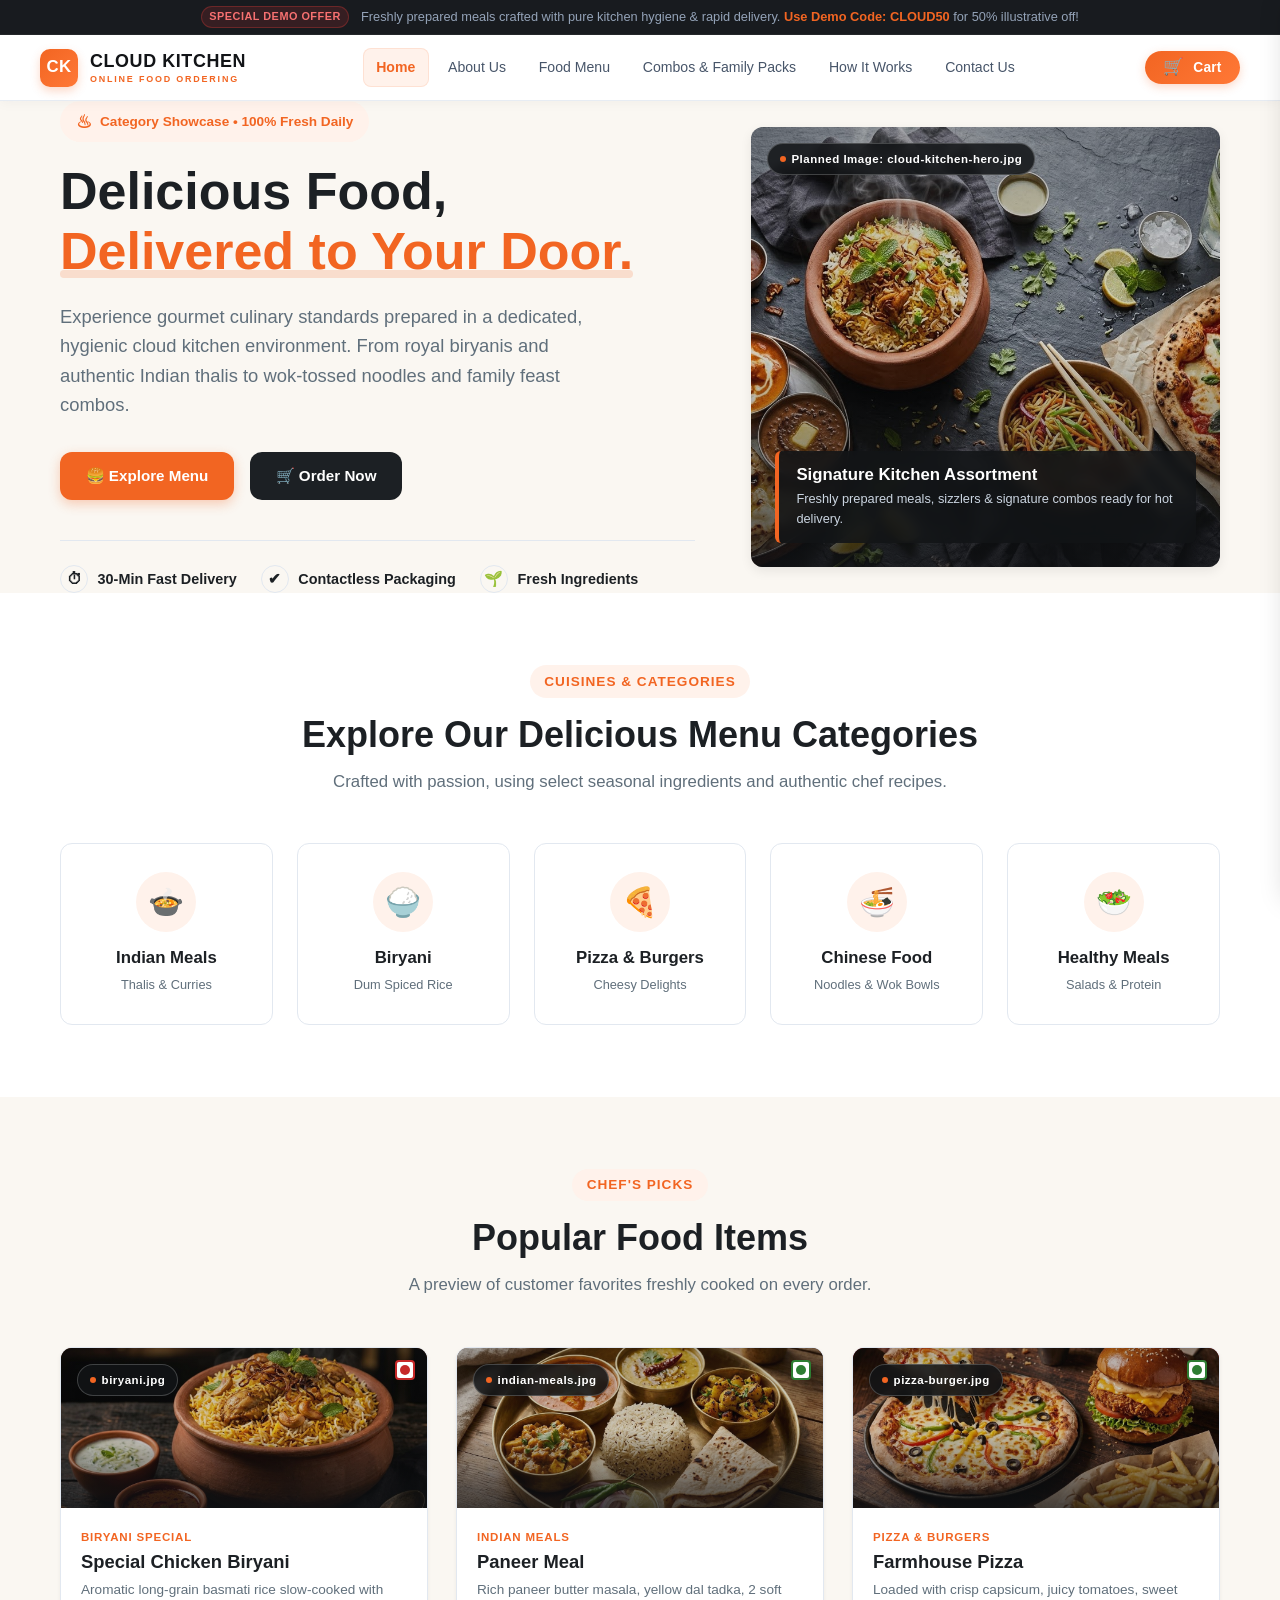
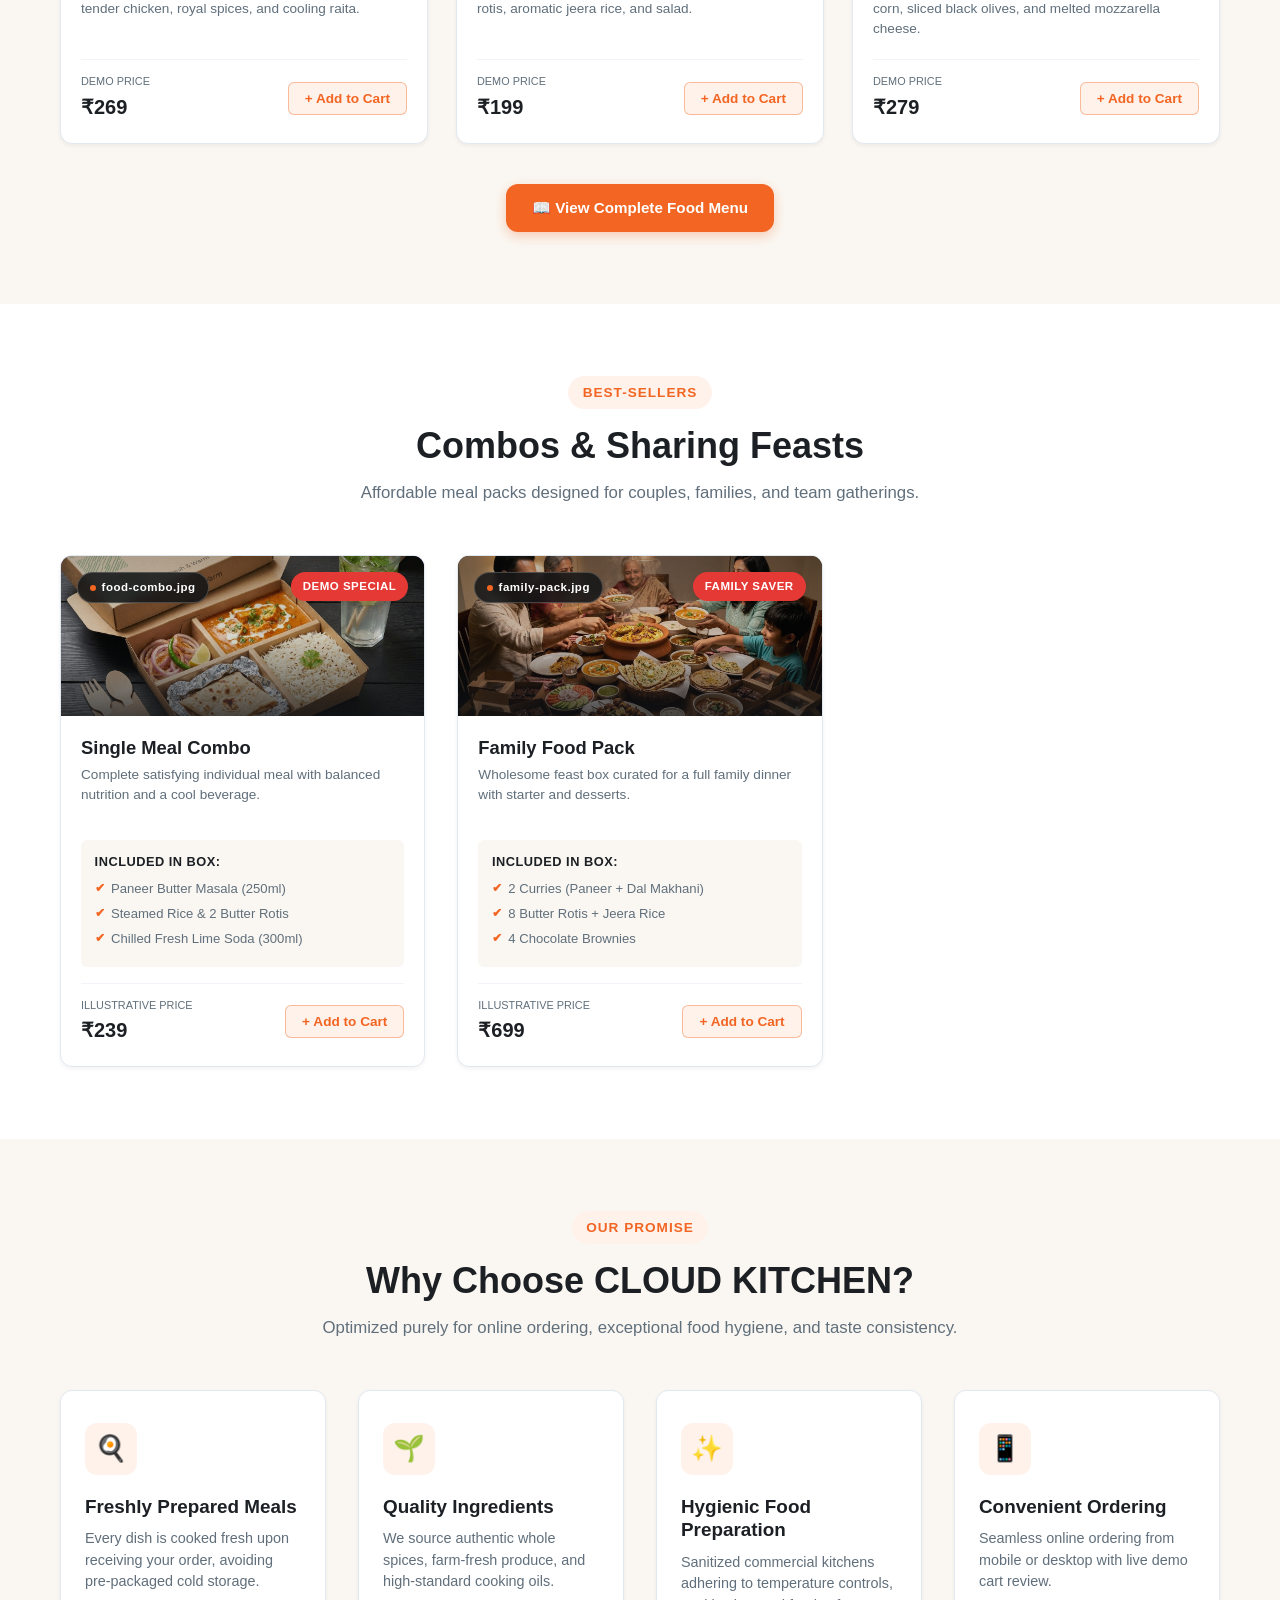
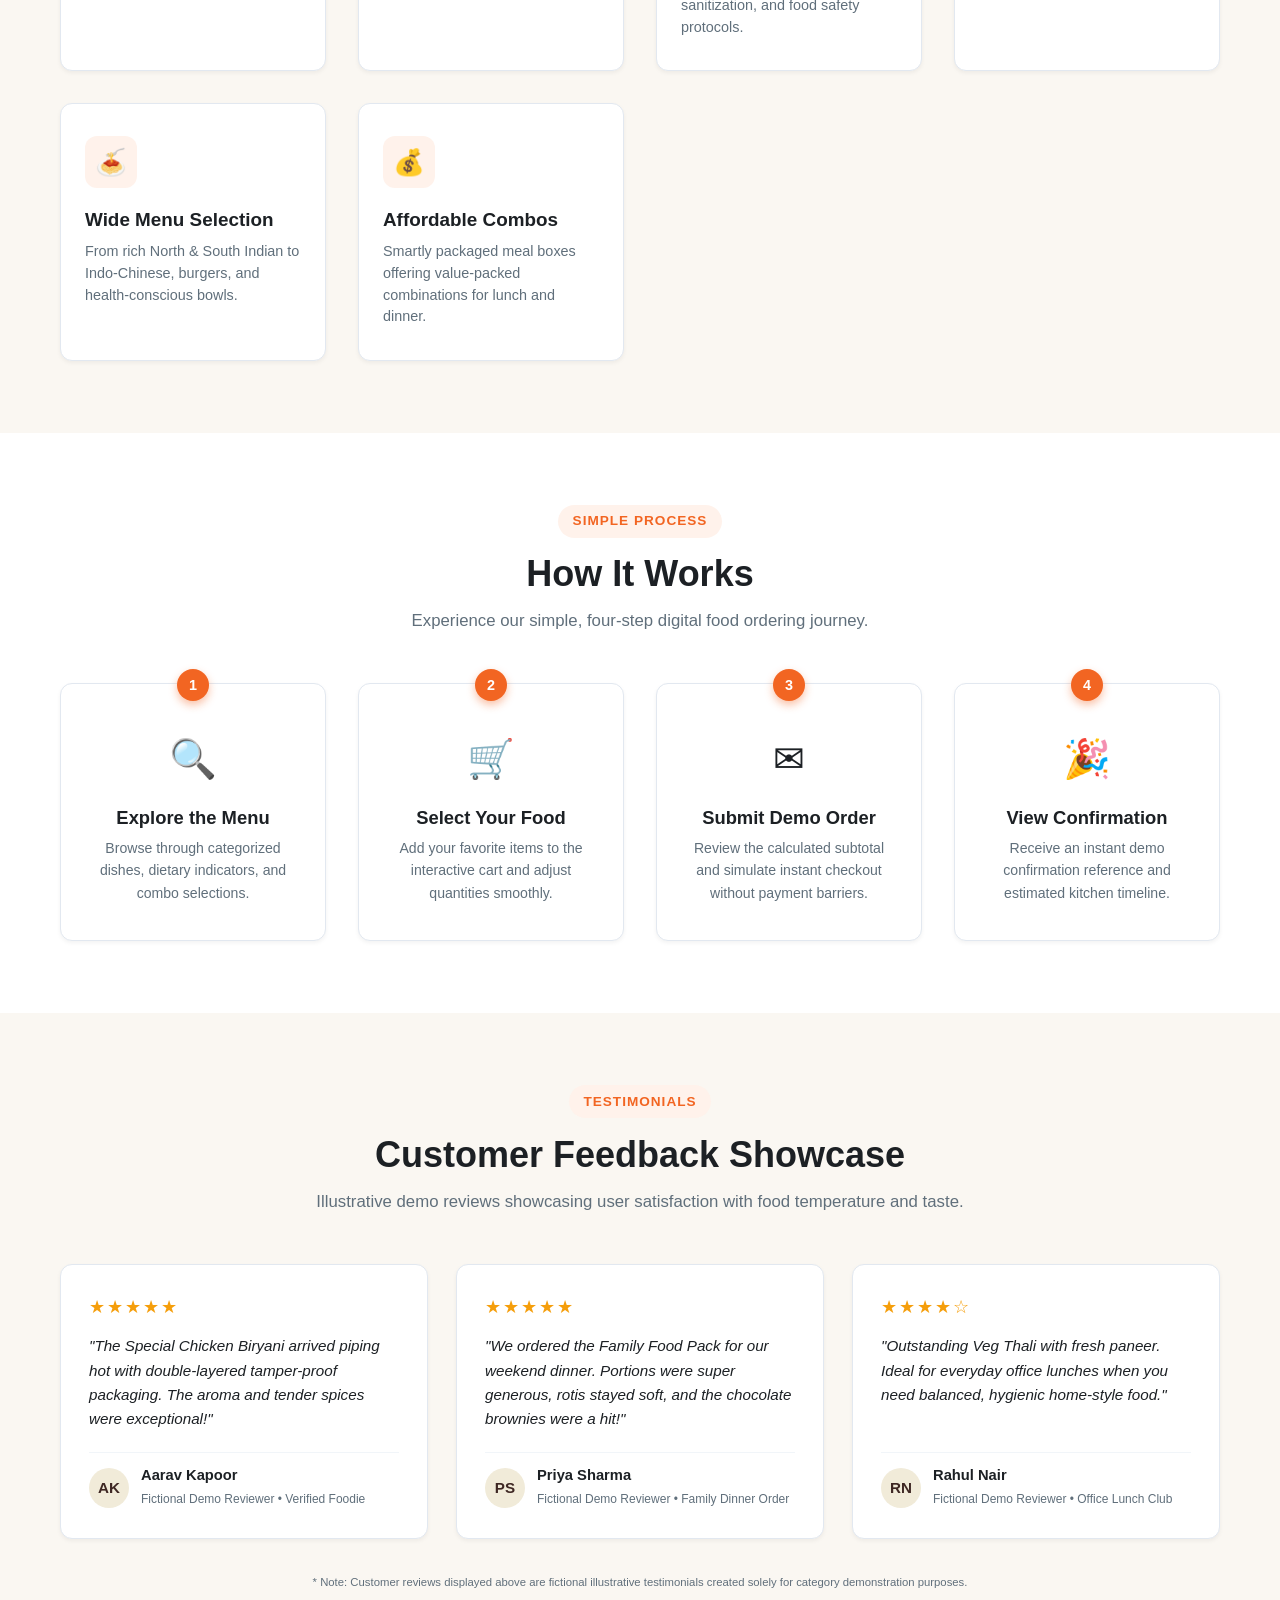
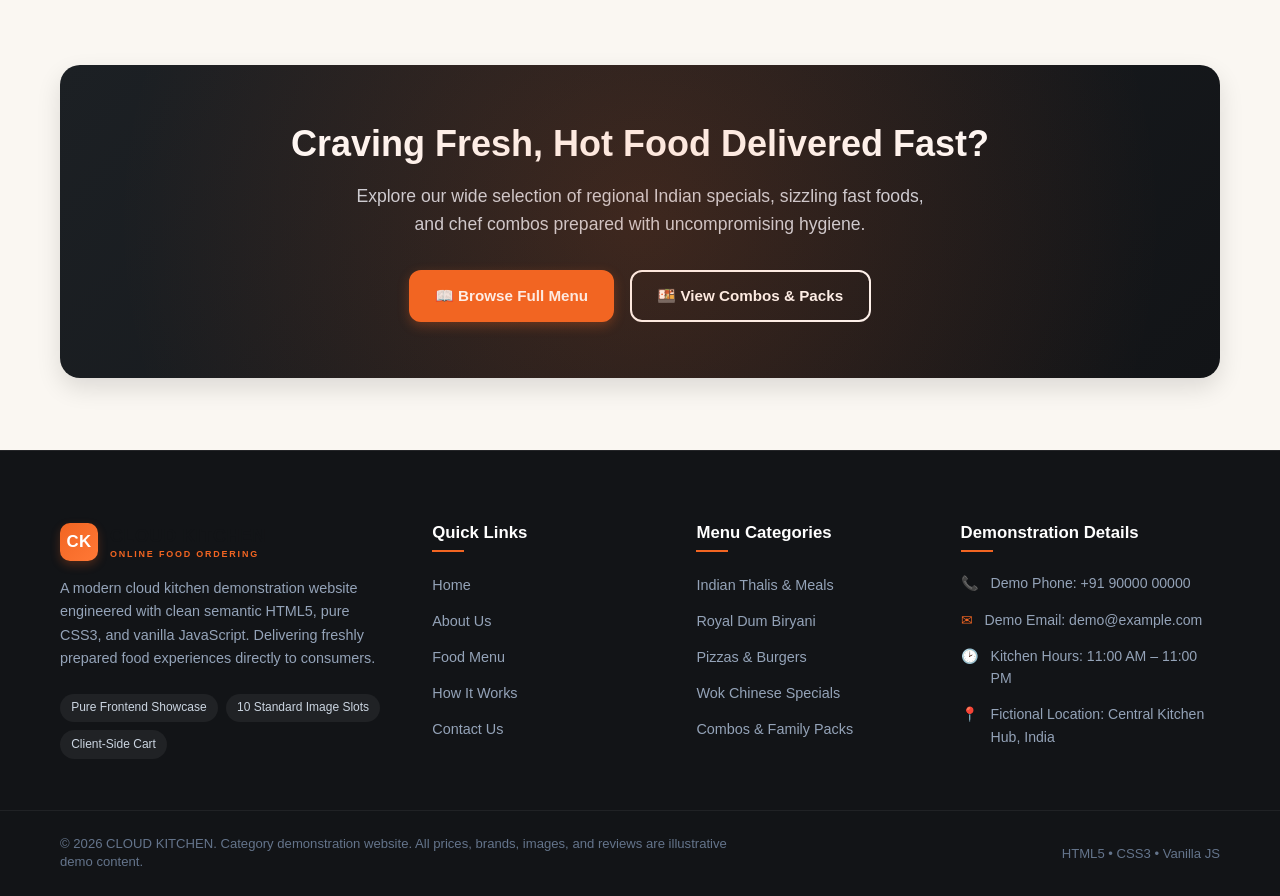
<file: index.html>
<!DOCTYPE html>
<html lang="en">

<head>
  <meta charset="UTF-8">
  <meta name="viewport" content="width=device-width, initial-scale=1.0">
  <title>CLOUD KITCHEN - Freshly Prepared Online Food Ordering</title>
  <meta name="description"
    content="CLOUD KITCHEN offers freshly prepared meals, aromatic biryanis, burgers, pizzas, Chinese bowls, and family packs delivered right to your doorstep.">
  <link rel="stylesheet" href="css/style.css">
</head>

<body>

  <!-- Top Announcement Bar -->
  <div class="announcement-bar">
    <span class="announcement-badge">Special Demo Offer</span>
    <span>Freshly prepared meals crafted with pure kitchen hygiene &amp; rapid delivery. <strong>Use Demo Code:
        CLOUD50</strong> for 50% illustrative off!</span>
  </div>

  <!-- Global Header -->
  <header class="site-header">
    <div class="container navbar">
      <a href="index.html" class="brand-logo" aria-label="CLOUD KITCHEN Homepage">
        <div class="brand-icon">CK</div>
        <div class="brand-text">
          <span class="brand-title">CLOUD KITCHEN</span>
          <span class="brand-subtitle">ONLINE FOOD ORDERING</span>
        </div>
      </a>

      <button class="mobile-toggle" id="mobileMenuToggle" aria-label="Toggle navigation menu" aria-expanded="false">
        <span></span>
        <span></span>
        <span></span>
      </button>

      <nav class="nav-menu" id="navMenu">
        <a href="index.html" class="nav-link active">Home</a>
        <a href="about.html" class="nav-link">About Us</a>
        <a href="menu.html" class="nav-link">Food Menu</a>


        <a href="combos.html" class="nav-link">Combos &amp; Family Packs</a>
        <a href="how-it-works.html" class="nav-link">How It Works</a>
        <a href="contact.html" class="nav-link">Contact Us</a>
      </nav>

      <div class="nav-actions">
        <button class="cart-btn js-cart-toggle" aria-label="View demo cart">
          <span class="cart-icon-wrapper">
            &#128722;
            <span class="cart-count">0</span>
          </span>
          <span>Cart</span>
        </button>
      </div>
    </div>
  </header>

  <!-- Hero Section -->
  <section class="hero-section">
    <div class="container hero-grid">
      <div class="hero-content">
        <div class="hero-tag">
          <span>&#9832;</span> Category Showcase &bull; 100% Fresh Daily
        </div>
        <h1 class="hero-title">
          Delicious Food, <br>
          <span class="highlight">Delivered to Your Door.</span>
        </h1>
        <p class="hero-description">
          Experience gourmet culinary standards prepared in a dedicated, hygienic cloud kitchen environment. From royal
          biryanis and authentic Indian thalis to wok-tossed noodles and family feast combos.
        </p>
        <div class="hero-actions">
          <a href="menu.html" class="btn btn-primary">&#127828; Explore Menu</a>
          <button class="btn btn-secondary js-cart-toggle">&#128722; Order Now</button>
        </div>

        <div class="hero-highlights">
          <div class="hero-feature-pill">
            <span class="pill-icon">&#9201;</span> 30-Min Fast Delivery
          </div>
          <div class="hero-feature-pill">
            <span class="pill-icon">&#10004;</span> Contactless Packaging
          </div>
          <div class="hero-feature-pill">
            <span class="pill-icon">&#127793;</span> Fresh Ingredients
          </div>
        </div>
      </div>

      <!-- Planned Image Slot 1: cloud-kitchen-hero -->
      <!-- PLANNED_IMAGE: cloud-kitchen-hero.jpg -->
      <div class="img-placeholder placeholder-cloud-kitchen-hero ratio-hero" role="img"
        aria-label="Freshly prepared cloud kitchen food assortment presentation">
        <div class="placeholder-badge">
          <span class="dot"></span> Planned Image: cloud-kitchen-hero.jpg
        </div>
        <div class="placeholder-graphic">
          <div class="graphic-icon">&#127858;</div>
          <div class="graphic-shapes">
            <span></span><span></span><span></span>
          </div>
        </div>
        <div class="placeholder-caption">
          <h4>Signature Kitchen Assortment</h4>
          <p>Freshly prepared meals, sizzlers &amp; signature combos ready for hot delivery.</p>
        </div>
      </div>
    </div>
  </section>

  <!-- Food Category Section -->
  <section class="section section-bg-alt">
    <div class="container">
      <div class="section-header">
        <span class="section-tag">Cuisines &amp; Categories</span>
        <h2 class="section-title">Explore Our Delicious Menu Categories</h2>
        <p class="section-subtitle">Crafted with passion, using select seasonal ingredients and authentic chef recipes.
        </p>
      </div>

      <div class="categories-grid">
        <a href="indian-food.html" class="category-card">
          <div class="category-icon">&#127858;</div>
          <h4>Indian Meals</h4>
          <span>Thalis &amp; Curries</span>
        </a>

        <a href="indian-food.html" class="category-card">
          <div class="category-icon">&#127834;</div>
          <h4>Biryani</h4>
          <span>Dum Spiced Rice</span>
        </a>

        <a href="fast-food.html" class="category-card">
          <div class="category-icon">&#127829;</div>
          <h4>Pizza &amp; Burgers</h4>
          <span>Cheesy Delights</span>
        </a>

        <a href="fast-food.html" class="category-card">
          <div class="category-icon">&#127836;</div>
          <h4>Chinese Food</h4>
          <span>Noodles &amp; Wok Bowls</span>
        </a>

        <a href="menu.html" class="category-card">
          <div class="category-icon">&#129367;</div>
          <h4>Healthy Meals</h4>
          <span>Salads &amp; Protein</span>
        </a>

       
      </div>
    </div>
  </section>

  <!-- Popular Food Items Section -->
  <section class="section">
    <div class="container">
      <div class="section-header">
        <span class="section-tag">Chef's Picks</span>
        <h2 class="section-title">Popular Food Items</h2>
        <p class="section-subtitle">A preview of customer favorites freshly cooked on every order.</p>
      </div>

      <div class="food-grid">
        <!-- Item 1: Special Chicken Biryani -->
        <div class="food-card">
          <div class="food-card-header">
            <!-- Planned Image Slot 3: biryani -->
            <!-- PLANNED_IMAGE: biryani.jpg -->
            <div class="img-placeholder placeholder-biryani ratio-4x3" role="img"
              aria-label="Special Chicken Biryani placeholder">
              <div class="placeholder-badge"><span class="dot"></span> biryani.jpg</div>
              <div class="placeholder-graphic">
                <div class="graphic-icon">&#127834;</div>
              </div>
            </div>
            <div class="diet-indicator non-veg" title="Non-Vegetarian"></div>
          </div>
          <div class="food-card-body">
            <span class="food-category-label">Biryani Special</span>
            <h4 class="food-title">Special Chicken Biryani</h4>
            <p class="food-desc">Aromatic long-grain basmati rice slow-cooked with tender chicken, royal spices, and
              cooling raita.</p>
            <div class="food-card-footer">
              <div class="price-box">
                <span class="price-label">Demo Price</span>
                <span class="food-price">&#8377;269</span>
              </div>
              <button class="add-cart-btn js-add-to-cart" data-id="biryani-special" data-name="Special Chicken Biryani"
                data-price="269" data-category="biryani">
                &#43; Add to Cart
              </button>
            </div>
          </div>
        </div>

        <!-- Item 2: Paneer Meal Thali -->
        <div class="food-card">
          <div class="food-card-header">
            <!-- Planned Image Slot 2: indian-meals -->
            <!-- PLANNED_IMAGE: indian-meals.jpg -->
            <div class="img-placeholder placeholder-indian-meals ratio-4x3" role="img"
              aria-label="Paneer Meal placeholder">
              <div class="placeholder-badge"><span class="dot"></span> indian-meals.jpg</div>
              <div class="placeholder-graphic">
                <div class="graphic-icon">&#127858;</div>
              </div>
            </div>
            <div class="diet-indicator veg" title="Pure Vegetarian"></div>
          </div>
          <div class="food-card-body">
            <span class="food-category-label">Indian Meals</span>
            <h4 class="food-title">Paneer Meal</h4>
            <p class="food-desc">Rich paneer butter masala, yellow dal tadka, 2 soft rotis, aromatic jeera rice, and
              salad.</p>
            <div class="food-card-footer">
              <div class="price-box">
                <span class="price-label">Demo Price</span>
                <span class="food-price">&#8377;199</span>
              </div>
              <button class="add-cart-btn js-add-to-cart" data-id="paneer-meal" data-name="Paneer Meal" data-price="199"
                data-category="indian">
                &#43; Add to Cart
              </button>
            </div>
          </div>
        </div>

        <!-- Item 3: Farmhouse Pizza -->
        <div class="food-card">
          <div class="food-card-header">
            <!-- Planned Image Slot 4: pizza-burger -->
            <!-- PLANNED_IMAGE: pizza-burger.jpg -->
            <div class="img-placeholder placeholder-pizza-burger ratio-4x3" role="img"
              aria-label="Farmhouse Pizza placeholder">
              <div class="placeholder-badge"><span class="dot"></span> pizza-burger.jpg</div>
              <div class="placeholder-graphic">
                <div class="graphic-icon">&#127829;</div>
              </div>
            </div>
            <div class="diet-indicator veg" title="Pure Vegetarian"></div>
          </div>
          <div class="food-card-body">
            <span class="food-category-label">Pizza &amp; Burgers</span>
            <h4 class="food-title">Farmhouse Pizza</h4>
            <p class="food-desc">Loaded with crisp capsicum, juicy tomatoes, sweet corn, sliced black olives, and melted
              mozzarella cheese.</p>
            <div class="food-card-footer">
              <div class="price-box">
                <span class="price-label">Demo Price</span>
                <span class="food-price">&#8377;279</span>
              </div>
              <button class="add-cart-btn js-add-to-cart" data-id="farmhouse-pizza" data-name="Farmhouse Pizza"
                data-price="279" data-category="pizza-burger">
                &#43; Add to Cart
              </button>
            </div>
          </div>
        </div>

       
      </div>

      <div style="text-align: center; margin-top: 2.5rem;">
        <a href="menu.html" class="btn btn-primary">&#128214; View Complete Food Menu</a>
      </div>
    </div>
  </section>

  <!-- Best-selling Meals & Combos Highlight -->
  <section class="section section-bg-alt">
    <div class="container">
      <div class="section-header">
        <span class="section-tag">Best-Sellers</span>
        <h2 class="section-title">Combos &amp; Sharing Feasts</h2>
        <p class="section-subtitle">Affordable meal packs designed for couples, families, and team gatherings.</p>
      </div>

      <div class="combo-grid">
        <!-- Combo 1 -->
        <div class="combo-card">
          <span class="combo-ribbon">Demo Special</span>
          <div class="food-card-header">
            <!-- Planned Image Slot 7: food-combo -->
            <!-- PLANNED_IMAGE: food-combo.jpg -->
            <div class="img-placeholder placeholder-food-combo ratio-4x3" role="img"
              aria-label="Single Meal Combo placeholder">
              <div class="placeholder-badge"><span class="dot"></span> food-combo.jpg</div>
              <div class="placeholder-graphic">
                <div class="graphic-icon">&#127857;</div>
              </div>
            </div>
          </div>
          <div class="food-card-body">
            <h4 class="food-title">Single Meal Combo</h4>
            <p class="food-desc">Complete satisfying individual meal with balanced nutrition and a cool beverage.</p>
            <div class="combo-items-list">
              <h5>Included In Box:</h5>
              <ul>
                <li>Paneer Butter Masala (250ml)</li>
                <li>Steamed Rice &amp; 2 Butter Rotis</li>
                <li>Chilled Fresh Lime Soda (300ml)</li>
              </ul>
            </div>
            <div class="food-card-footer">
              <div class="price-box">
                <span class="price-label">Illustrative Price</span>
                <span class="food-price">&#8377;239</span>
              </div>
              <button class="add-cart-btn js-add-to-cart" data-id="combo-single" data-name="Single Meal Combo"
                data-price="239" data-category="combos">
                &#43; Add to Cart
              </button>
            </div>
          </div>
        </div>

        <!-- Combo 2 -->
        <div class="combo-card">
          <span class="combo-ribbon">Family Saver</span>
          <div class="food-card-header">
            <!-- Planned Image Slot 8: family-pack -->
            <!-- PLANNED_IMAGE: family-pack.jpg -->
            <div class="img-placeholder placeholder-family-pack ratio-4x3" role="img"
              aria-label="Family Food Pack placeholder">
              <div class="placeholder-badge"><span class="dot"></span> family-pack.jpg</div>
              <div class="placeholder-graphic">
                <div class="graphic-icon">&#128106;</div>
              </div>
            </div>
          </div>
          <div class="food-card-body">
            <h4 class="food-title">Family Food Pack</h4>
            <p class="food-desc">Wholesome feast box curated for a full family dinner with starter and desserts.</p>
            <div class="combo-items-list">
              <h5>Included In Box:</h5>
              <ul>
                <li>2 Curries (Paneer + Dal Makhani)</li>
                <li>8 Butter Rotis + Jeera Rice</li>
                <li>4 Chocolate Brownies</li>
              </ul>
            </div>
            <div class="food-card-footer">
              <div class="price-box">
                <span class="price-label">Illustrative Price</span>
                <span class="food-price">&#8377;699</span>
              </div>
              <button class="add-cart-btn js-add-to-cart" data-id="pack-family" data-name="Family Food Pack"
                data-price="699" data-category="combos">
                &#43; Add to Cart
              </button>
            </div>
          </div>
        </div>
      </div>
    </div>
  </section>

  <!-- Why Choose Us Section -->
  <section class="section">
    <div class="container">
      <div class="section-header">
        <span class="section-tag">Our Promise</span>
        <h2 class="section-title">Why Choose CLOUD KITCHEN?</h2>
        <p class="section-subtitle">Optimized purely for online ordering, exceptional food hygiene, and taste
          consistency.</p>
      </div>

      <div class="features-grid">
        <div class="feature-card">
          <div class="feature-icon-wrapper">&#127859;</div>
          <h3>Freshly Prepared Meals</h3>
          <p>Every dish is cooked fresh upon receiving your order, avoiding pre-packaged cold storage.</p>
        </div>

        <div class="feature-card">
          <div class="feature-icon-wrapper">&#127793;</div>
          <h3>Quality Ingredients</h3>
          <p>We source authentic whole spices, farm-fresh produce, and high-standard cooking oils.</p>
        </div>

        <div class="feature-card">
          <div class="feature-icon-wrapper">&#10024;</div>
          <h3>Hygienic Food Preparation</h3>
          <p>Sanitized commercial kitchens adhering to temperature controls, sanitization, and food safety protocols.
          </p>
        </div>

        <div class="feature-card">
          <div class="feature-icon-wrapper">&#128241;</div>
          <h3>Convenient Ordering</h3>
          <p>Seamless online ordering from mobile or desktop with live demo cart review.</p>
        </div>

        <div class="feature-card">
          <div class="feature-icon-wrapper">&#127837;</div>
          <h3>Wide Menu Selection</h3>
          <p>From rich North &amp; South Indian to Indo-Chinese, burgers, and health-conscious bowls.</p>
        </div>

        <div class="feature-card">
          <div class="feature-icon-wrapper">&#128176;</div>
          <h3>Affordable Combos</h3>
          <p>Smartly packaged meal boxes offering value-packed combinations for lunch and dinner.</p>
        </div>
      </div>
    </div>
  </section>

  <!-- How It Works Section -->
  <section class="section section-bg-alt">
    <div class="container">
      <div class="section-header">
        <span class="section-tag">Simple Process</span>
        <h2 class="section-title">How It Works</h2>
        <p class="section-subtitle">Experience our simple, four-step digital food ordering journey.</p>
      </div>

      <div class="steps-grid">
        <div class="step-card">
          <div class="step-badge">1</div>
          <div class="step-icon">&#128269;</div>
          <h3>Explore the Menu</h3>
          <p>Browse through categorized dishes, dietary indicators, and combo selections.</p>
        </div>

        <div class="step-card">
          <div class="step-badge">2</div>
          <div class="step-icon">&#128722;</div>
          <h3>Select Your Food</h3>
          <p>Add your favorite items to the interactive cart and adjust quantities smoothly.</p>
        </div>

        <div class="step-card">
          <div class="step-badge">3</div>
          <div class="step-icon">&#9993;</div>
          <h3>Submit Demo Order</h3>
          <p>Review the calculated subtotal and simulate instant checkout without payment barriers.</p>
        </div>

        <div class="step-card">
          <div class="step-badge">4</div>
          <div class="step-icon">&#127881;</div>
          <h3>View Confirmation</h3>
          <p>Receive an instant demo confirmation reference and estimated kitchen timeline.</p>
        </div>
      </div>
    </div>
  </section>

  <!-- Customer Feedback Section (Fictional Demo Reviews) -->
  <section class="section">
    <div class="container">
      <div class="section-header">
        <span class="section-tag">Testimonials</span>
        <h2 class="section-title">Customer Feedback Showcase</h2>
        <p class="section-subtitle">Illustrative demo reviews showcasing user satisfaction with food temperature and
          taste.</p>
      </div>

      <div class="reviews-grid">
        <div class="review-card">
          <div class="review-rating">&#9733;&#9733;&#9733;&#9733;&#9733;</div>
          <p class="review-text">"The Special Chicken Biryani arrived piping hot with double-layered tamper-proof
            packaging. The aroma and tender spices were exceptional!"</p>
          <div class="review-author">
            <div class="author-avatar">AK</div>
            <div class="author-info">
              <h5>Aarav Kapoor</h5>
              <span>Fictional Demo Reviewer &bull; Verified Foodie</span>
            </div>
          </div>
        </div>

        <div class="review-card">
          <div class="review-rating">&#9733;&#9733;&#9733;&#9733;&#9733;</div>
          <p class="review-text">"We ordered the Family Food Pack for our weekend dinner. Portions were super generous,
            rotis stayed soft, and the chocolate brownies were a hit!"</p>
          <div class="review-author">
            <div class="author-avatar">PS</div>
            <div class="author-info">
              <h5>Priya Sharma</h5>
              <span>Fictional Demo Reviewer &bull; Family Dinner Order</span>
            </div>
          </div>
        </div>

        <div class="review-card">
          <div class="review-rating">&#9733;&#9733;&#9733;&#9733;&#9734;</div>
          <p class="review-text">"Outstanding Veg Thali with fresh paneer. Ideal for everyday office lunches when you
            need balanced, hygienic home-style food."</p>
          <div class="review-author">
            <div class="author-avatar">RN</div>
            <div class="author-info">
              <h5>Rahul Nair</h5>
              <span>Fictional Demo Reviewer &bull; Office Lunch Club</span>
            </div>
          </div>
        </div>
      </div>

      <div class="demo-review-disclaimer">
        <small>* Note: Customer reviews displayed above are fictional illustrative testimonials created solely for
          category demonstration purposes.</small>
      </div>
    </div>
  </section>

  <!-- Call to Action Banner -->
  <section class="section" style="padding-top: 0;">
    <div class="container">
      <div class="cta-banner">
        <h2>Craving Fresh, Hot Food Delivered Fast?</h2>
        <p>Explore our wide selection of regional Indian specials, sizzling fast foods, and chef combos prepared with
          uncompromising hygiene.</p>
        <div class="cta-buttons">
          <a href="menu.html" class="btn btn-primary">&#128214; Browse Full Menu</a>
          <a href="combos.html" class="btn btn-outline-white">&#127857; View Combos &amp; Packs</a>
        </div>
      </div>
    </div>
  </section>

  <!-- Global Footer -->
  <footer class="site-footer">
    <div class="footer-top">
      <div class="container footer-grid">
        <div class="footer-col footer-brand">
          <a href="index.html" class="brand-logo">
            <div class="brand-icon">CK</div>
            <div class="brand-text">
              <span class="brand-title">CLOUD KITCHEN</span>
              <span class="brand-subtitle">ONLINE FOOD ORDERING</span>
            </div>
          </a>
          <p>
            A modern cloud kitchen demonstration website engineered with clean semantic HTML5, pure CSS3, and vanilla
            JavaScript. Delivering freshly prepared food experiences directly to consumers.
          </p>
          <div class="footer-badge-list">
            <span class="footer-pill">Pure Frontend Showcase</span>
            <span class="footer-pill">10 Standard Image Slots</span>
            <span class="footer-pill">Client-Side Cart</span>
          </div>
        </div>

        <div class="footer-col">
          <h4>Quick Links</h4>
          <ul class="footer-links">
            <li><a href="index.html">Home</a></li>
            <li><a href="about.html">About Us</a></li>
            <li><a href="menu.html">Food Menu</a></li>
            <li><a href="how-it-works.html">How It Works</a></li>
            <li><a href="contact.html">Contact Us</a></li>
          </ul>
        </div>

        <div class="footer-col">
          <h4>Menu Categories</h4>
          <ul class="footer-links">
            <li><a href="indian-food.html">Indian Thalis &amp; Meals</a></li>
            <li><a href="indian-food.html">Royal Dum Biryani</a></li>
            <li><a href="fast-food.html">Pizzas &amp; Burgers</a></li>
            <li><a href="fast-food.html">Wok Chinese Specials</a></li>
            <li><a href="combos.html">Combos &amp; Family Packs</a></li>
          </ul>
        </div>

        <div class="footer-col">
          <h4>Demonstration Details</h4>
          <div class="footer-contact-item">
            <span>&#128222;</span>
            <div>Demo Phone: +91 90000 00000</div>
          </div>
          <div class="footer-contact-item">
            <span>&#9993;</span>
            <div>Demo Email: demo@example.com</div>
          </div>
          <div class="footer-contact-item">
            <span>&#128337;</span>
            <div>Kitchen Hours: 11:00 AM &ndash; 11:00 PM</div>
          </div>
          <div class="footer-contact-item">
            <span>&#128205;</span>
            <div>Fictional Location: Central Kitchen Hub, India</div>
          </div>
        </div>
      </div>
    </div>

    <div class="footer-bottom">
      <div class="container footer-bottom-flex">
        <div class="footer-disclaimer-note">
          &copy; 2026 CLOUD KITCHEN. Category demonstration website. All prices, brands, images, and reviews are
          illustrative demo content.
        </div>
        <div>
          <span>HTML5 &bull; CSS3 &bull; Vanilla JS</span>
        </div>
      </div>
    </div>
  </footer>

  <!-- Slide-out Cart Drawer (Local Frontend Demo) -->
  <div class="cart-overlay" id="cartOverlay"></div>
  <aside class="cart-drawer" id="cartDrawer" aria-label="Demo food shopping cart">
    <div class="cart-header">
      <h3>Your Demo Cart</h3>
      <button class="cart-close-btn" id="cartCloseBtn" aria-label="Close cart">&times;</button>
    </div>

    <div class="cart-items-container" id="cartItemsList">
      <!-- Items dynamically populated via js/script.js -->
    </div>

    <!-- Empty State -->
    <div class="cart-empty-state" id="cartEmptyState">
      <div class="cart-empty-icon">&#128722;</div>
      <h4>Your cart is empty</h4>
      <p style="font-size: 0.85rem; color: #606f7b; margin-bottom: 1.25rem;">Looks like you haven't added any delicious
        food items yet.</p>
      <button class="btn btn-primary btn-sm" id="startExploringBtn">Explore Food Menu</button>
    </div>

    <div class="cart-footer">
      <div class="cart-summary-line">
        <span>Subtotal</span>
        <strong id="cartSubtotal">&#8377;0</strong>
      </div>
      <div class="cart-summary-line">
        <span>Kitchen Packaging &amp; GST (5%)</span>
        <strong id="cartTax">&#8377;0</strong>
      </div>
      <div class="cart-summary-total">
        <span>Total Payable (Demo)</span>
        <span style="color: var(--color-orange);" id="cartTotal">&#8377;0</span>
      </div>
      <button class="btn btn-primary btn-block" id="checkoutBtn" disabled>
        Proceed to Demo Checkout
      </button>
      <div class="demo-order-badge">
        &#128274; 100% Frontend Demonstration &bull; No Real Charge
      </div>
    </div>
  </aside>

  <!-- Checkout & Confirmation Modal -->
  <div class="modal-overlay" id="checkoutModalOverlay">
    <div class="modal-box">
      <button class="modal-close-btn" id="modalCloseBtn" aria-label="Close modal">&times;</button>
      <div id="modalContentArea">
        <!-- Content injected dynamically via script.js -->
      </div>
    </div>
  </div>

  <!-- Scroll To Top Button -->
  <button class="scroll-top-btn" id="scrollTopBtn" title="Back to top" aria-label="Back to top">&#8593;</button>

  <script src="js/script.js"></script>
</body>

</html>
</file>
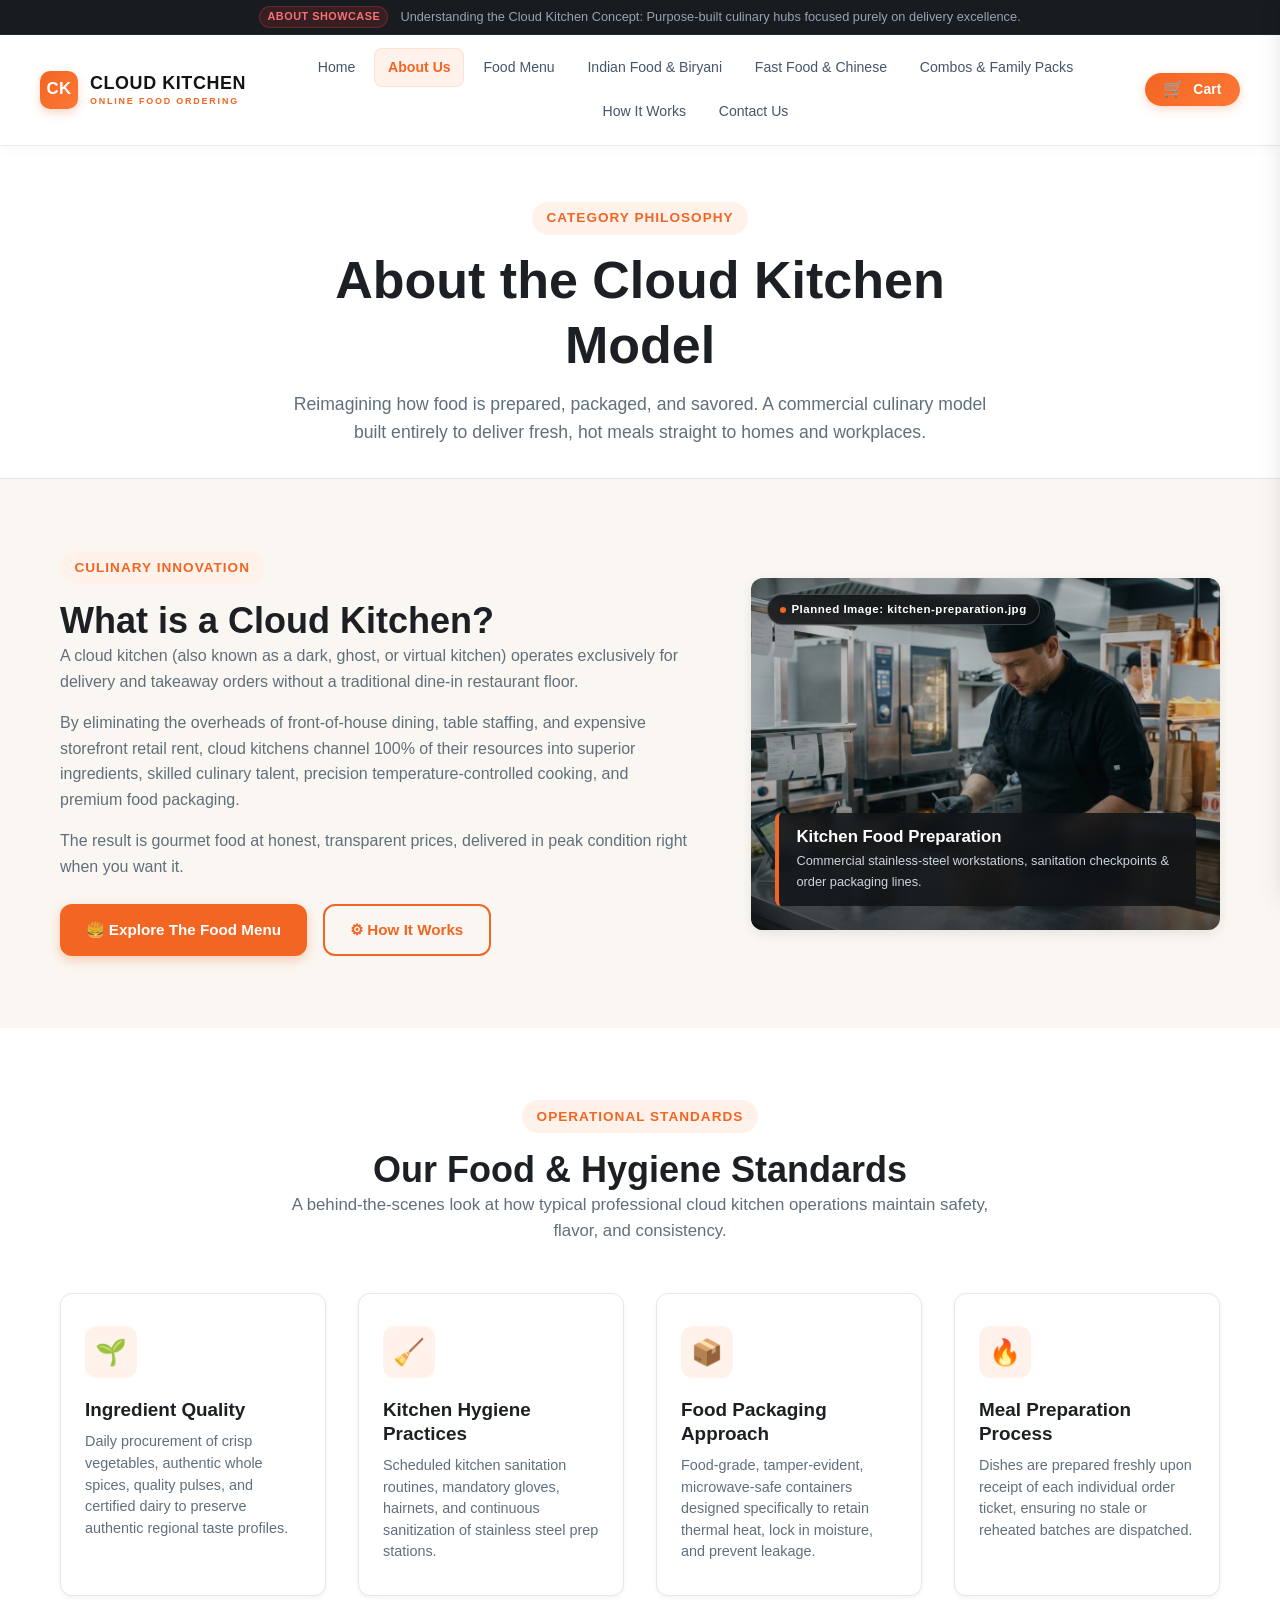
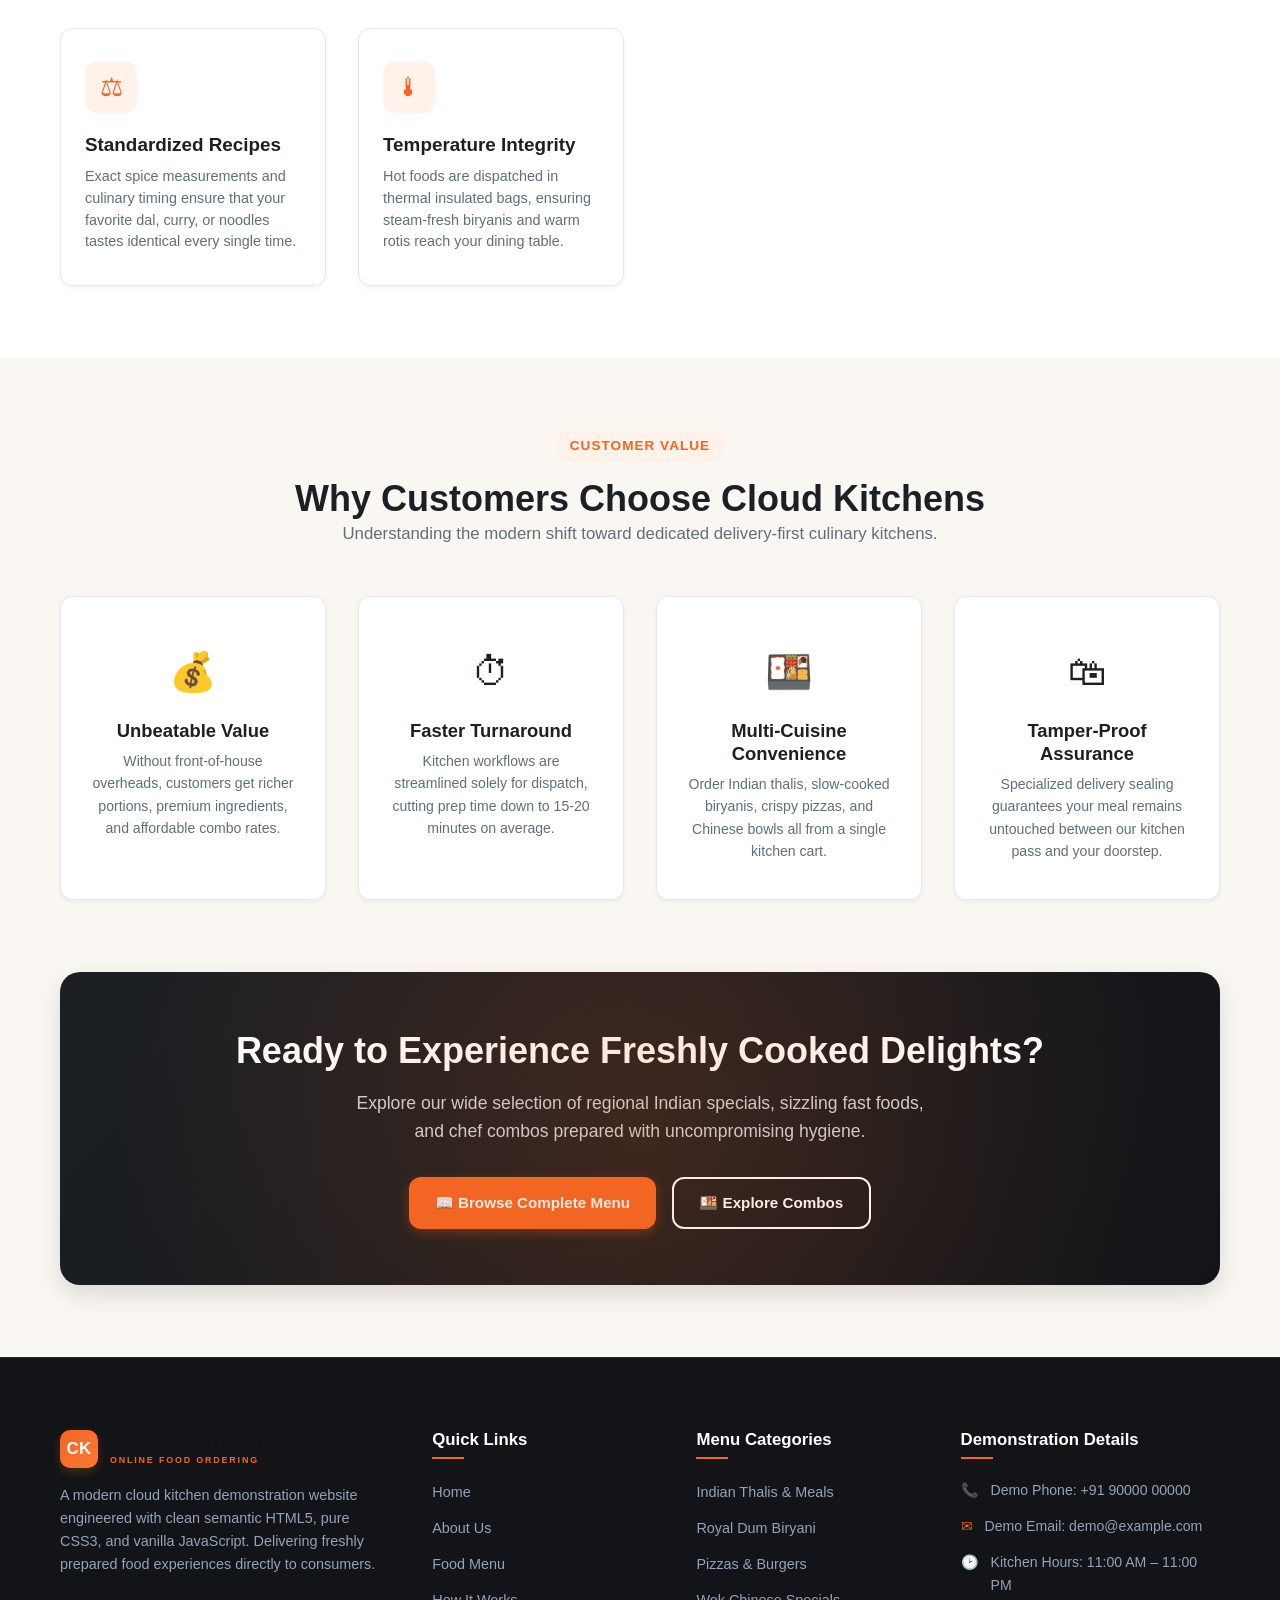
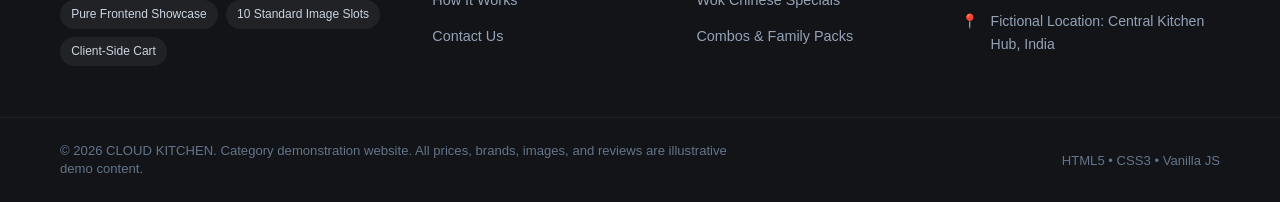
<file: about.html>
<!DOCTYPE html>
<html lang="en">
<head>
  <meta charset="UTF-8">
  <meta name="viewport" content="width=device-width, initial-scale=1.0">
  <title>About Us - CLOUD KITCHEN</title>
  <meta name="description" content="Discover the cloud kitchen culinary model: fresh cooking on demand, certified food hygiene standards, and modern contactless delivery packaging.">
  <link rel="stylesheet" href="css/style.css">
</head>
<body>

  <!-- Top Announcement Bar -->
  <div class="announcement-bar">
    <span class="announcement-badge">About Showcase</span>
    <span>Understanding the Cloud Kitchen Concept: Purpose-built culinary hubs focused purely on delivery excellence.</span>
  </div>

  <!-- Global Header -->
  <header class="site-header">
    <div class="container navbar">
      <a href="index.html" class="brand-logo" aria-label="CLOUD KITCHEN Homepage">
        <div class="brand-icon">CK</div>
        <div class="brand-text">
          <span class="brand-title">CLOUD KITCHEN</span>
          <span class="brand-subtitle">ONLINE FOOD ORDERING</span>
        </div>
      </a>

      <button class="mobile-toggle" id="mobileMenuToggle" aria-label="Toggle navigation menu" aria-expanded="false">
        <span></span>
        <span></span>
        <span></span>
      </button>

      <nav class="nav-menu" id="navMenu">
        <a href="index.html" class="nav-link">Home</a>
        <a href="about.html" class="nav-link active">About Us</a>
        <a href="menu.html" class="nav-link">Food Menu</a>
        <a href="indian-food.html" class="nav-link">Indian Food &amp; Biryani</a>
        <a href="fast-food.html" class="nav-link">Fast Food &amp; Chinese</a>
        <a href="combos.html" class="nav-link">Combos &amp; Family Packs</a>
        <a href="how-it-works.html" class="nav-link">How It Works</a>
        <a href="contact.html" class="nav-link">Contact Us</a>
      </nav>

      <div class="nav-actions">
        <button class="cart-btn js-cart-toggle" aria-label="View demo cart">
          <span class="cart-icon-wrapper">
            &#128722;
            <span class="cart-count">0</span>
          </span>
          <span>Cart</span>
        </button>
      </div>
    </div>
  </header>

  <!-- Page Header -->
  <section class="section" style="padding: 3.5rem 0 2rem; background: #ffffff; border-bottom: 1px solid var(--border-color);">
    <div class="container" style="text-align: center; max-width: 750px;">
      <span class="section-tag">Category Philosophy</span>
      <h1>About the Cloud Kitchen Model</h1>
      <p style="font-size: 1.1rem; margin-top: 0.75rem;">
        Reimagining how food is prepared, packaged, and savored. A commercial culinary model built entirely to deliver fresh, hot meals straight to homes and workplaces.
      </p>
    </div>
  </section>

  <!-- Cloud Kitchen Concept & Image Slot 9 -->
  <section class="section">
    <div class="container hero-grid">
      <div>
        <span class="section-tag">Culinary Innovation</span>
        <h2>What is a Cloud Kitchen?</h2>
        <p style="margin-bottom: 1rem;">
          A cloud kitchen (also known as a dark, ghost, or virtual kitchen) operates exclusively for delivery and takeaway orders without a traditional dine-in restaurant floor. 
        </p>
        <p style="margin-bottom: 1rem;">
          By eliminating the overheads of front-of-house dining, table staffing, and expensive storefront retail rent, cloud kitchens channel 100% of their resources into superior ingredients, skilled culinary talent, precision temperature-controlled cooking, and premium food packaging.
        </p>
        <p style="margin-bottom: 1.5rem;">
          The result is gourmet food at honest, transparent prices, delivered in peak condition right when you want it.
        </p>
        <div style="display: flex; gap: 1rem; flex-wrap: wrap;">
          <a href="menu.html" class="btn btn-primary">&#127828; Explore The Food Menu</a>
          <a href="how-it-works.html" class="btn btn-outline">&#9881; How It Works</a>
        </div>
      </div>

      <!-- Planned Image Slot 9: kitchen-preparation -->
      <!-- PLANNED_IMAGE: kitchen-preparation.jpg -->
      <div class="img-placeholder placeholder-kitchen-preparation ratio-4x3" role="img" aria-label="Professional kitchen food preparation placeholder">
        <div class="placeholder-badge">
          <span class="dot"></span> Planned Image: kitchen-preparation.jpg
        </div>
        <div class="placeholder-graphic">
          <div class="graphic-icon">&#128104;&#8205;&#127859;</div>
          <div class="graphic-shapes">
            <span></span><span></span><span></span>
          </div>
        </div>
        <div class="placeholder-caption">
          <h4>Kitchen Food Preparation</h4>
          <p>Commercial stainless-steel workstations, sanitation checkpoints &amp; order packaging lines.</p>
        </div>
      </div>
    </div>
  </section>

  <!-- Food Preparation Philosophy & Hygiene -->
  <section class="section section-bg-alt">
    <div class="container">
      <div class="section-header">
        <span class="section-tag">Operational Standards</span>
        <h2>Our Food &amp; Hygiene Standards</h2>
        <p class="section-subtitle">A behind-the-scenes look at how typical professional cloud kitchen operations maintain safety, flavor, and consistency.</p>
      </div>

      <div class="features-grid">
        <div class="feature-card">
          <div class="feature-icon-wrapper">&#127793;</div>
          <h3>Ingredient Quality</h3>
          <p>Daily procurement of crisp vegetables, authentic whole spices, quality pulses, and certified dairy to preserve authentic regional taste profiles.</p>
        </div>

        <div class="feature-card">
          <div class="feature-icon-wrapper">&#129529;</div>
          <h3>Kitchen Hygiene Practices</h3>
          <p>Scheduled kitchen sanitation routines, mandatory gloves, hairnets, and continuous sanitization of stainless steel prep stations.</p>
        </div>

        <div class="feature-card">
          <div class="feature-icon-wrapper">&#128230;</div>
          <h3>Food Packaging Approach</h3>
          <p>Food-grade, tamper-evident, microwave-safe containers designed specifically to retain thermal heat, lock in moisture, and prevent leakage.</p>
        </div>

        <div class="feature-card">
          <div class="feature-icon-wrapper">&#128293;</div>
          <h3>Meal Preparation Process</h3>
          <p>Dishes are prepared freshly upon receipt of each individual order ticket, ensuring no stale or reheated batches are dispatched.</p>
        </div>

        <div class="feature-card">
          <div class="feature-icon-wrapper">&#9878;</div>
          <h3>Standardized Recipes</h3>
          <p>Exact spice measurements and culinary timing ensure that your favorite dal, curry, or noodles tastes identical every single time.</p>
        </div>

        <div class="feature-card">
          <div class="feature-icon-wrapper">&#127777;</div>
          <h3>Temperature Integrity</h3>
          <p>Hot foods are dispatched in thermal insulated bags, ensuring steam-fresh biryanis and warm rotis reach your dining table.</p>
        </div>
      </div>
    </div>
  </section>

  <!-- Why Customers Choose Cloud Kitchens -->
  <section class="section">
    <div class="container">
      <div class="section-header">
        <span class="section-tag">Customer Value</span>
        <h2>Why Customers Choose Cloud Kitchens</h2>
        <p class="section-subtitle">Understanding the modern shift toward dedicated delivery-first culinary kitchens.</p>
      </div>

      <div class="steps-grid">
        <div class="step-card">
          <div class="step-icon">&#128176;</div>
          <h3>Unbeatable Value</h3>
          <p>Without front-of-house overheads, customers get richer portions, premium ingredients, and affordable combo rates.</p>
        </div>

        <div class="step-card">
          <div class="step-icon">&#9201;</div>
          <h3>Faster Turnaround</h3>
          <p>Kitchen workflows are streamlined solely for dispatch, cutting prep time down to 15-20 minutes on average.</p>
        </div>

        <div class="step-card">
          <div class="step-icon">&#127857;</div>
          <h3>Multi-Cuisine Convenience</h3>
          <p>Order Indian thalis, slow-cooked biryanis, crispy pizzas, and Chinese bowls all from a single kitchen cart.</p>
        </div>

        <div class="step-card">
          <div class="step-icon">&#128717;</div>
          <h3>Tamper-Proof Assurance</h3>
          <p>Specialized delivery sealing guarantees your meal remains untouched between our kitchen pass and your doorstep.</p>
        </div>
      </div>
    </div>
  </section>

  <!-- Call to Action Banner -->
  <section class="section" style="padding-top: 0;">
    <div class="container">
      <div class="cta-banner">
        <h2>Ready to Experience Freshly Cooked Delights?</h2>
        <p>Explore our wide selection of regional Indian specials, sizzling fast foods, and chef combos prepared with uncompromising hygiene.</p>
        <div class="cta-buttons">
          <a href="menu.html" class="btn btn-primary">&#128214; Browse Complete Menu</a>
          <a href="combos.html" class="btn btn-outline-white">&#127857; Explore Combos</a>
        </div>
      </div>
    </div>
  </section>

  <!-- Global Footer -->
  <footer class="site-footer">
    <div class="footer-top">
      <div class="container footer-grid">
        <div class="footer-col footer-brand">
          <a href="index.html" class="brand-logo">
            <div class="brand-icon">CK</div>
            <div class="brand-text">
              <span class="brand-title">CLOUD KITCHEN</span>
              <span class="brand-subtitle">ONLINE FOOD ORDERING</span>
            </div>
          </a>
          <p>
            A modern cloud kitchen demonstration website engineered with clean semantic HTML5, pure CSS3, and vanilla JavaScript. Delivering freshly prepared food experiences directly to consumers.
          </p>
          <div class="footer-badge-list">
            <span class="footer-pill">Pure Frontend Showcase</span>
            <span class="footer-pill">10 Standard Image Slots</span>
            <span class="footer-pill">Client-Side Cart</span>
          </div>
        </div>

        <div class="footer-col">
          <h4>Quick Links</h4>
          <ul class="footer-links">
            <li><a href="index.html">Home</a></li>
            <li><a href="about.html">About Us</a></li>
            <li><a href="menu.html">Food Menu</a></li>
            <li><a href="how-it-works.html">How It Works</a></li>
            <li><a href="contact.html">Contact Us</a></li>
          </ul>
        </div>

        <div class="footer-col">
          <h4>Menu Categories</h4>
          <ul class="footer-links">
            <li><a href="indian-food.html">Indian Thalis &amp; Meals</a></li>
            <li><a href="indian-food.html">Royal Dum Biryani</a></li>
            <li><a href="fast-food.html">Pizzas &amp; Burgers</a></li>
            <li><a href="fast-food.html">Wok Chinese Specials</a></li>
            <li><a href="combos.html">Combos &amp; Family Packs</a></li>
          </ul>
        </div>

        <div class="footer-col">
          <h4>Demonstration Details</h4>
          <div class="footer-contact-item">
            <span>&#128222;</span>
            <div>Demo Phone: +91 90000 00000</div>
          </div>
          <div class="footer-contact-item">
            <span>&#9993;</span>
            <div>Demo Email: demo@example.com</div>
          </div>
          <div class="footer-contact-item">
            <span>&#128337;</span>
            <div>Kitchen Hours: 11:00 AM &ndash; 11:00 PM</div>
          </div>
          <div class="footer-contact-item">
            <span>&#128205;</span>
            <div>Fictional Location: Central Kitchen Hub, India</div>
          </div>
        </div>
      </div>
    </div>

    <div class="footer-bottom">
      <div class="container footer-bottom-flex">
        <div class="footer-disclaimer-note">
          &copy; 2026 CLOUD KITCHEN. Category demonstration website. All prices, brands, images, and reviews are illustrative demo content.
        </div>
        <div>
          <span>HTML5 &bull; CSS3 &bull; Vanilla JS</span>
        </div>
      </div>
    </div>
  </footer>

  <!-- Slide-out Cart Drawer -->
  <div class="cart-overlay" id="cartOverlay"></div>
  <aside class="cart-drawer" id="cartDrawer" aria-label="Demo food shopping cart">
    <div class="cart-header">
      <h3>Your Demo Cart</h3>
      <button class="cart-close-btn" id="cartCloseBtn" aria-label="Close cart">&times;</button>
    </div>
    
    <div class="cart-items-container" id="cartItemsList"></div>

    <div class="cart-empty-state" id="cartEmptyState">
      <div class="cart-empty-icon">&#128722;</div>
      <h4>Your cart is empty</h4>
      <p style="font-size: 0.85rem; color: #606f7b; margin-bottom: 1.25rem;">Looks like you haven't added any delicious food items yet.</p>
      <a href="menu.html" class="btn btn-primary btn-sm">Explore Food Menu</a>
    </div>

    <div class="cart-footer">
      <div class="cart-summary-line">
        <span>Subtotal</span>
        <strong id="cartSubtotal">&#8377;0</strong>
      </div>
      <div class="cart-summary-line">
        <span>Kitchen Packaging &amp; GST (5%)</span>
        <strong id="cartTax">&#8377;0</strong>
      </div>
      <div class="cart-summary-total">
        <span>Total Payable (Demo)</span>
        <span style="color: var(--color-orange);" id="cartTotal">&#8377;0</span>
      </div>
      <button class="btn btn-primary btn-block" id="checkoutBtn" disabled>
        Proceed to Demo Checkout
      </button>
      <div class="demo-order-badge">
        &#128274; 100% Frontend Demonstration &bull; No Real Charge
      </div>
    </div>
  </aside>

  <!-- Checkout & Confirmation Modal -->
  <div class="modal-overlay" id="checkoutModalOverlay">
    <div class="modal-box">
      <button class="modal-close-btn" id="modalCloseBtn" aria-label="Close modal">&times;</button>
      <div id="modalContentArea"></div>
    </div>
  </div>

  <!-- Scroll To Top Button -->
  <button class="scroll-top-btn" id="scrollTopBtn" title="Back to top" aria-label="Back to top">&#8593;</button>

  <script src="js/script.js"></script>
</body>
</html>
</file>
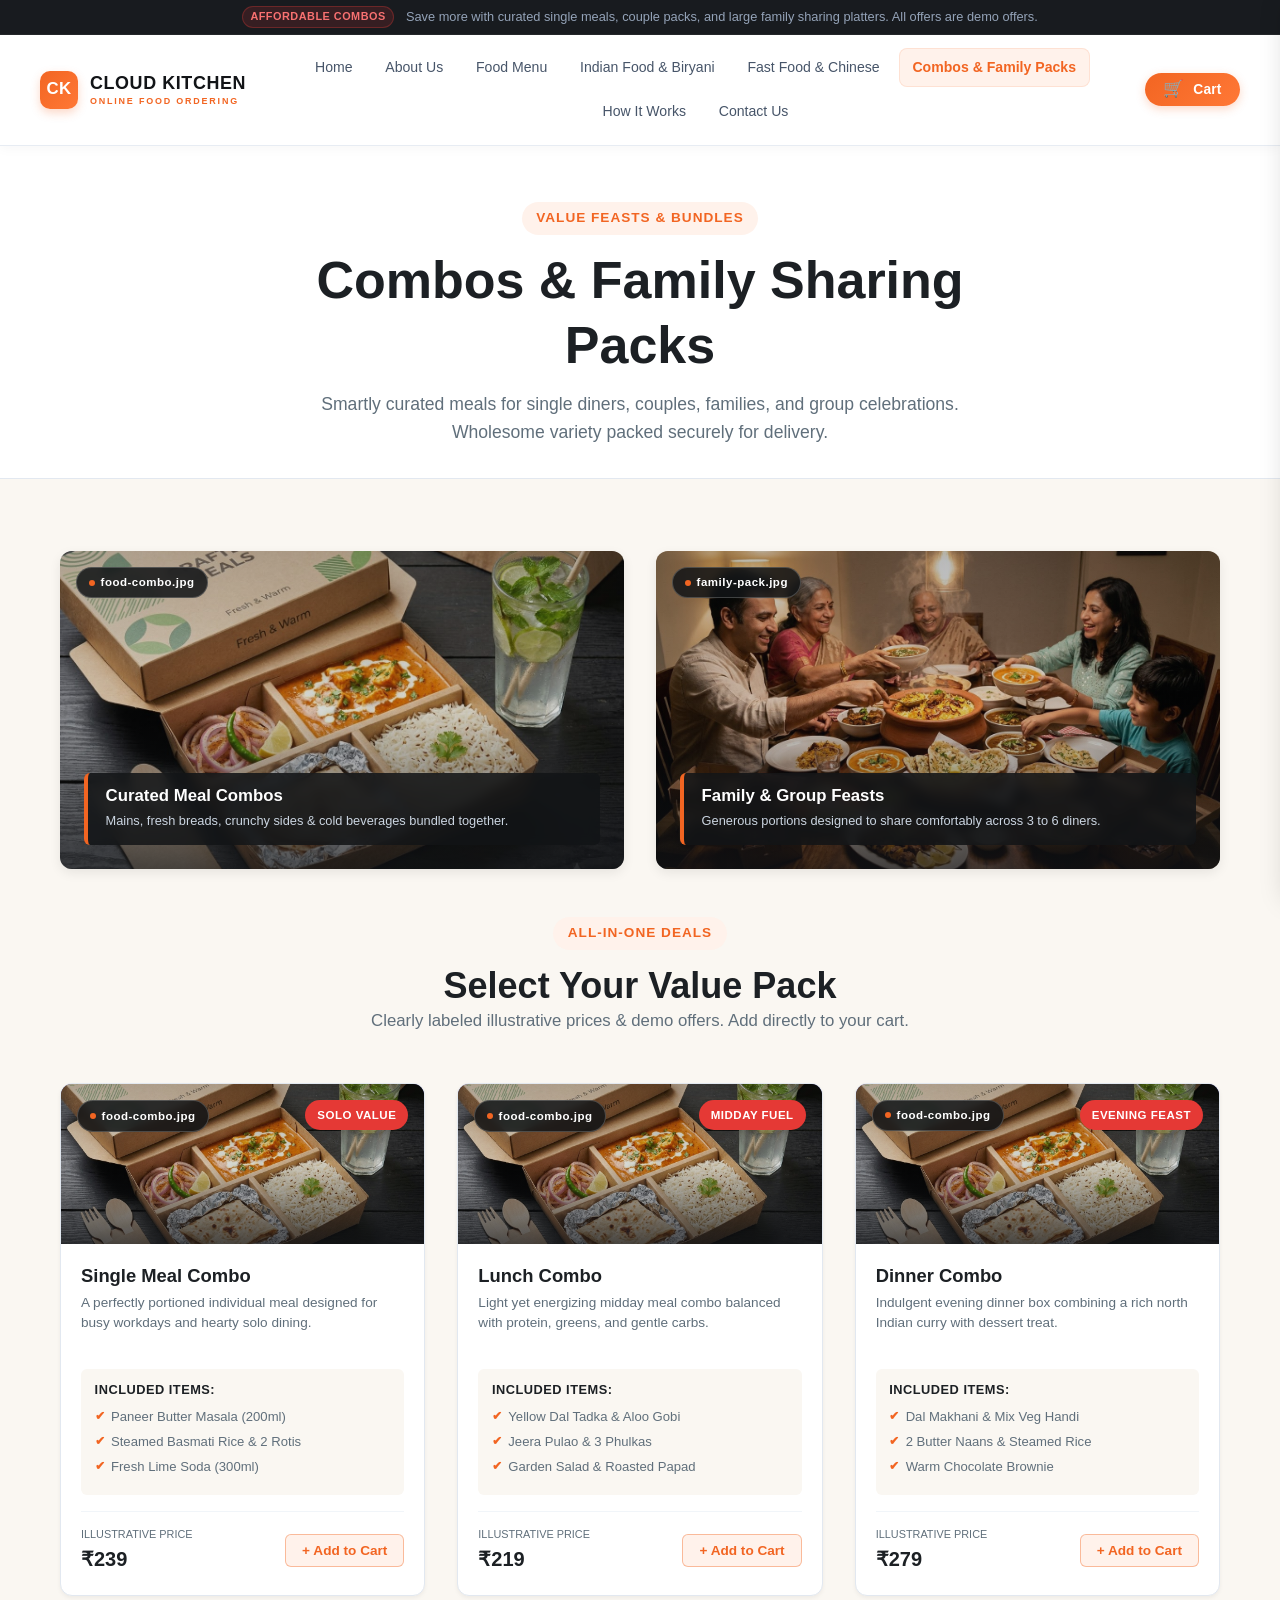
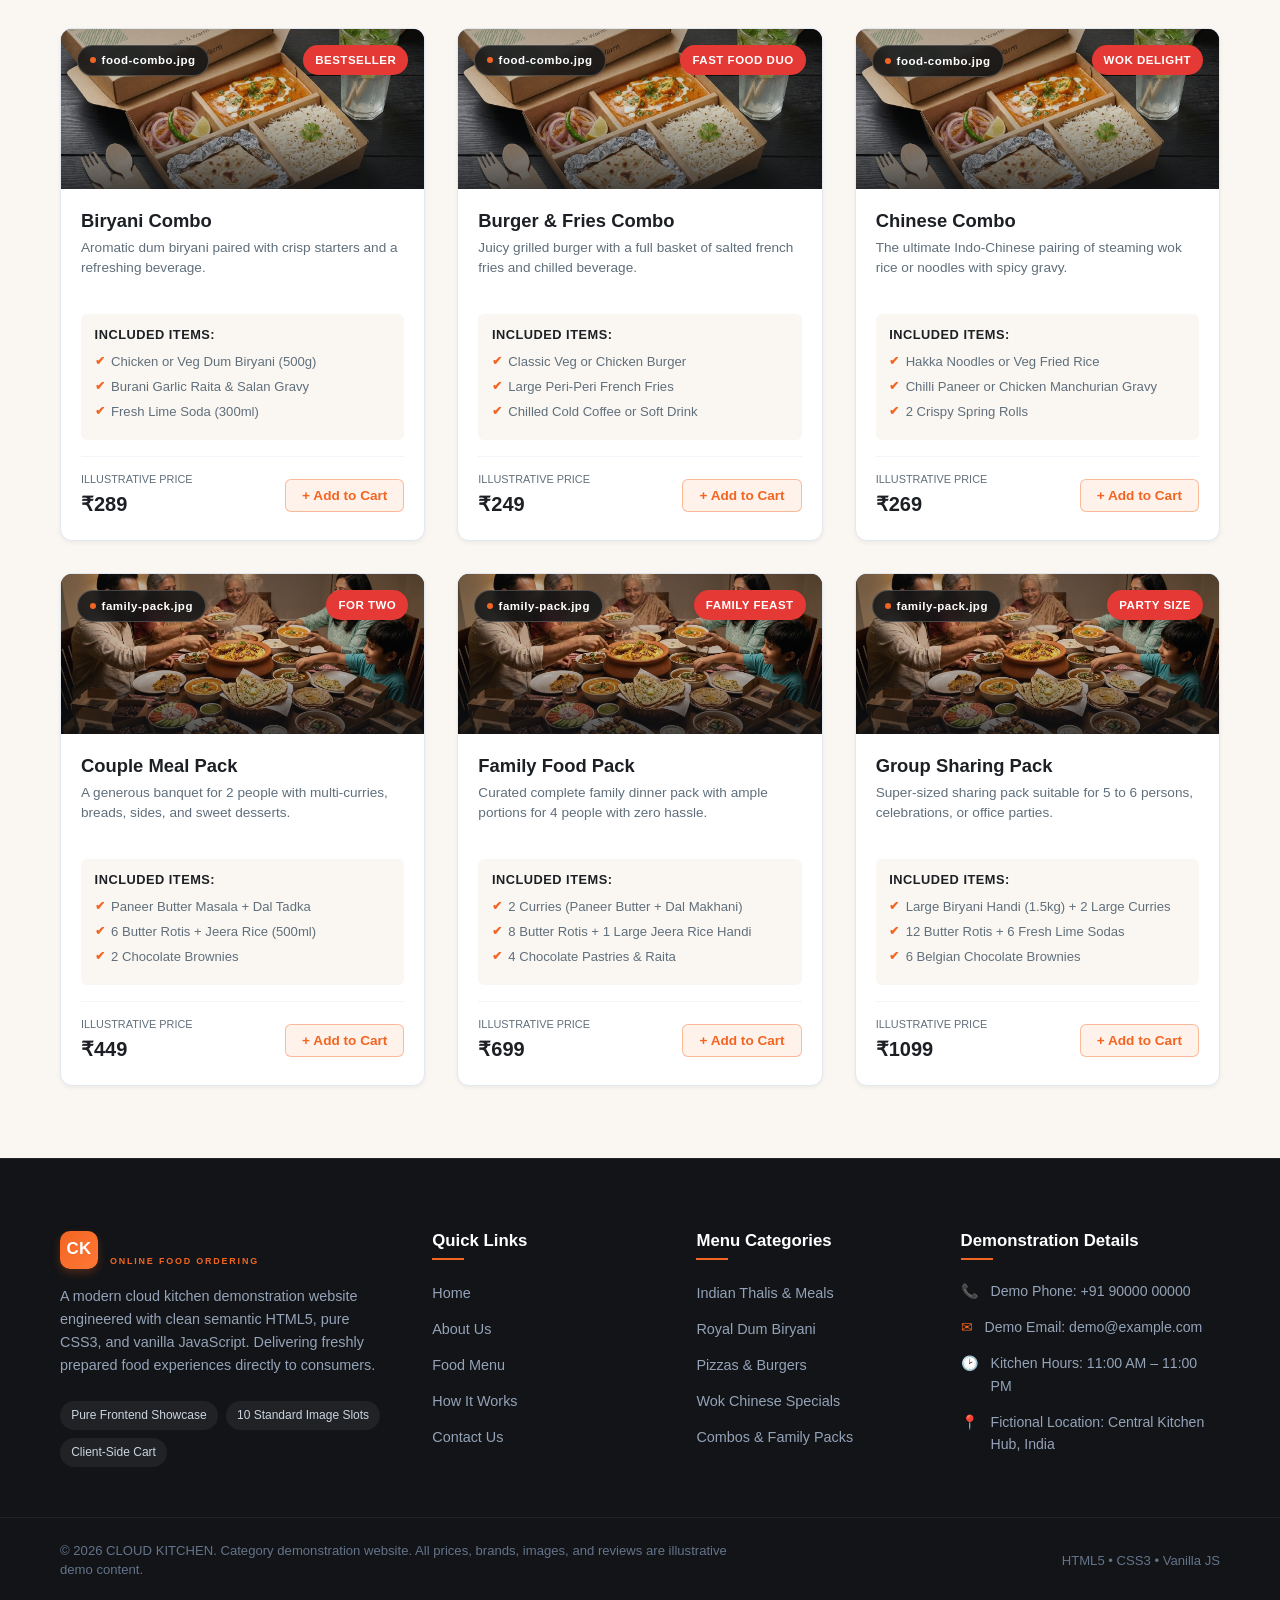
<file: combos.html>
<!DOCTYPE html>
<html lang="en">
<head>
  <meta charset="UTF-8">
  <meta name="viewport" content="width=device-width, initial-scale=1.0">
  <title>Combos &amp; Family Packs - CLOUD KITCHEN</title>
  <meta name="description" content="Discover affordable meal combos and family food sharing platters. Single meal boxes, couple platters, biryani boxes, and group feasts.">
  <link rel="stylesheet" href="css/style.css">
</head>
<body>

  <!-- Top Announcement Bar -->
  <div class="announcement-bar">
    <span class="announcement-badge">Affordable Combos</span>
    <span>Save more with curated single meals, couple packs, and large family sharing platters. All offers are demo offers.</span>
  </div>

  <!-- Global Header -->
  <header class="site-header">
    <div class="container navbar">
      <a href="index.html" class="brand-logo" aria-label="CLOUD KITCHEN Homepage">
        <div class="brand-icon">CK</div>
        <div class="brand-text">
          <span class="brand-title">CLOUD KITCHEN</span>
          <span class="brand-subtitle">ONLINE FOOD ORDERING</span>
        </div>
      </a>

      <button class="mobile-toggle" id="mobileMenuToggle" aria-label="Toggle navigation menu" aria-expanded="false">
        <span></span>
        <span></span>
        <span></span>
      </button>

      <nav class="nav-menu" id="navMenu">
        <a href="index.html" class="nav-link">Home</a>
        <a href="about.html" class="nav-link">About Us</a>
        <a href="menu.html" class="nav-link">Food Menu</a>
        <a href="indian-food.html" class="nav-link">Indian Food &amp; Biryani</a>
        <a href="fast-food.html" class="nav-link">Fast Food &amp; Chinese</a>
        <a href="combos.html" class="nav-link active">Combos &amp; Family Packs</a>
        <a href="how-it-works.html" class="nav-link">How It Works</a>
        <a href="contact.html" class="nav-link">Contact Us</a>
      </nav>

      <div class="nav-actions">
        <button class="cart-btn js-cart-toggle" aria-label="View demo cart">
          <span class="cart-icon-wrapper">
            &#128722;
            <span class="cart-count">0</span>
          </span>
          <span>Cart</span>
        </button>
      </div>
    </div>
  </header>

  <!-- Page Header Banner -->
  <section class="section" style="padding: 3.5rem 0 2rem; background: #ffffff; border-bottom: 1px solid var(--border-color);">
    <div class="container" style="text-align: center; max-width: 750px;">
      <span class="section-tag">Value Feasts &amp; Bundles</span>
      <h1>Combos &amp; Family Sharing Packs</h1>
      <p style="font-size: 1.1rem; margin-top: 0.75rem;">
        Smartly curated meals for single diners, couples, families, and group celebrations. Wholesome variety packed securely for delivery.
      </p>
    </div>
  </section>

  <!-- Dual Feature Placeholders 7 & 8 -->
  <section class="section" style="padding-bottom: 2rem;">
    <div class="container" style="display: grid; grid-template-columns: repeat(auto-fit, minmax(320px, 1fr)); gap: 2rem;">
      <!-- Planned Image Slot 7: food-combo -->
      <!-- PLANNED_IMAGE: food-combo.jpg -->
      <div class="img-placeholder placeholder-food-combo ratio-16x9" role="img" aria-label="Meal combo with multiple food items presentation">
        <div class="placeholder-badge"><span class="dot"></span> food-combo.jpg</div>
        <div class="placeholder-graphic">
          <div class="graphic-icon">&#127857;</div>
        </div>
        <div class="placeholder-caption">
          <h4>Curated Meal Combos</h4>
          <p>Mains, fresh breads, crunchy sides &amp; cold beverages bundled together.</p>
        </div>
      </div>

      <!-- Planned Image Slot 8: family-pack -->
      <!-- PLANNED_IMAGE: family-pack.jpg -->
      <div class="img-placeholder placeholder-family-pack ratio-16x9" role="img" aria-label="Family meal pack or sharing platter presentation">
        <div class="placeholder-badge"><span class="dot"></span> family-pack.jpg</div>
        <div class="placeholder-graphic">
          <div class="graphic-icon">&#128106;</div>
        </div>
        <div class="placeholder-caption">
          <h4>Family &amp; Group Feasts</h4>
          <p>Generous portions designed to share comfortably across 3 to 6 diners.</p>
        </div>
      </div>
    </div>
  </section>

  <!-- Combo Cards Showcase Grid (All 9 Required Combos) -->
  <section class="section" style="padding-top: 1rem;">
    <div class="container">
      <div class="section-header">
        <span class="section-tag">All-In-One Deals</span>
        <h2>Select Your Value Pack</h2>
        <p class="section-subtitle">Clearly labeled illustrative prices &amp; demo offers. Add directly to your cart.</p>
      </div>

      <div class="combo-grid">
        <!-- 1. Single Meal Combo -->
        <div class="combo-card">
          <span class="combo-ribbon">Solo Value</span>
          <div class="food-card-header">
            <!-- PLANNED_IMAGE: food-combo.jpg -->
            <div class="img-placeholder placeholder-food-combo ratio-4x3" role="img" aria-label="Single Meal Combo placeholder">
              <div class="placeholder-badge"><span class="dot"></span> food-combo.jpg</div>
              <div class="placeholder-graphic"><div class="graphic-icon">&#127857;</div></div>
            </div>
          </div>
          <div class="food-card-body">
            <h4 class="food-title">Single Meal Combo</h4>
            <p class="food-desc">A perfectly portioned individual meal designed for busy workdays and hearty solo dining.</p>
            <div class="combo-items-list">
              <h5>Included Items:</h5>
              <ul>
                <li>Paneer Butter Masala (200ml)</li>
                <li>Steamed Basmati Rice &amp; 2 Rotis</li>
                <li>Fresh Lime Soda (300ml)</li>
              </ul>
            </div>
            <div class="food-card-footer">
              <div class="price-box">
                <span class="price-label">Illustrative Price</span>
                <span class="food-price">&#8377;239</span>
              </div>
              <button class="add-cart-btn js-add-to-cart" data-id="combo-single" data-name="Single Meal Combo" data-price="239" data-category="combos">&#43; Add to Cart</button>
            </div>
          </div>
        </div>

        <!-- 2. Lunch Combo -->
        <div class="combo-card">
          <span class="combo-ribbon">Midday Fuel</span>
          <div class="food-card-header">
            <!-- PLANNED_IMAGE: food-combo.jpg -->
            <div class="img-placeholder placeholder-food-combo ratio-4x3" role="img" aria-label="Lunch Combo placeholder">
              <div class="placeholder-badge"><span class="dot"></span> food-combo.jpg</div>
              <div class="placeholder-graphic"><div class="graphic-icon">&#127857;</div></div>
            </div>
          </div>
          <div class="food-card-body">
            <h4 class="food-title">Lunch Combo</h4>
            <p class="food-desc">Light yet energizing midday meal combo balanced with protein, greens, and gentle carbs.</p>
            <div class="combo-items-list">
              <h5>Included Items:</h5>
              <ul>
                <li>Yellow Dal Tadka &amp; Aloo Gobi</li>
                <li>Jeera Pulao &amp; 3 Phulkas</li>
                <li>Garden Salad &amp; Roasted Papad</li>
              </ul>
            </div>
            <div class="food-card-footer">
              <div class="price-box">
                <span class="price-label">Illustrative Price</span>
                <span class="food-price">&#8377;219</span>
              </div>
              <button class="add-cart-btn js-add-to-cart" data-id="combo-lunch" data-name="Lunch Combo" data-price="219" data-category="combos">&#43; Add to Cart</button>
            </div>
          </div>
        </div>

        <!-- 3. Dinner Combo -->
        <div class="combo-card">
          <span class="combo-ribbon">Evening Feast</span>
          <div class="food-card-header">
            <!-- PLANNED_IMAGE: food-combo.jpg -->
            <div class="img-placeholder placeholder-food-combo ratio-4x3" role="img" aria-label="Dinner Combo placeholder">
              <div class="placeholder-badge"><span class="dot"></span> food-combo.jpg</div>
              <div class="placeholder-graphic"><div class="graphic-icon">&#127857;</div></div>
            </div>
          </div>
          <div class="food-card-body">
            <h4 class="food-title">Dinner Combo</h4>
            <p class="food-desc">Indulgent evening dinner box combining a rich north Indian curry with dessert treat.</p>
            <div class="combo-items-list">
              <h5>Included Items:</h5>
              <ul>
                <li>Dal Makhani &amp; Mix Veg Handi</li>
                <li>2 Butter Naans &amp; Steamed Rice</li>
                <li>Warm Chocolate Brownie</li>
              </ul>
            </div>
            <div class="food-card-footer">
              <div class="price-box">
                <span class="price-label">Illustrative Price</span>
                <span class="food-price">&#8377;279</span>
              </div>
              <button class="add-cart-btn js-add-to-cart" data-id="combo-dinner" data-name="Dinner Combo" data-price="279" data-category="combos">&#43; Add to Cart</button>
            </div>
          </div>
        </div>

        <!-- 4. Biryani Combo -->
        <div class="combo-card">
          <span class="combo-ribbon">Bestseller</span>
          <div class="food-card-header">
            <!-- PLANNED_IMAGE: food-combo.jpg -->
            <div class="img-placeholder placeholder-food-combo ratio-4x3" role="img" aria-label="Biryani Combo placeholder">
              <div class="placeholder-badge"><span class="dot"></span> food-combo.jpg</div>
              <div class="placeholder-graphic"><div class="graphic-icon">&#127834;</div></div>
            </div>
          </div>
          <div class="food-card-body">
            <h4 class="food-title">Biryani Combo</h4>
            <p class="food-desc">Aromatic dum biryani paired with crisp starters and a refreshing beverage.</p>
            <div class="combo-items-list">
              <h5>Included Items:</h5>
              <ul>
                <li>Chicken or Veg Dum Biryani (500g)</li>
                <li>Burani Garlic Raita &amp; Salan Gravy</li>
                <li>Fresh Lime Soda (300ml)</li>
              </ul>
            </div>
            <div class="food-card-footer">
              <div class="price-box">
                <span class="price-label">Illustrative Price</span>
                <span class="food-price">&#8377;289</span>
              </div>
              <button class="add-cart-btn js-add-to-cart" data-id="combo-biryani" data-name="Biryani Combo" data-price="289" data-category="combos">&#43; Add to Cart</button>
            </div>
          </div>
        </div>

        <!-- 5. Burger & Fries Combo -->
        <div class="combo-card">
          <span class="combo-ribbon">Fast Food Duo</span>
          <div class="food-card-header">
            <!-- PLANNED_IMAGE: food-combo.jpg -->
            <div class="img-placeholder placeholder-food-combo ratio-4x3" role="img" aria-label="Burger & Fries Combo placeholder">
              <div class="placeholder-badge"><span class="dot"></span> food-combo.jpg</div>
              <div class="placeholder-graphic"><div class="graphic-icon">&#127828;</div></div>
            </div>
          </div>
          <div class="food-card-body">
            <h4 class="food-title">Burger &amp; Fries Combo</h4>
            <p class="food-desc">Juicy grilled burger with a full basket of salted french fries and chilled beverage.</p>
            <div class="combo-items-list">
              <h5>Included Items:</h5>
              <ul>
                <li>Classic Veg or Chicken Burger</li>
                <li>Large Peri-Peri French Fries</li>
                <li>Chilled Cold Coffee or Soft Drink</li>
              </ul>
            </div>
            <div class="food-card-footer">
              <div class="price-box">
                <span class="price-label">Illustrative Price</span>
                <span class="food-price">&#8377;249</span>
              </div>
              <button class="add-cart-btn js-add-to-cart" data-id="combo-burger" data-name="Burger & Fries Combo" data-price="249" data-category="combos">&#43; Add to Cart</button>
            </div>
          </div>
        </div>

        <!-- 6. Chinese Combo -->
        <div class="combo-card">
          <span class="combo-ribbon">Wok Delight</span>
          <div class="food-card-header">
            <!-- PLANNED_IMAGE: food-combo.jpg -->
            <div class="img-placeholder placeholder-food-combo ratio-4x3" role="img" aria-label="Chinese Combo placeholder">
              <div class="placeholder-badge"><span class="dot"></span> food-combo.jpg</div>
              <div class="placeholder-graphic"><div class="graphic-icon">&#127836;</div></div>
            </div>
          </div>
          <div class="food-card-body">
            <h4 class="food-title">Chinese Combo</h4>
            <p class="food-desc">The ultimate Indo-Chinese pairing of steaming wok rice or noodles with spicy gravy.</p>
            <div class="combo-items-list">
              <h5>Included Items:</h5>
              <ul>
                <li>Hakka Noodles or Veg Fried Rice</li>
                <li>Chilli Paneer or Chicken Manchurian Gravy</li>
                <li>2 Crispy Spring Rolls</li>
              </ul>
            </div>
            <div class="food-card-footer">
              <div class="price-box">
                <span class="price-label">Illustrative Price</span>
                <span class="food-price">&#8377;269</span>
              </div>
              <button class="add-cart-btn js-add-to-cart" data-id="combo-chinese" data-name="Chinese Combo" data-price="269" data-category="combos">&#43; Add to Cart</button>
            </div>
          </div>
        </div>

        <!-- 7. Couple Meal Pack -->
        <div class="combo-card">
          <span class="combo-ribbon">For Two</span>
          <div class="food-card-header">
            <!-- PLANNED_IMAGE: family-pack.jpg -->
            <div class="img-placeholder placeholder-family-pack ratio-4x3" role="img" aria-label="Couple Meal Pack placeholder">
              <div class="placeholder-badge"><span class="dot"></span> family-pack.jpg</div>
              <div class="placeholder-graphic"><div class="graphic-icon">&#128107;</div></div>
            </div>
          </div>
          <div class="food-card-body">
            <h4 class="food-title">Couple Meal Pack</h4>
            <p class="food-desc">A generous banquet for 2 people with multi-curries, breads, sides, and sweet desserts.</p>
            <div class="combo-items-list">
              <h5>Included Items:</h5>
              <ul>
                <li>Paneer Butter Masala + Dal Tadka</li>
                <li>6 Butter Rotis + Jeera Rice (500ml)</li>
                <li>2 Chocolate Brownies</li>
              </ul>
            </div>
            <div class="food-card-footer">
              <div class="price-box">
                <span class="price-label">Illustrative Price</span>
                <span class="food-price">&#8377;449</span>
              </div>
              <button class="add-cart-btn js-add-to-cart" data-id="pack-couple" data-name="Couple Meal Pack" data-price="449" data-category="combos">&#43; Add to Cart</button>
            </div>
          </div>
        </div>

        <!-- 8. Family Food Pack -->
        <div class="combo-card">
          <span class="combo-ribbon">Family Feast</span>
          <div class="food-card-header">
            <!-- PLANNED_IMAGE: family-pack.jpg -->
            <div class="img-placeholder placeholder-family-pack ratio-4x3" role="img" aria-label="Family Food Pack placeholder">
              <div class="placeholder-badge"><span class="dot"></span> family-pack.jpg</div>
              <div class="placeholder-graphic"><div class="graphic-icon">&#128106;</div></div>
            </div>
          </div>
          <div class="food-card-body">
            <h4 class="food-title">Family Food Pack</h4>
            <p class="food-desc">Curated complete family dinner pack with ample portions for 4 people with zero hassle.</p>
            <div class="combo-items-list">
              <h5>Included Items:</h5>
              <ul>
                <li>2 Curries (Paneer Butter + Dal Makhani)</li>
                <li>8 Butter Rotis + 1 Large Jeera Rice Handi</li>
                <li>4 Chocolate Pastries &amp; Raita</li>
              </ul>
            </div>
            <div class="food-card-footer">
              <div class="price-box">
                <span class="price-label">Illustrative Price</span>
                <span class="food-price">&#8377;699</span>
              </div>
              <button class="add-cart-btn js-add-to-cart" data-id="pack-family-food" data-name="Family Food Pack" data-price="699" data-category="combos">&#43; Add to Cart</button>
            </div>
          </div>
        </div>

        <!-- 9. Group Sharing Pack -->
        <div class="combo-card">
          <span class="combo-ribbon">Party Size</span>
          <div class="food-card-header">
            <!-- PLANNED_IMAGE: family-pack.jpg -->
            <div class="img-placeholder placeholder-family-pack ratio-4x3" role="img" aria-label="Group Sharing Pack placeholder">
              <div class="placeholder-badge"><span class="dot"></span> family-pack.jpg</div>
              <div class="placeholder-graphic"><div class="graphic-icon">&#127881;</div></div>
            </div>
          </div>
          <div class="food-card-body">
            <h4 class="food-title">Group Sharing Pack</h4>
            <p class="food-desc">Super-sized sharing pack suitable for 5 to 6 persons, celebrations, or office parties.</p>
            <div class="combo-items-list">
              <h5>Included Items:</h5>
              <ul>
                <li>Large Biryani Handi (1.5kg) + 2 Large Curries</li>
                <li>12 Butter Rotis + 6 Fresh Lime Sodas</li>
                <li>6 Belgian Chocolate Brownies</li>
              </ul>
            </div>
            <div class="food-card-footer">
              <div class="price-box">
                <span class="price-label">Illustrative Price</span>
                <span class="food-price">&#8377;1099</span>
              </div>
              <button class="add-cart-btn js-add-to-cart" data-id="pack-group" data-name="Group Sharing Pack" data-price="1099" data-category="combos">&#43; Add to Cart</button>
            </div>
          </div>
        </div>
      </div>
    </div>
  </section>

  <!-- Global Footer -->
  <footer class="site-footer">
    <div class="footer-top">
      <div class="container footer-grid">
        <div class="footer-col footer-brand">
          <a href="index.html" class="brand-logo">
            <div class="brand-icon">CK</div>
            <div class="brand-text">
              <span class="brand-title">CLOUD KITCHEN</span>
              <span class="brand-subtitle">ONLINE FOOD ORDERING</span>
            </div>
          </a>
          <p>
            A modern cloud kitchen demonstration website engineered with clean semantic HTML5, pure CSS3, and vanilla JavaScript. Delivering freshly prepared food experiences directly to consumers.
          </p>
          <div class="footer-badge-list">
            <span class="footer-pill">Pure Frontend Showcase</span>
            <span class="footer-pill">10 Standard Image Slots</span>
            <span class="footer-pill">Client-Side Cart</span>
          </div>
        </div>

        <div class="footer-col">
          <h4>Quick Links</h4>
          <ul class="footer-links">
            <li><a href="index.html">Home</a></li>
            <li><a href="about.html">About Us</a></li>
            <li><a href="menu.html">Food Menu</a></li>
            <li><a href="how-it-works.html">How It Works</a></li>
            <li><a href="contact.html">Contact Us</a></li>
          </ul>
        </div>

        <div class="footer-col">
          <h4>Menu Categories</h4>
          <ul class="footer-links">
            <li><a href="indian-food.html">Indian Thalis &amp; Meals</a></li>
            <li><a href="indian-food.html">Royal Dum Biryani</a></li>
            <li><a href="fast-food.html">Pizzas &amp; Burgers</a></li>
            <li><a href="fast-food.html">Wok Chinese Specials</a></li>
            <li><a href="combos.html">Combos &amp; Family Packs</a></li>
          </ul>
        </div>

        <div class="footer-col">
          <h4>Demonstration Details</h4>
          <div class="footer-contact-item">
            <span>&#128222;</span>
            <div>Demo Phone: +91 90000 00000</div>
          </div>
          <div class="footer-contact-item">
            <span>&#9993;</span>
            <div>Demo Email: demo@example.com</div>
          </div>
          <div class="footer-contact-item">
            <span>&#128337;</span>
            <div>Kitchen Hours: 11:00 AM &ndash; 11:00 PM</div>
          </div>
          <div class="footer-contact-item">
            <span>&#128205;</span>
            <div>Fictional Location: Central Kitchen Hub, India</div>
          </div>
        </div>
      </div>
    </div>

    <div class="footer-bottom">
      <div class="container footer-bottom-flex">
        <div class="footer-disclaimer-note">
          &copy; 2026 CLOUD KITCHEN. Category demonstration website. All prices, brands, images, and reviews are illustrative demo content.
        </div>
        <div>
          <span>HTML5 &bull; CSS3 &bull; Vanilla JS</span>
        </div>
      </div>
    </div>
  </footer>

  <!-- Slide-out Cart Drawer -->
  <div class="cart-overlay" id="cartOverlay"></div>
  <aside class="cart-drawer" id="cartDrawer" aria-label="Demo food shopping cart">
    <div class="cart-header">
      <h3>Your Demo Cart</h3>
      <button class="cart-close-btn" id="cartCloseBtn" aria-label="Close cart">&times;</button>
    </div>
    <div class="cart-items-container" id="cartItemsList"></div>

    <div class="cart-empty-state" id="cartEmptyState">
      <div class="cart-empty-icon">&#128722;</div>
      <h4>Your cart is empty</h4>
      <p style="font-size: 0.85rem; color: #606f7b; margin-bottom: 1.25rem;">Looks like you haven't added any delicious food items yet.</p>
      <a href="menu.html" class="btn btn-primary btn-sm">Explore Food Menu</a>
    </div>

    <div class="cart-footer">
      <div class="cart-summary-line">
        <span>Subtotal</span>
        <strong id="cartSubtotal">&#8377;0</strong>
      </div>
      <div class="cart-summary-line">
        <span>Kitchen Packaging &amp; GST (5%)</span>
        <strong id="cartTax">&#8377;0</strong>
      </div>
      <div class="cart-summary-total">
        <span>Total Payable (Demo)</span>
        <span style="color: var(--color-orange);" id="cartTotal">&#8377;0</span>
      </div>
      <button class="btn btn-primary btn-block" id="checkoutBtn" disabled>
        Proceed to Demo Checkout
      </button>
      <div class="demo-order-badge">
        &#128274; 100% Frontend Demonstration &bull; No Real Charge
      </div>
    </div>
  </aside>

  <!-- Checkout & Confirmation Modal -->
  <div class="modal-overlay" id="checkoutModalOverlay">
    <div class="modal-box">
      <button class="modal-close-btn" id="modalCloseBtn" aria-label="Close modal">&times;</button>
      <div id="modalContentArea"></div>
    </div>
  </div>

  <!-- Scroll To Top Button -->
  <button class="scroll-top-btn" id="scrollTopBtn" title="Back to top" aria-label="Back to top">&#8593;</button>

  <script src="js/script.js"></script>
</body>
</html>
</file>
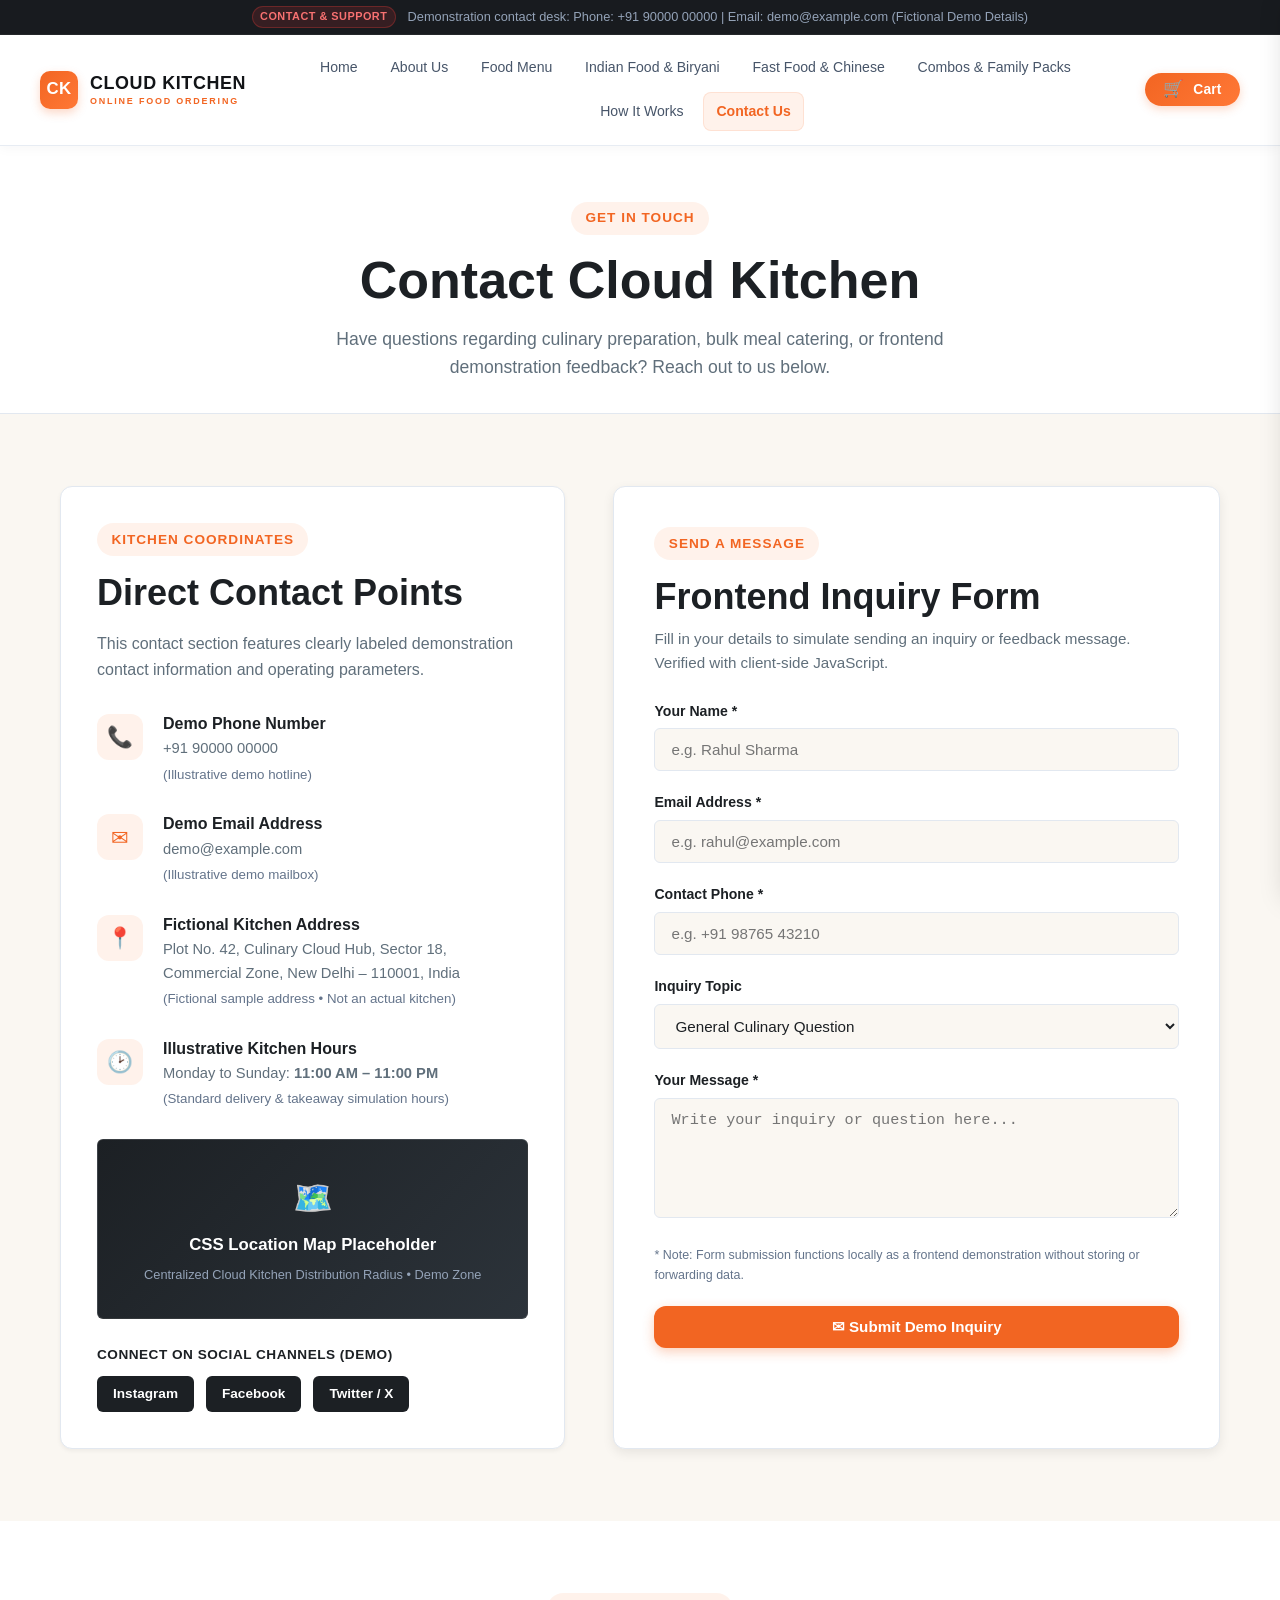
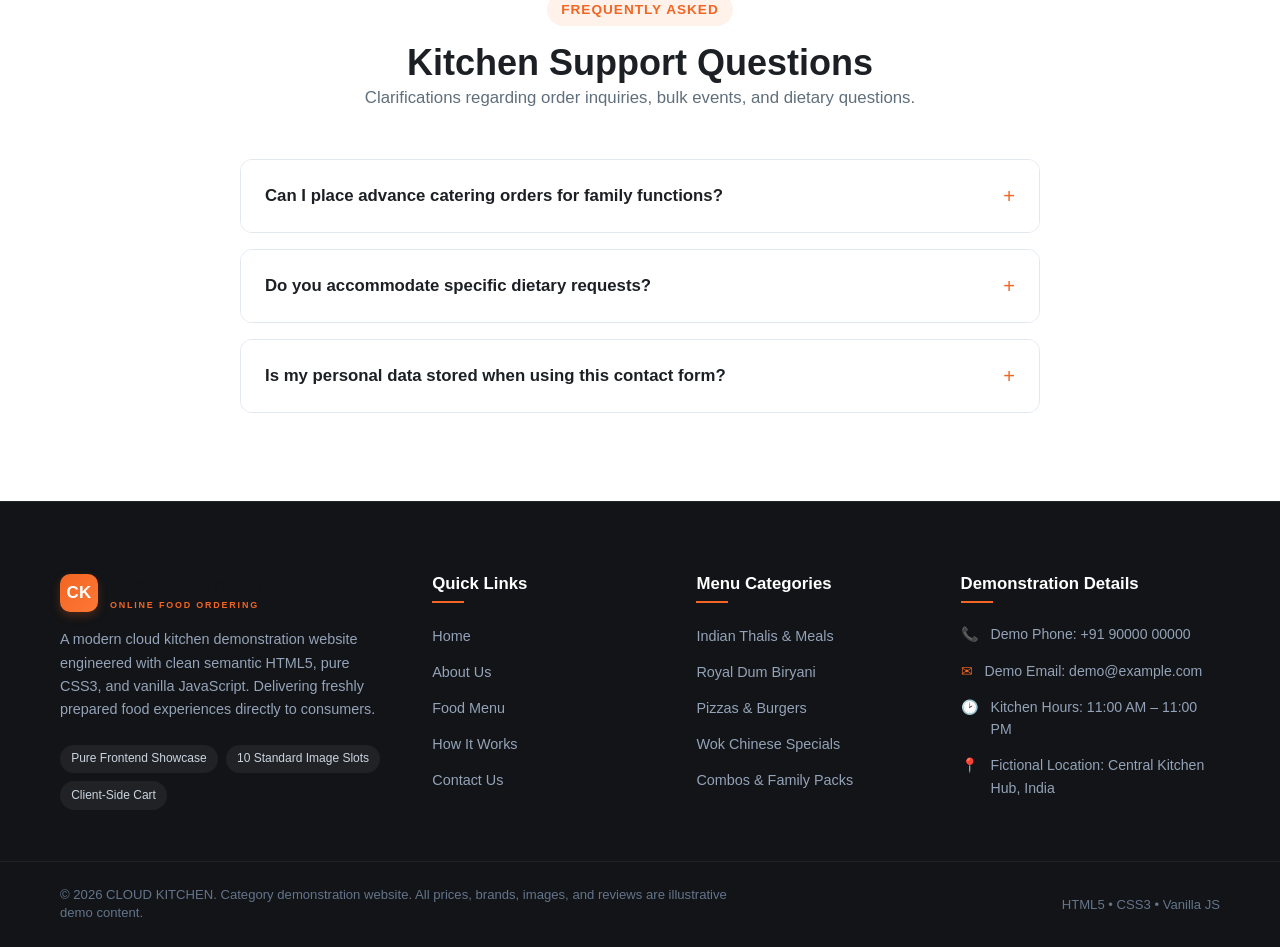
<file: contact.html>
<!DOCTYPE html>
<html lang="en">
<head>
  <meta charset="UTF-8">
  <meta name="viewport" content="width=device-width, initial-scale=1.0">
  <title>Contact Us - CLOUD KITCHEN</title>
  <meta name="description" content="Get in touch with CLOUD KITCHEN. Demonstration phone number, demo email, fictional address, client-side inquiry form, and kitchen support FAQ.">
  <link rel="stylesheet" href="css/style.css">
</head>
<body>

  <!-- Top Announcement Bar -->
  <div class="announcement-bar">
    <span class="announcement-badge">Contact &amp; Support</span>
    <span>Demonstration contact desk: Phone: +91 90000 00000 | Email: demo@example.com (Fictional Demo Details)</span>
  </div>

  <!-- Global Header -->
  <header class="site-header">
    <div class="container navbar">
      <a href="index.html" class="brand-logo" aria-label="CLOUD KITCHEN Homepage">
        <div class="brand-icon">CK</div>
        <div class="brand-text">
          <span class="brand-title">CLOUD KITCHEN</span>
          <span class="brand-subtitle">ONLINE FOOD ORDERING</span>
        </div>
      </a>

      <button class="mobile-toggle" id="mobileMenuToggle" aria-label="Toggle navigation menu" aria-expanded="false">
        <span></span>
        <span></span>
        <span></span>
      </button>

      <nav class="nav-menu" id="navMenu">
        <a href="index.html" class="nav-link">Home</a>
        <a href="about.html" class="nav-link">About Us</a>
        <a href="menu.html" class="nav-link">Food Menu</a>
        <a href="indian-food.html" class="nav-link">Indian Food &amp; Biryani</a>
        <a href="fast-food.html" class="nav-link">Fast Food &amp; Chinese</a>
        <a href="combos.html" class="nav-link">Combos &amp; Family Packs</a>
        <a href="how-it-works.html" class="nav-link">How It Works</a>
        <a href="contact.html" class="nav-link active">Contact Us</a>
      </nav>

      <div class="nav-actions">
        <button class="cart-btn js-cart-toggle" aria-label="View demo cart">
          <span class="cart-icon-wrapper">
            &#128722;
            <span class="cart-count">0</span>
          </span>
          <span>Cart</span>
        </button>
      </div>
    </div>
  </header>

  <!-- Page Header Banner -->
  <section class="section" style="padding: 3.5rem 0 2rem; background: #ffffff; border-bottom: 1px solid var(--border-color);">
    <div class="container" style="text-align: center; max-width: 750px;">
      <span class="section-tag">Get In Touch</span>
      <h1>Contact Cloud Kitchen</h1>
      <p style="font-size: 1.1rem; margin-top: 0.75rem;">
        Have questions regarding culinary preparation, bulk meal catering, or frontend demonstration feedback? Reach out to us below.
      </p>
    </div>
  </section>

  <!-- Contact Grid Section -->
  <section class="section">
    <div class="container">
      <div class="contact-grid">
        
        <!-- Left: Contact Details & Info -->
        <div class="contact-info-card">
          <span class="section-tag">Kitchen Coordinates</span>
          <h2 style="margin-bottom: 1rem;">Direct Contact Points</h2>
          <p style="margin-bottom: 2rem;">
            This contact section features clearly labeled demonstration contact information and operating parameters.
          </p>

          <div class="contact-info-item">
            <div class="contact-icon">&#128222;</div>
            <div class="contact-text">
              <h4>Demo Phone Number</h4>
              <p><a href="tel:+919000000000">+91 90000 00000</a></p>
              <small style="color: #64748b;">(Illustrative demo hotline)</small>
            </div>
          </div>

          <div class="contact-info-item">
            <div class="contact-icon">&#9993;</div>
            <div class="contact-text">
              <h4>Demo Email Address</h4>
              <p><a href="mailto:demo@example.com">demo@example.com</a></p>
              <small style="color: #64748b;">(Illustrative demo mailbox)</small>
            </div>
          </div>

          <div class="contact-info-item">
            <div class="contact-icon">&#128205;</div>
            <div class="contact-text">
              <h4>Fictional Kitchen Address</h4>
              <p>Plot No. 42, Culinary Cloud Hub, Sector 18, Commercial Zone, New Delhi &ndash; 110001, India</p>
              <small style="color: #64748b;">(Fictional sample address &bull; Not an actual kitchen)</small>
            </div>
          </div>

          <div class="contact-info-item">
            <div class="contact-icon">&#128337;</div>
            <div class="contact-text">
              <h4>Illustrative Kitchen Hours</h4>
              <p>Monday to Sunday: <strong>11:00 AM &ndash; 11:00 PM</strong></p>
              <small style="color: #64748b;">(Standard delivery &amp; takeaway simulation hours)</small>
            </div>
          </div>

          <!-- CSS-based Location Placeholder -->
          <div class="demo-location-box">
            <span>&#128506;&#65039;</span>
            <strong style="font-size: 1.05rem;">CSS Location Map Placeholder</strong>
            <p style="font-size: 0.8rem; color: #94a3b8; margin-top: 0.35rem;">
              Centralized Cloud Kitchen Distribution Radius &bull; Demo Zone
            </p>
          </div>

          <!-- Social Media Placeholders -->
          <div style="margin-top: 1.75rem;">
            <h5 style="font-size: 0.85rem; text-transform: uppercase; letter-spacing: 0.5px; margin-bottom: 0.75rem; color: var(--color-charcoal);">Connect on Social Channels (Demo)</h5>
            <div style="display: flex; gap: 0.75rem;">
              <a href="#" class="btn btn-secondary btn-sm" onclick="event.preventDefault(); alert('Demo social link placeholder');">Instagram</a>
              <a href="#" class="btn btn-secondary btn-sm" onclick="event.preventDefault(); alert('Demo social link placeholder');">Facebook</a>
              <a href="#" class="btn btn-secondary btn-sm" onclick="event.preventDefault(); alert('Demo social link placeholder');">Twitter / X</a>
            </div>
          </div>
        </div>

        <!-- Right: Contact Form -->
        <div class="contact-form-card">
          <span class="section-tag">Send A Message</span>
          <h2 style="margin-bottom: 0.5rem;">Frontend Inquiry Form</h2>
          <p style="margin-bottom: 1.5rem; font-size: 0.95rem;">
            Fill in your details to simulate sending an inquiry or feedback message. Verified with client-side JavaScript.
          </p>

          <!-- Success Alert -->
          <div id="contactSuccessMessage" style="display: none; background: #e8f5e9; border: 1px solid #c8e6c9; border-radius: var(--radius-sm); padding: 1rem; margin-bottom: 1.5rem; color: #2e7d32;">
            <strong>&#10004; Message Received (Demo):</strong> Thank you for your inquiry! Your demo message has been submitted successfully without transmitting personal information.
          </div>

          <form id="demoContactForm" novalidate>
            <div class="form-group">
              <label for="contactName">Your Name *</label>
              <input type="text" id="contactName" class="form-control" placeholder="e.g. Rahul Sharma" required>
              <div class="form-error" id="nameError">Please enter your name.</div>
            </div>

            <div class="form-group">
              <label for="contactEmail">Email Address *</label>
              <input type="email" id="contactEmail" class="form-control" placeholder="e.g. rahul@example.com" required>
              <div class="form-error" id="emailError">Please enter a valid email address.</div>
            </div>

            <div class="form-group">
              <label for="contactPhone">Contact Phone *</label>
              <input type="tel" id="contactPhone" class="form-control" placeholder="e.g. +91 98765 43210" required>
              <div class="form-error" id="phoneError">Please provide your contact number.</div>
            </div>

            <div class="form-group">
              <label for="contactSubject">Inquiry Topic</label>
              <select id="contactSubject" class="form-control">
                <option value="general">General Culinary Question</option>
                <option value="catering">Bulk Meal &amp; Family Combos</option>
                <option value="hygiene">Kitchen Hygiene Protocol Inquiry</option>
                <option value="feedback">Website Demonstration Feedback</option>
              </select>
            </div>

            <div class="form-group">
              <label for="contactMessage">Your Message *</label>
              <textarea id="contactMessage" class="form-control" placeholder="Write your inquiry or question here..." required></textarea>
              <div class="form-error" id="messageError">Please enter your message.</div>
            </div>

            <div style="font-size: 0.78rem; color: #64748b; margin-bottom: 1.25rem;">
              * Note: Form submission functions locally as a frontend demonstration without storing or forwarding data.
            </div>

            <button type="submit" class="btn btn-primary btn-block">&#9993; Submit Demo Inquiry</button>
          </form>
        </div>

      </div>
    </div>
  </section>

  <!-- Contact & Operational FAQ -->
  <section class="section section-bg-alt">
    <div class="container">
      <div class="section-header">
        <span class="section-tag">Frequently Asked</span>
        <h2>Kitchen Support Questions</h2>
        <p class="section-subtitle">Clarifications regarding order inquiries, bulk events, and dietary questions.</p>
      </div>

      <div class="faq-container">
        <div class="faq-item">
          <div class="faq-header">
            <h4>Can I place advance catering orders for family functions?</h4>
            <span class="faq-toggle-icon">&#43;</span>
          </div>
          <div class="faq-body">
            Yes! In a cloud kitchen model, bulk orders for Group Sharing Packs, Biryani Handis, and Indian Thalis can be scheduled 24 hours in advance with custom tamper-evident thermal boxes.
          </div>
        </div>

        <div class="faq-item">
          <div class="faq-header">
            <h4>Do you accommodate specific dietary requests?</h4>
            <span class="faq-toggle-icon">&#43;</span>
          </div>
          <div class="faq-body">
            All our menu items are clearly segregated with standard green vegetarian and red non-vegetarian indicators, ensuring separate prep stations and utensils.
          </div>
        </div>

        <div class="faq-item">
          <div class="faq-header">
            <h4>Is my personal data stored when using this contact form?</h4>
            <span class="faq-toggle-icon">&#43;</span>
          </div>
          <div class="faq-body">
            No. This form operates strictly on the frontend with client-side JavaScript validation. No data is transmitted to external servers or retained in databases.
          </div>
        </div>
      </div>
    </div>
  </section>

  <!-- Global Footer -->
  <footer class="site-footer">
    <div class="footer-top">
      <div class="container footer-grid">
        <div class="footer-col footer-brand">
          <a href="index.html" class="brand-logo">
            <div class="brand-icon">CK</div>
            <div class="brand-text">
              <span class="brand-title">CLOUD KITCHEN</span>
              <span class="brand-subtitle">ONLINE FOOD ORDERING</span>
            </div>
          </a>
          <p>
            A modern cloud kitchen demonstration website engineered with clean semantic HTML5, pure CSS3, and vanilla JavaScript. Delivering freshly prepared food experiences directly to consumers.
          </p>
          <div class="footer-badge-list">
            <span class="footer-pill">Pure Frontend Showcase</span>
            <span class="footer-pill">10 Standard Image Slots</span>
            <span class="footer-pill">Client-Side Cart</span>
          </div>
        </div>

        <div class="footer-col">
          <h4>Quick Links</h4>
          <ul class="footer-links">
            <li><a href="index.html">Home</a></li>
            <li><a href="about.html">About Us</a></li>
            <li><a href="menu.html">Food Menu</a></li>
            <li><a href="how-it-works.html">How It Works</a></li>
            <li><a href="contact.html">Contact Us</a></li>
          </ul>
        </div>

        <div class="footer-col">
          <h4>Menu Categories</h4>
          <ul class="footer-links">
            <li><a href="indian-food.html">Indian Thalis &amp; Meals</a></li>
            <li><a href="indian-food.html">Royal Dum Biryani</a></li>
            <li><a href="fast-food.html">Pizzas &amp; Burgers</a></li>
            <li><a href="fast-food.html">Wok Chinese Specials</a></li>
            <li><a href="combos.html">Combos &amp; Family Packs</a></li>
          </ul>
        </div>

        <div class="footer-col">
          <h4>Demonstration Details</h4>
          <div class="footer-contact-item">
            <span>&#128222;</span>
            <div>Demo Phone: +91 90000 00000</div>
          </div>
          <div class="footer-contact-item">
            <span>&#9993;</span>
            <div>Demo Email: demo@example.com</div>
          </div>
          <div class="footer-contact-item">
            <span>&#128337;</span>
            <div>Kitchen Hours: 11:00 AM &ndash; 11:00 PM</div>
          </div>
          <div class="footer-contact-item">
            <span>&#128205;</span>
            <div>Fictional Location: Central Kitchen Hub, India</div>
          </div>
        </div>
      </div>
    </div>

    <div class="footer-bottom">
      <div class="container footer-bottom-flex">
        <div class="footer-disclaimer-note">
          &copy; 2026 CLOUD KITCHEN. Category demonstration website. All prices, brands, images, and reviews are illustrative demo content.
        </div>
        <div>
          <span>HTML5 &bull; CSS3 &bull; Vanilla JS</span>
        </div>
      </div>
    </div>
  </footer>

  <!-- Slide-out Cart Drawer -->
  <div class="cart-overlay" id="cartOverlay"></div>
  <aside class="cart-drawer" id="cartDrawer" aria-label="Demo food shopping cart">
    <div class="cart-header">
      <h3>Your Demo Cart</h3>
      <button class="cart-close-btn" id="cartCloseBtn" aria-label="Close cart">&times;</button>
    </div>
    <div class="cart-items-container" id="cartItemsList"></div>

    <div class="cart-empty-state" id="cartEmptyState">
      <div class="cart-empty-icon">&#128722;</div>
      <h4>Your cart is empty</h4>
      <p style="font-size: 0.85rem; color: #606f7b; margin-bottom: 1.25rem;">Looks like you haven't added any delicious food items yet.</p>
      <a href="menu.html" class="btn btn-primary btn-sm">Explore Food Menu</a>
    </div>

    <div class="cart-footer">
      <div class="cart-summary-line">
        <span>Subtotal</span>
        <strong id="cartSubtotal">&#8377;0</strong>
      </div>
      <div class="cart-summary-line">
        <span>Kitchen Packaging &amp; GST (5%)</span>
        <strong id="cartTax">&#8377;0</strong>
      </div>
      <div class="cart-summary-total">
        <span>Total Payable (Demo)</span>
        <span style="color: var(--color-orange);" id="cartTotal">&#8377;0</span>
      </div>
      <button class="btn btn-primary btn-block" id="checkoutBtn" disabled>
        Proceed to Demo Checkout
      </button>
      <div class="demo-order-badge">
        &#128274; 100% Frontend Demonstration &bull; No Real Charge
      </div>
    </div>
  </aside>

  <!-- Checkout & Confirmation Modal -->
  <div class="modal-overlay" id="checkoutModalOverlay">
    <div class="modal-box">
      <button class="modal-close-btn" id="modalCloseBtn" aria-label="Close modal">&times;</button>
      <div id="modalContentArea"></div>
    </div>
  </div>

  <!-- Scroll To Top Button -->
  <button class="scroll-top-btn" id="scrollTopBtn" title="Back to top" aria-label="Back to top">&#8593;</button>

  <script src="js/script.js"></script>
</body>
</html>
</file>
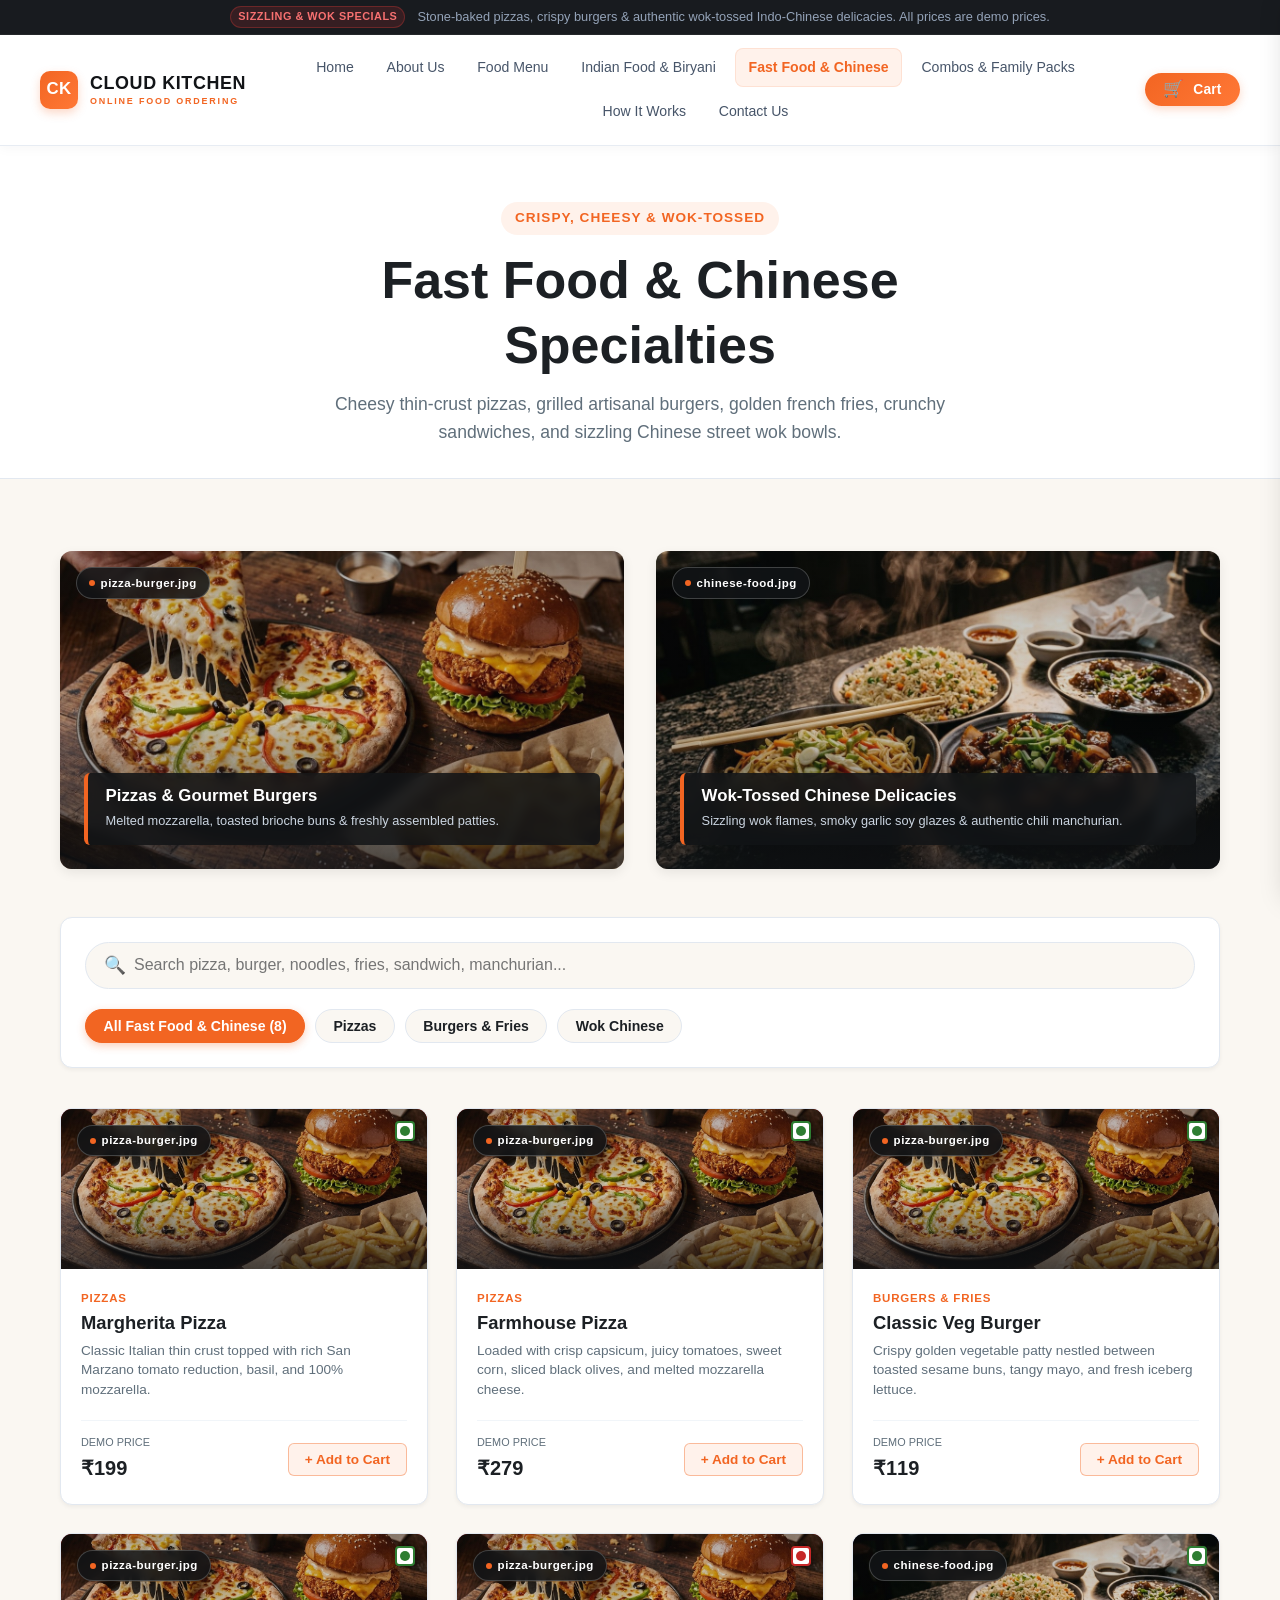
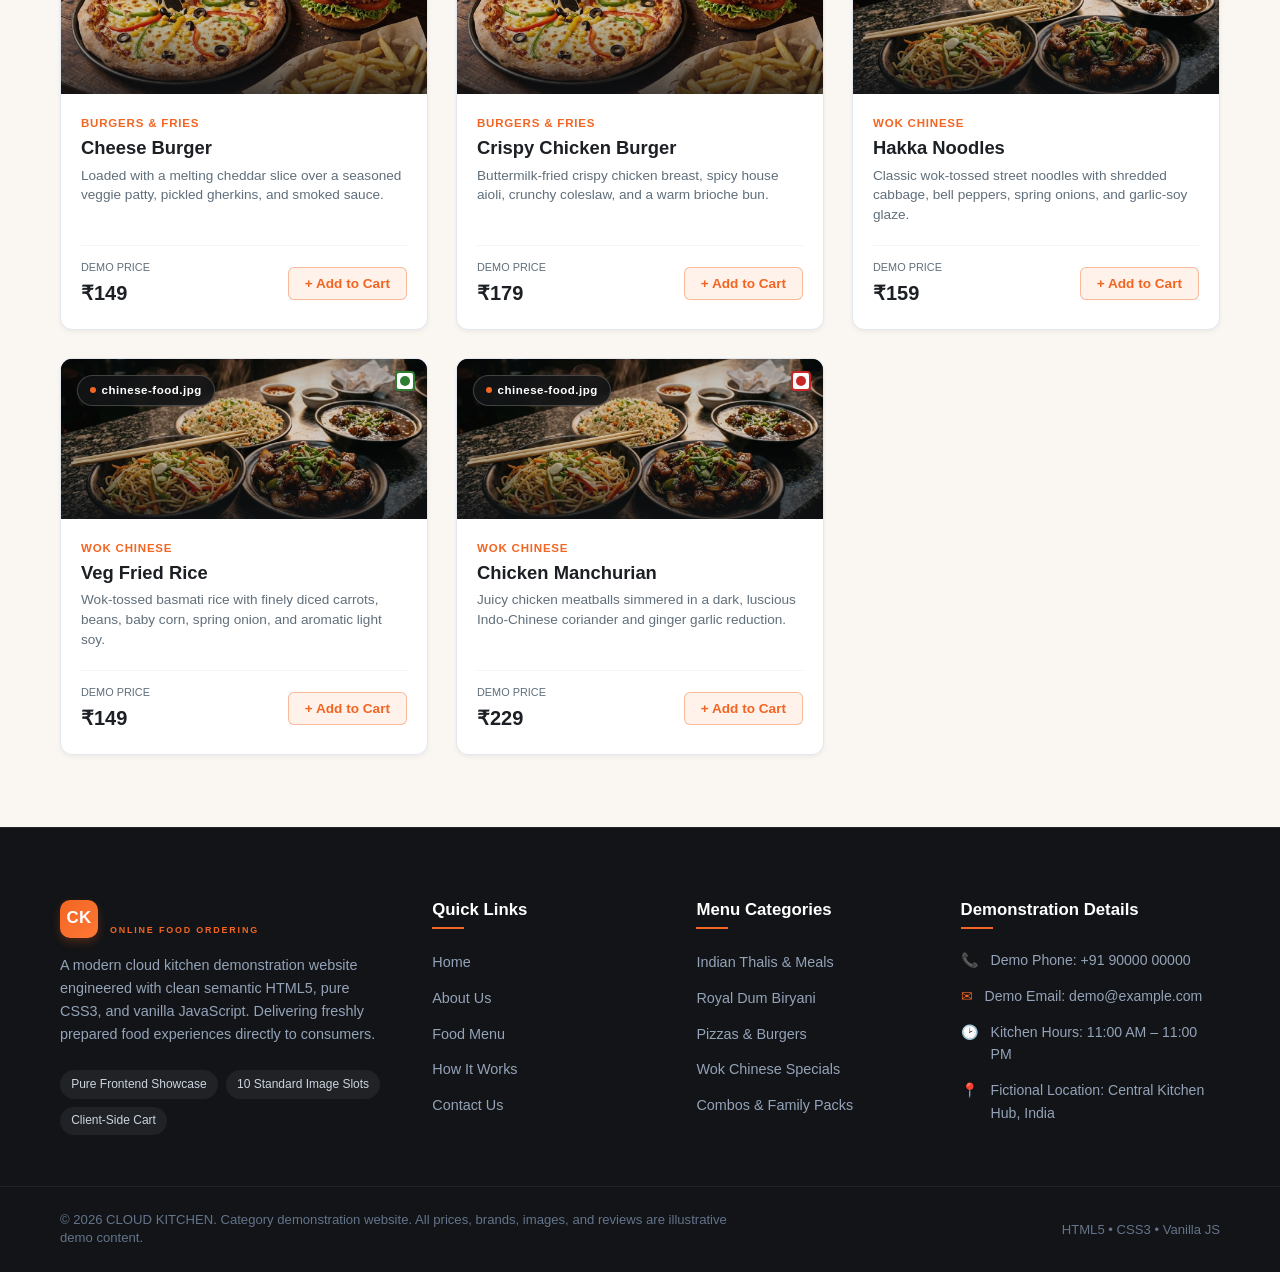
<file: fast-food.html>
<!DOCTYPE html>
<html lang="en">
<head>
  <meta charset="UTF-8">
  <meta name="viewport" content="width=device-width, initial-scale=1.0">
  <title>Fast Food &amp; Chinese - CLOUD KITCHEN</title>
  <meta name="description" content="Gourmet Pizzas, Stacked Burgers, Crispy Sandwiches, Street Style Hakka Noodles, and Wok-Tossed Indo-Chinese dishes cooked fresh to order.">
  <link rel="stylesheet" href="css/style.css">
</head>
<body>

  <!-- Top Announcement Bar -->
  <div class="announcement-bar">
    <span class="announcement-badge">Sizzling &amp; Wok Specials</span>
    <span>Stone-baked pizzas, crispy burgers &amp; authentic wok-tossed Indo-Chinese delicacies. All prices are demo prices.</span>
  </div>

  <!-- Global Header -->
  <header class="site-header">
    <div class="container navbar">
      <a href="index.html" class="brand-logo" aria-label="CLOUD KITCHEN Homepage">
        <div class="brand-icon">CK</div>
        <div class="brand-text">
          <span class="brand-title">CLOUD KITCHEN</span>
          <span class="brand-subtitle">ONLINE FOOD ORDERING</span>
        </div>
      </a>

      <button class="mobile-toggle" id="mobileMenuToggle" aria-label="Toggle navigation menu" aria-expanded="false">
        <span></span>
        <span></span>
        <span></span>
      </button>

      <nav class="nav-menu" id="navMenu">
        <a href="index.html" class="nav-link">Home</a>
        <a href="about.html" class="nav-link">About Us</a>
        <a href="menu.html" class="nav-link">Food Menu</a>
        <a href="indian-food.html" class="nav-link">Indian Food &amp; Biryani</a>
        <a href="fast-food.html" class="nav-link active">Fast Food &amp; Chinese</a>
        <a href="combos.html" class="nav-link">Combos &amp; Family Packs</a>
        <a href="how-it-works.html" class="nav-link">How It Works</a>
        <a href="contact.html" class="nav-link">Contact Us</a>
      </nav>

      <div class="nav-actions">
        <button class="cart-btn js-cart-toggle" aria-label="View demo cart">
          <span class="cart-icon-wrapper">
            &#128722;
            <span class="cart-count">0</span>
          </span>
          <span>Cart</span>
        </button>
      </div>
    </div>
  </header>

  <!-- Page Header Banner -->
  <section class="section" style="padding: 3.5rem 0 2rem; background: #ffffff; border-bottom: 1px solid var(--border-color);">
    <div class="container" style="text-align: center; max-width: 750px;">
      <span class="section-tag">Crispy, Cheesy &amp; Wok-Tossed</span>
      <h1>Fast Food &amp; Chinese Specialties</h1>
      <p style="font-size: 1.1rem; margin-top: 0.75rem;">
        Cheesy thin-crust pizzas, grilled artisanal burgers, golden french fries, crunchy sandwiches, and sizzling Chinese street wok bowls.
      </p>
    </div>
  </section>

  <!-- Dual Showcase Placeholders 4 & 5 -->
  <section class="section" style="padding-bottom: 2rem;">
    <div class="container" style="display: grid; grid-template-columns: repeat(auto-fit, minmax(320px, 1fr)); gap: 2rem;">
      <!-- Planned Image Slot 4: pizza-burger -->
      <!-- PLANNED_IMAGE: pizza-burger.jpg -->
      <div class="img-placeholder placeholder-pizza-burger ratio-16x9" role="img" aria-label="Pizza and burger food combination presentation">
        <div class="placeholder-badge"><span class="dot"></span> pizza-burger.jpg</div>
        <div class="placeholder-graphic">
          <div class="graphic-icon">&#127829;</div>
        </div>
        <div class="placeholder-caption">
          <h4>Pizzas &amp; Gourmet Burgers</h4>
          <p>Melted mozzarella, toasted brioche buns &amp; freshly assembled patties.</p>
        </div>
      </div>

      <!-- Planned Image Slot 5: chinese-food -->
      <!-- PLANNED_IMAGE: chinese-food.jpg -->
      <div class="img-placeholder placeholder-chinese-food ratio-16x9" role="img" aria-label="Noodles and Chinese food presentation">
        <div class="placeholder-badge"><span class="dot"></span> chinese-food.jpg</div>
        <div class="placeholder-graphic">
          <div class="graphic-icon">&#127836;</div>
        </div>
        <div class="placeholder-caption">
          <h4>Wok-Tossed Chinese Delicacies</h4>
          <p>Sizzling wok flames, smoky garlic soy glazes &amp; authentic chili manchurian.</p>
        </div>
      </div>
    </div>
  </section>

  <!-- Filter & Search Controls -->
  <section class="section" style="padding-top: 1rem;">
    <div class="container">
      <div class="menu-controls">
        <div class="search-bar-wrapper">
          <span class="search-icon">&#128269;</span>
          <input type="text" id="foodSearchInput" class="search-input" placeholder="Search pizza, burger, noodles, fries, sandwich, manchurian..." aria-label="Search fast food and Chinese items">
        </div>
        <div class="filter-pills">
          <button class="filter-btn active" data-filter="all">All Fast Food &amp; Chinese (8)</button>
          <button class="filter-btn" data-filter="pizza">Pizzas</button>
          <button class="filter-btn" data-filter="burger">Burgers &amp; Fries</button>
          <button class="filter-btn" data-filter="chinese">Wok Chinese</button>
        </div>
      </div>

      <!-- Dishes Grid -->
      <div class="food-grid">
        <!-- 1. Margherita Pizza -->
        <div class="food-card js-food-item" data-category="pizza">
          <div class="food-card-header">
            <!-- PLANNED_IMAGE: pizza-burger.jpg -->
            <div class="img-placeholder placeholder-pizza-burger ratio-4x3" role="img" aria-label="Margherita Pizza placeholder">
              <div class="placeholder-badge"><span class="dot"></span> pizza-burger.jpg</div>
              <div class="placeholder-graphic"><div class="graphic-icon">&#127829;</div></div>
            </div>
            <div class="diet-indicator veg" title="Vegetarian"></div>
          </div>
          <div class="food-card-body">
            <span class="food-category-label">Pizzas</span>
            <h4 class="food-title">Margherita Pizza</h4>
            <p class="food-desc">Classic Italian thin crust topped with rich San Marzano tomato reduction, basil, and 100% mozzarella.</p>
            <div class="food-card-footer">
              <div class="price-box">
                <span class="price-label">Demo Price</span>
                <span class="food-price">&#8377;199</span>
              </div>
              <button class="add-cart-btn js-add-to-cart" data-id="ff-margherita" data-name="Margherita Pizza" data-price="199" data-category="pizza">&#43; Add to Cart</button>
            </div>
          </div>
        </div>

        <!-- 2. Farmhouse Pizza -->
        <div class="food-card js-food-item" data-category="pizza">
          <div class="food-card-header">
            <!-- PLANNED_IMAGE: pizza-burger.jpg -->
            <div class="img-placeholder placeholder-pizza-burger ratio-4x3" role="img" aria-label="Farmhouse Pizza placeholder">
              <div class="placeholder-badge"><span class="dot"></span> pizza-burger.jpg</div>
              <div class="placeholder-graphic"><div class="graphic-icon">&#127829;</div></div>
            </div>
            <div class="diet-indicator veg" title="Vegetarian"></div>
          </div>
          <div class="food-card-body">
            <span class="food-category-label">Pizzas</span>
            <h4 class="food-title">Farmhouse Pizza</h4>
            <p class="food-desc">Loaded with crisp capsicum, juicy tomatoes, sweet corn, sliced black olives, and melted mozzarella cheese.</p>
            <div class="food-card-footer">
              <div class="price-box">
                <span class="price-label">Demo Price</span>
                <span class="food-price">&#8377;279</span>
              </div>
              <button class="add-cart-btn js-add-to-cart" data-id="ff-farmhouse" data-name="Farmhouse Pizza" data-price="279" data-category="pizza">&#43; Add to Cart</button>
            </div>
          </div>
        </div>

        <!-- 3. Classic Veg Burger & Fries -->
        <div class="food-card js-food-item" data-category="burger">
          <div class="food-card-header">
            <!-- PLANNED_IMAGE: pizza-burger.jpg -->
            <div class="img-placeholder placeholder-pizza-burger ratio-4x3" role="img" aria-label="Classic Veg Burger placeholder">
              <div class="placeholder-badge"><span class="dot"></span> pizza-burger.jpg</div>
              <div class="placeholder-graphic"><div class="graphic-icon">&#127828;</div></div>
            </div>
            <div class="diet-indicator veg" title="Vegetarian"></div>
          </div>
          <div class="food-card-body">
            <span class="food-category-label">Burgers &amp; Fries</span>
            <h4 class="food-title">Classic Veg Burger</h4>
            <p class="food-desc">Crispy golden vegetable patty nestled between toasted sesame buns, tangy mayo, and fresh iceberg lettuce.</p>
            <div class="food-card-footer">
              <div class="price-box">
                <span class="price-label">Demo Price</span>
                <span class="food-price">&#8377;119</span>
              </div>
              <button class="add-cart-btn js-add-to-cart" data-id="ff-veg-burger" data-name="Classic Veg Burger" data-price="119" data-category="burger">&#43; Add to Cart</button>
            </div>
          </div>
        </div>

        <!-- 4. Cheese Burger -->
        <div class="food-card js-food-item" data-category="burger">
          <div class="food-card-header">
            <!-- PLANNED_IMAGE: pizza-burger.jpg -->
            <div class="img-placeholder placeholder-pizza-burger ratio-4x3" role="img" aria-label="Cheese Burger placeholder">
              <div class="placeholder-badge"><span class="dot"></span> pizza-burger.jpg</div>
              <div class="placeholder-graphic"><div class="graphic-icon">&#127828;</div></div>
            </div>
            <div class="diet-indicator veg" title="Vegetarian"></div>
          </div>
          <div class="food-card-body">
            <span class="food-category-label">Burgers &amp; Fries</span>
            <h4 class="food-title">Cheese Burger</h4>
            <p class="food-desc">Loaded with a melting cheddar slice over a seasoned veggie patty, pickled gherkins, and smoked sauce.</p>
            <div class="food-card-footer">
              <div class="price-box">
                <span class="price-label">Demo Price</span>
                <span class="food-price">&#8377;149</span>
              </div>
              <button class="add-cart-btn js-add-to-cart" data-id="ff-cheese-burger" data-name="Cheese Burger" data-price="149" data-category="burger">&#43; Add to Cart</button>
            </div>
          </div>
        </div>

        <!-- 5. Crispy Chicken Burger -->
        <div class="food-card js-food-item" data-category="burger">
          <div class="food-card-header">
            <!-- PLANNED_IMAGE: pizza-burger.jpg -->
            <div class="img-placeholder placeholder-pizza-burger ratio-4x3" role="img" aria-label="Crispy Chicken Burger placeholder">
              <div class="placeholder-badge"><span class="dot"></span> pizza-burger.jpg</div>
              <div class="placeholder-graphic"><div class="graphic-icon">&#127828;</div></div>
            </div>
            <div class="diet-indicator non-veg" title="Non-Vegetarian"></div>
          </div>
          <div class="food-card-body">
            <span class="food-category-label">Burgers &amp; Fries</span>
            <h4 class="food-title">Crispy Chicken Burger</h4>
            <p class="food-desc">Buttermilk-fried crispy chicken breast, spicy house aioli, crunchy coleslaw, and a warm brioche bun.</p>
            <div class="food-card-footer">
              <div class="price-box">
                <span class="price-label">Demo Price</span>
                <span class="food-price">&#8377;179</span>
              </div>
              <button class="add-cart-btn js-add-to-cart" data-id="ff-crispy-chicken" data-name="Crispy Chicken Burger" data-price="179" data-category="burger">&#43; Add to Cart</button>
            </div>
          </div>
        </div>

        <!-- 6. Hakka Noodles -->
        <div class="food-card js-food-item" data-category="chinese">
          <div class="food-card-header">
            <!-- PLANNED_IMAGE: chinese-food.jpg -->
            <div class="img-placeholder placeholder-chinese-food ratio-4x3" role="img" aria-label="Hakka Noodles placeholder">
              <div class="placeholder-badge"><span class="dot"></span> chinese-food.jpg</div>
              <div class="placeholder-graphic"><div class="graphic-icon">&#127836;</div></div>
            </div>
            <div class="diet-indicator veg" title="Vegetarian"></div>
          </div>
          <div class="food-card-body">
            <span class="food-category-label">Wok Chinese</span>
            <h4 class="food-title">Hakka Noodles</h4>
            <p class="food-desc">Classic wok-tossed street noodles with shredded cabbage, bell peppers, spring onions, and garlic-soy glaze.</p>
            <div class="food-card-footer">
              <div class="price-box">
                <span class="price-label">Demo Price</span>
                <span class="food-price">&#8377;159</span>
              </div>
              <button class="add-cart-btn js-add-to-cart" data-id="ff-hakka-noodles" data-name="Hakka Noodles" data-price="159" data-category="chinese">&#43; Add to Cart</button>
            </div>
          </div>
        </div>

        <!-- 7. Veg Fried Rice -->
        <div class="food-card js-food-item" data-category="chinese">
          <div class="food-card-header">
            <!-- PLANNED_IMAGE: chinese-food.jpg -->
            <div class="img-placeholder placeholder-chinese-food ratio-4x3" role="img" aria-label="Veg Fried Rice placeholder">
              <div class="placeholder-badge"><span class="dot"></span> chinese-food.jpg</div>
              <div class="placeholder-graphic"><div class="graphic-icon">&#127836;</div></div>
            </div>
            <div class="diet-indicator veg" title="Vegetarian"></div>
          </div>
          <div class="food-card-body">
            <span class="food-category-label">Wok Chinese</span>
            <h4 class="food-title">Veg Fried Rice</h4>
            <p class="food-desc">Wok-tossed basmati rice with finely diced carrots, beans, baby corn, spring onion, and aromatic light soy.</p>
            <div class="food-card-footer">
              <div class="price-box">
                <span class="price-label">Demo Price</span>
                <span class="food-price">&#8377;149</span>
              </div>
              <button class="add-cart-btn js-add-to-cart" data-id="ff-veg-fried-rice" data-name="Veg Fried Rice" data-price="149" data-category="chinese">&#43; Add to Cart</button>
            </div>
          </div>
        </div>

        <!-- 8. Chicken Manchurian -->
        <div class="food-card js-food-item" data-category="chinese">
          <div class="food-card-header">
            <!-- PLANNED_IMAGE: chinese-food.jpg -->
            <div class="img-placeholder placeholder-chinese-food ratio-4x3" role="img" aria-label="Chicken Manchurian placeholder">
              <div class="placeholder-badge"><span class="dot"></span> chinese-food.jpg</div>
              <div class="placeholder-graphic"><div class="graphic-icon">&#127836;</div></div>
            </div>
            <div class="diet-indicator non-veg" title="Non-Vegetarian"></div>
          </div>
          <div class="food-card-body">
            <span class="food-category-label">Wok Chinese</span>
            <h4 class="food-title">Chicken Manchurian</h4>
            <p class="food-desc">Juicy chicken meatballs simmered in a dark, luscious Indo-Chinese coriander and ginger garlic reduction.</p>
            <div class="food-card-footer">
              <div class="price-box">
                <span class="price-label">Demo Price</span>
                <span class="food-price">&#8377;229</span>
              </div>
              <button class="add-cart-btn js-add-to-cart" data-id="ff-chicken-manchurian" data-name="Chicken Manchurian" data-price="229" data-category="chinese">&#43; Add to Cart</button>
            </div>
          </div>
        </div>
      </div>

      <div id="noResultsMessage" style="display: none; text-align: center; padding: 3rem 1rem;">
        <h3>No matching fast food or Chinese items found</h3>
        <p style="color: #606f7b;">Try adjusting your search query or reset filter to "All Fast Food &amp; Chinese".</p>
      </div>
    </div>
  </section>

  <!-- Global Footer -->
  <footer class="site-footer">
    <div class="footer-top">
      <div class="container footer-grid">
        <div class="footer-col footer-brand">
          <a href="index.html" class="brand-logo">
            <div class="brand-icon">CK</div>
            <div class="brand-text">
              <span class="brand-title">CLOUD KITCHEN</span>
              <span class="brand-subtitle">ONLINE FOOD ORDERING</span>
            </div>
          </a>
          <p>
            A modern cloud kitchen demonstration website engineered with clean semantic HTML5, pure CSS3, and vanilla JavaScript. Delivering freshly prepared food experiences directly to consumers.
          </p>
          <div class="footer-badge-list">
            <span class="footer-pill">Pure Frontend Showcase</span>
            <span class="footer-pill">10 Standard Image Slots</span>
            <span class="footer-pill">Client-Side Cart</span>
          </div>
        </div>

        <div class="footer-col">
          <h4>Quick Links</h4>
          <ul class="footer-links">
            <li><a href="index.html">Home</a></li>
            <li><a href="about.html">About Us</a></li>
            <li><a href="menu.html">Food Menu</a></li>
            <li><a href="how-it-works.html">How It Works</a></li>
            <li><a href="contact.html">Contact Us</a></li>
          </ul>
        </div>

        <div class="footer-col">
          <h4>Menu Categories</h4>
          <ul class="footer-links">
            <li><a href="indian-food.html">Indian Thalis &amp; Meals</a></li>
            <li><a href="indian-food.html">Royal Dum Biryani</a></li>
            <li><a href="fast-food.html">Pizzas &amp; Burgers</a></li>
            <li><a href="fast-food.html">Wok Chinese Specials</a></li>
            <li><a href="combos.html">Combos &amp; Family Packs</a></li>
          </ul>
        </div>

        <div class="footer-col">
          <h4>Demonstration Details</h4>
          <div class="footer-contact-item">
            <span>&#128222;</span>
            <div>Demo Phone: +91 90000 00000</div>
          </div>
          <div class="footer-contact-item">
            <span>&#9993;</span>
            <div>Demo Email: demo@example.com</div>
          </div>
          <div class="footer-contact-item">
            <span>&#128337;</span>
            <div>Kitchen Hours: 11:00 AM &ndash; 11:00 PM</div>
          </div>
          <div class="footer-contact-item">
            <span>&#128205;</span>
            <div>Fictional Location: Central Kitchen Hub, India</div>
          </div>
        </div>
      </div>
    </div>

    <div class="footer-bottom">
      <div class="container footer-bottom-flex">
        <div class="footer-disclaimer-note">
          &copy; 2026 CLOUD KITCHEN. Category demonstration website. All prices, brands, images, and reviews are illustrative demo content.
        </div>
        <div>
          <span>HTML5 &bull; CSS3 &bull; Vanilla JS</span>
        </div>
      </div>
    </div>
  </footer>

  <!-- Slide-out Cart Drawer -->
  <div class="cart-overlay" id="cartOverlay"></div>
  <aside class="cart-drawer" id="cartDrawer" aria-label="Demo food shopping cart">
    <div class="cart-header">
      <h3>Your Demo Cart</h3>
      <button class="cart-close-btn" id="cartCloseBtn" aria-label="Close cart">&times;</button>
    </div>
    <div class="cart-items-container" id="cartItemsList"></div>

    <div class="cart-empty-state" id="cartEmptyState">
      <div class="cart-empty-icon">&#128722;</div>
      <h4>Your cart is empty</h4>
      <p style="font-size: 0.85rem; color: #606f7b; margin-bottom: 1.25rem;">Looks like you haven't added any delicious food items yet.</p>
      <a href="menu.html" class="btn btn-primary btn-sm">Explore Food Menu</a>
    </div>

    <div class="cart-footer">
      <div class="cart-summary-line">
        <span>Subtotal</span>
        <strong id="cartSubtotal">&#8377;0</strong>
      </div>
      <div class="cart-summary-line">
        <span>Kitchen Packaging &amp; GST (5%)</span>
        <strong id="cartTax">&#8377;0</strong>
      </div>
      <div class="cart-summary-total">
        <span>Total Payable (Demo)</span>
        <span style="color: var(--color-orange);" id="cartTotal">&#8377;0</span>
      </div>
      <button class="btn btn-primary btn-block" id="checkoutBtn" disabled>
        Proceed to Demo Checkout
      </button>
      <div class="demo-order-badge">
        &#128274; 100% Frontend Demonstration &bull; No Real Charge
      </div>
    </div>
  </aside>

  <!-- Checkout & Confirmation Modal -->
  <div class="modal-overlay" id="checkoutModalOverlay">
    <div class="modal-box">
      <button class="modal-close-btn" id="modalCloseBtn" aria-label="Close modal">&times;</button>
      <div id="modalContentArea"></div>
    </div>
  </div>

  <!-- Scroll To Top Button -->
  <button class="scroll-top-btn" id="scrollTopBtn" title="Back to top" aria-label="Back to top">&#8593;</button>

  <script src="js/script.js"></script>
</body>
</html>
</file>
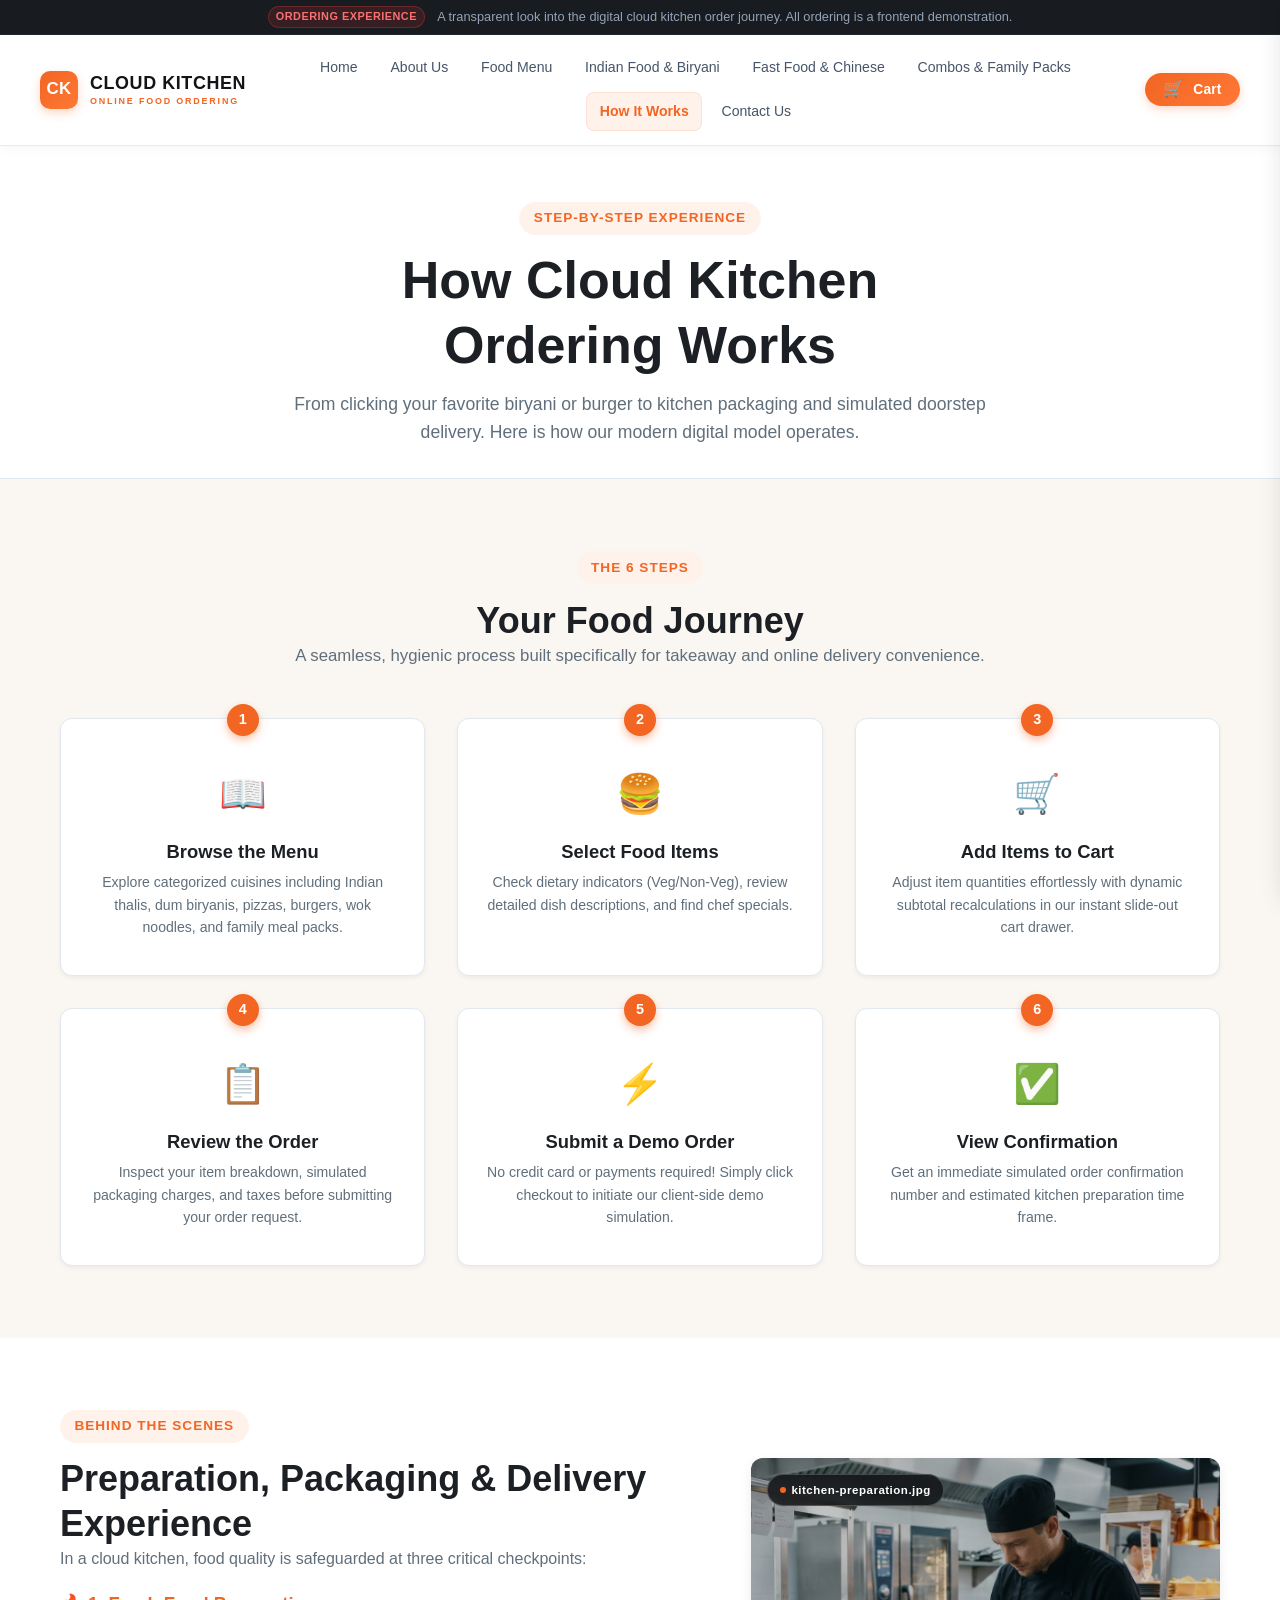
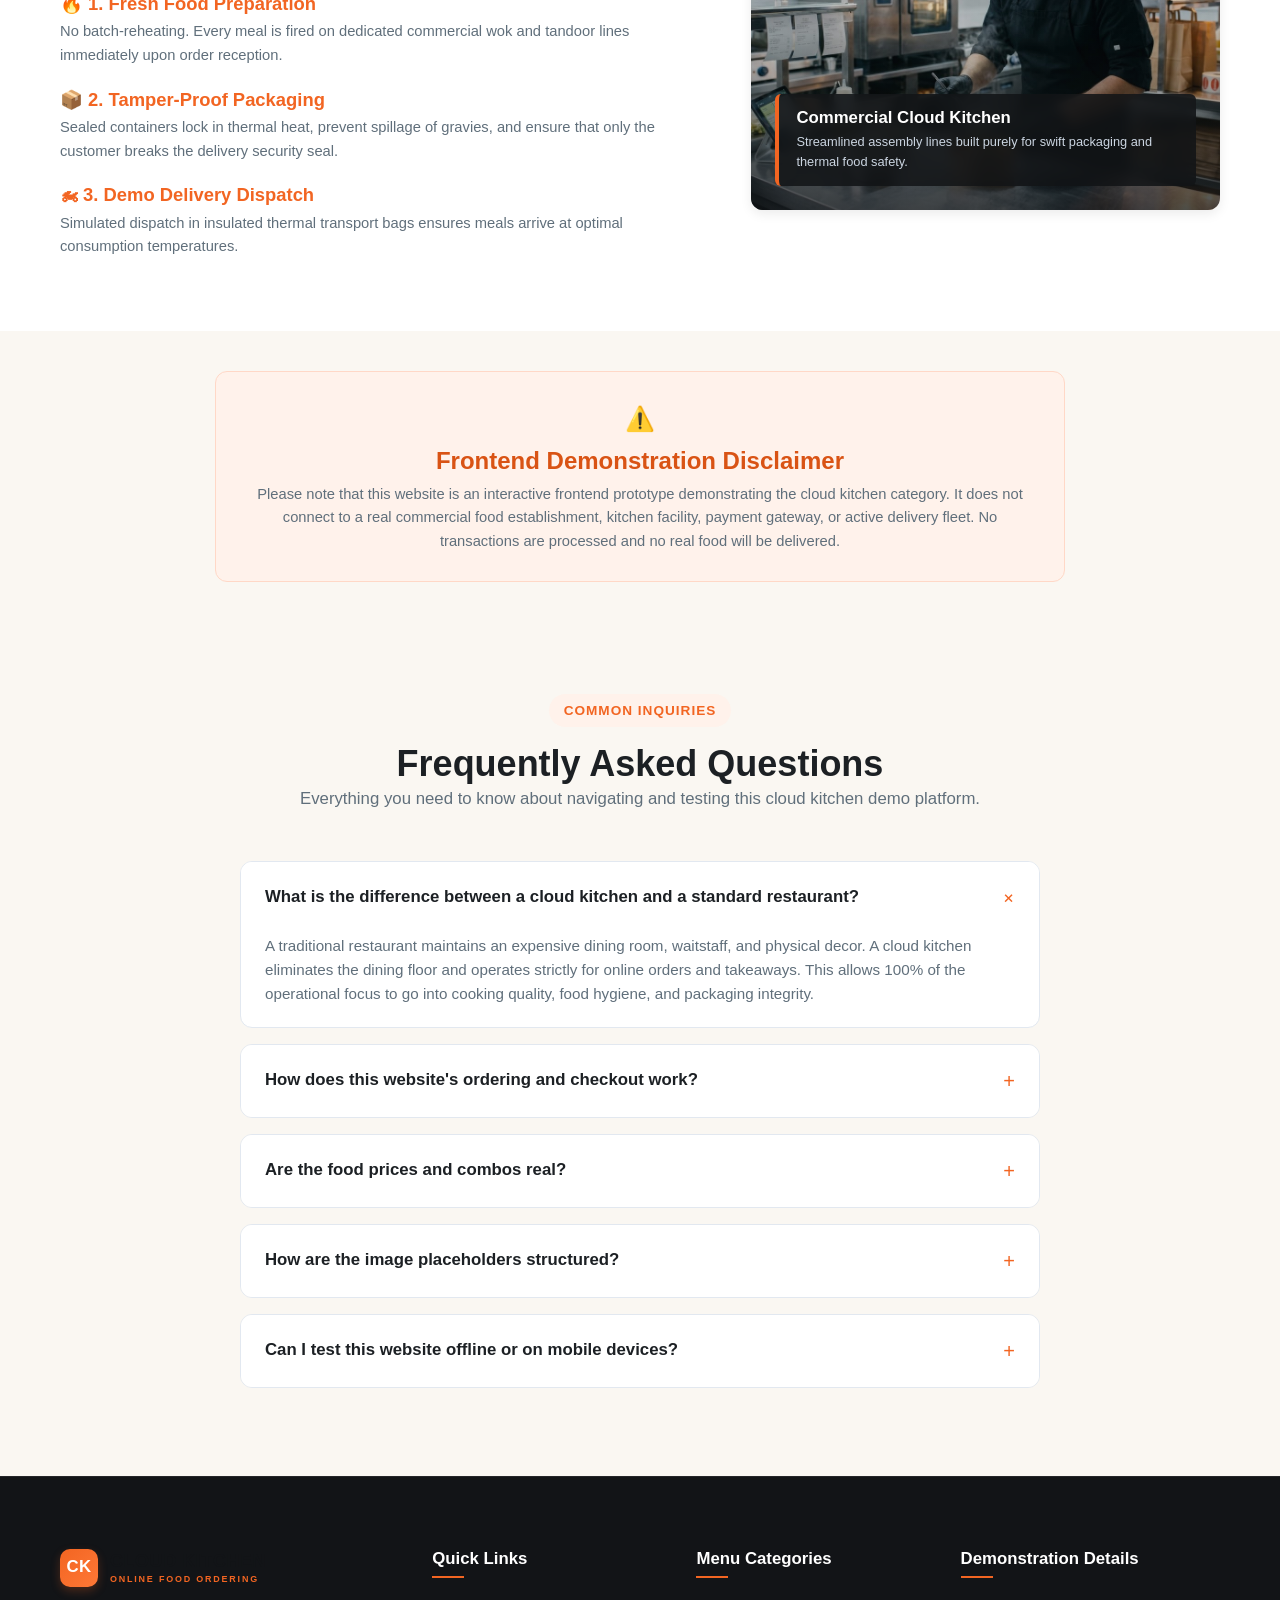
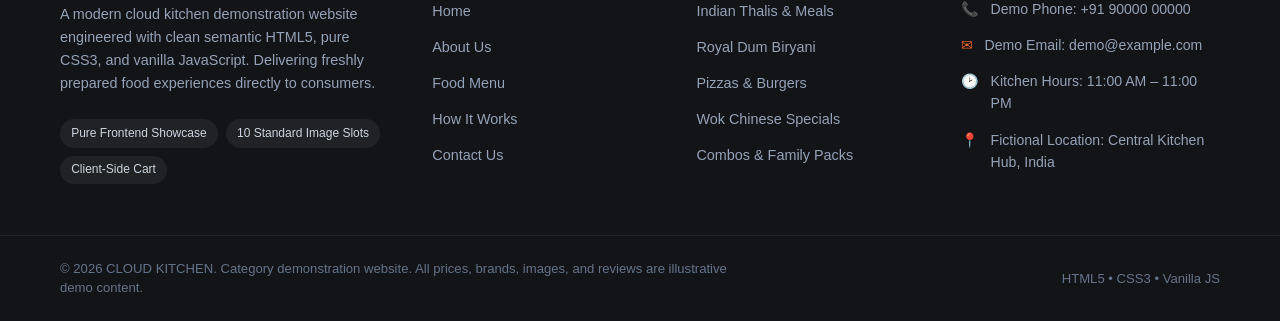
<file: how-it-works.html>
<!DOCTYPE html>
<html lang="en">
<head>
  <meta charset="UTF-8">
  <meta name="viewport" content="width=device-width, initial-scale=1.0">
  <title>How It Works - CLOUD KITCHEN</title>
  <meta name="description" content="Learn how the CLOUD KITCHEN online food ordering experience works: digital menu selection, live cart calculations, contactless kitchen packaging, and FAQ.">
  <link rel="stylesheet" href="css/style.css">
</head>
<body>

  <!-- Top Announcement Bar -->
  <div class="announcement-bar">
    <span class="announcement-badge">Ordering Experience</span>
    <span>A transparent look into the digital cloud kitchen order journey. All ordering is a frontend demonstration.</span>
  </div>

  <!-- Global Header -->
  <header class="site-header">
    <div class="container navbar">
      <a href="index.html" class="brand-logo" aria-label="CLOUD KITCHEN Homepage">
        <div class="brand-icon">CK</div>
        <div class="brand-text">
          <span class="brand-title">CLOUD KITCHEN</span>
          <span class="brand-subtitle">ONLINE FOOD ORDERING</span>
        </div>
      </a>

      <button class="mobile-toggle" id="mobileMenuToggle" aria-label="Toggle navigation menu" aria-expanded="false">
        <span></span>
        <span></span>
        <span></span>
      </button>

      <nav class="nav-menu" id="navMenu">
        <a href="index.html" class="nav-link">Home</a>
        <a href="about.html" class="nav-link">About Us</a>
        <a href="menu.html" class="nav-link">Food Menu</a>
        <a href="indian-food.html" class="nav-link">Indian Food &amp; Biryani</a>
        <a href="fast-food.html" class="nav-link">Fast Food &amp; Chinese</a>
        <a href="combos.html" class="nav-link">Combos &amp; Family Packs</a>
        <a href="how-it-works.html" class="nav-link active">How It Works</a>
        <a href="contact.html" class="nav-link">Contact Us</a>
      </nav>

      <div class="nav-actions">
        <button class="cart-btn js-cart-toggle" aria-label="View demo cart">
          <span class="cart-icon-wrapper">
            &#128722;
            <span class="cart-count">0</span>
          </span>
          <span>Cart</span>
        </button>
      </div>
    </div>
  </header>

  <!-- Page Header Banner -->
  <section class="section" style="padding: 3.5rem 0 2rem; background: #ffffff; border-bottom: 1px solid var(--border-color);">
    <div class="container" style="text-align: center; max-width: 750px;">
      <span class="section-tag">Step-by-Step Experience</span>
      <h1>How Cloud Kitchen Ordering Works</h1>
      <p style="font-size: 1.1rem; margin-top: 0.75rem;">
        From clicking your favorite biryani or burger to kitchen packaging and simulated doorstep delivery. Here is how our modern digital model operates.
      </p>
    </div>
  </section>

  <!-- 6 Detailed Process Steps -->
  <section class="section">
    <div class="container">
      <div class="section-header">
        <span class="section-tag">The 6 Steps</span>
        <h2>Your Food Journey</h2>
        <p class="section-subtitle">A seamless, hygienic process built specifically for takeaway and online delivery convenience.</p>
      </div>

      <div class="steps-grid" style="grid-template-columns: repeat(auto-fit, minmax(280px, 1fr));">
        <div class="step-card">
          <div class="step-badge">1</div>
          <div class="step-icon">&#128214;</div>
          <h3>Browse the Menu</h3>
          <p>Explore categorized cuisines including Indian thalis, dum biryanis, pizzas, burgers, wok noodles, and family meal packs.</p>
        </div>

        <div class="step-card">
          <div class="step-badge">2</div>
          <div class="step-icon">&#127828;</div>
          <h3>Select Food Items</h3>
          <p>Check dietary indicators (Veg/Non-Veg), review detailed dish descriptions, and find chef specials.</p>
        </div>

        <div class="step-card">
          <div class="step-badge">3</div>
          <div class="step-icon">&#128722;</div>
          <h3>Add Items to Cart</h3>
          <p>Adjust item quantities effortlessly with dynamic subtotal recalculations in our instant slide-out cart drawer.</p>
        </div>

        <div class="step-card">
          <div class="step-badge">4</div>
          <div class="step-icon">&#128203;</div>
          <h3>Review the Order</h3>
          <p>Inspect your item breakdown, simulated packaging charges, and taxes before submitting your order request.</p>
        </div>

        <div class="step-card">
          <div class="step-badge">5</div>
          <div class="step-icon">&#9889;</div>
          <h3>Submit a Demo Order</h3>
          <p>No credit card or payments required! Simply click checkout to initiate our client-side demo simulation.</p>
        </div>

        <div class="step-card">
          <div class="step-badge">6</div>
          <div class="step-icon">&#9989;</div>
          <h3>View Confirmation</h3>
          <p>Get an immediate simulated order confirmation number and estimated kitchen preparation time frame.</p>
        </div>
      </div>
    </div>
  </section>

  <!-- Operations Breakdown: Preparation, Packaging & Demo Delivery -->
  <section class="section section-bg-alt">
    <div class="container hero-grid">
      <div>
        <span class="section-tag">Behind The Scenes</span>
        <h2>Preparation, Packaging &amp; Delivery Experience</h2>
        <p style="margin-bottom: 1.25rem;">
          In a cloud kitchen, food quality is safeguarded at three critical checkpoints:
        </p>

        <div style="margin-bottom: 1.25rem;">
          <h4 style="display: flex; align-items: center; gap: 0.5rem; color: var(--color-orange); margin-bottom: 0.35rem;">
            &#128293; 1. Fresh Food Preparation
          </h4>
          <p style="font-size: 0.92rem;">
            No batch-reheating. Every meal is fired on dedicated commercial wok and tandoor lines immediately upon order reception.
          </p>
        </div>

        <div style="margin-bottom: 1.25rem;">
          <h4 style="display: flex; align-items: center; gap: 0.5rem; color: var(--color-orange); margin-bottom: 0.35rem;">
            &#128230; 2. Tamper-Proof Packaging
          </h4>
          <p style="font-size: 0.92rem;">
            Sealed containers lock in thermal heat, prevent spillage of gravies, and ensure that only the customer breaks the delivery security seal.
          </p>
        </div>

        <div>
          <h4 style="display: flex; align-items: center; gap: 0.5rem; color: var(--color-orange); margin-bottom: 0.35rem;">
            &#127949; 3. Demo Delivery Dispatch
          </h4>
          <p style="font-size: 0.92rem;">
            Simulated dispatch in insulated thermal transport bags ensures meals arrive at optimal consumption temperatures.
          </p>
        </div>
      </div>

      <!-- Planned Image Slot 9: kitchen-preparation -->
      <!-- PLANNED_IMAGE: kitchen-preparation.jpg -->
      <div class="img-placeholder placeholder-kitchen-preparation ratio-4x3" role="img" aria-label="Kitchen food preparation placeholder">
        <div class="placeholder-badge"><span class="dot"></span> kitchen-preparation.jpg</div>
        <div class="placeholder-graphic">
          <div class="graphic-icon">&#128104;&#8205;&#127859;</div>
        </div>
        <div class="placeholder-caption">
          <h4>Commercial Cloud Kitchen</h4>
          <p>Streamlined assembly lines built purely for swift packaging and thermal food safety.</p>
        </div>
      </div>
    </div>
  </section>

  <!-- Clear Demonstration Notice Box -->
  <section class="section" style="padding: 2.5rem 0;">
    <div class="container">
      <div style="background: #fff2eb; border: 1.5px solid #ffd8c7; border-radius: var(--radius-md); padding: 1.75rem; text-align: center; max-width: 850px; margin: 0 auto;">
        <span style="font-size: 1.5rem; display: block; margin-bottom: 0.5rem;">&#9888;&#65039;</span>
        <h3 style="color: var(--color-orange-hover); margin-bottom: 0.4rem;">Frontend Demonstration Disclaimer</h3>
        <p style="color: #606f7b; font-size: 0.92rem; margin: 0;">
          Please note that this website is an interactive frontend prototype demonstrating the cloud kitchen category. It does not connect to a real commercial food establishment, kitchen facility, payment gateway, or active delivery fleet. No transactions are processed and no real food will be delivered.
        </p>
      </div>
    </div>
  </section>

  <!-- FAQ Accordion -->
  <section class="section">
    <div class="container">
      <div class="section-header">
        <span class="section-tag">Common Inquiries</span>
        <h2>Frequently Asked Questions</h2>
        <p class="section-subtitle">Everything you need to know about navigating and testing this cloud kitchen demo platform.</p>
      </div>

      <div class="faq-container">
        <!-- FAQ 1 -->
        <div class="faq-item active">
          <div class="faq-header">
            <h4>What is the difference between a cloud kitchen and a standard restaurant?</h4>
            <span class="faq-toggle-icon">&#43;</span>
          </div>
          <div class="faq-body">
            A traditional restaurant maintains an expensive dining room, waitstaff, and physical decor. A cloud kitchen eliminates the dining floor and operates strictly for online orders and takeaways. This allows 100% of the operational focus to go into cooking quality, food hygiene, and packaging integrity.
          </div>
        </div>

        <!-- FAQ 2 -->
        <div class="faq-item">
          <div class="faq-header">
            <h4>How does this website's ordering and checkout work?</h4>
            <span class="faq-toggle-icon">&#43;</span>
          </div>
          <div class="faq-body">
            The ordering system is implemented with 100% client-side vanilla JavaScript. You can browse dishes, filter by cuisine, add items to the cart, adjust portions, and simulate a complete checkout. A simulated order ID will be generated upon confirmation, without asking for financial cards or real personal data.
          </div>
        </div>

        <!-- FAQ 3 -->
        <div class="faq-item">
          <div class="faq-header">
            <h4>Are the food prices and combos real?</h4>
            <span class="faq-toggle-icon">&#43;</span>
          </div>
          <div class="faq-body">
            All prices and discounts displayed in Indian Rupees (₹) are illustrative demo values designed to represent realistic market rates for thalis, biryanis, pizzas, and family food packs.
          </div>
        </div>

        <!-- FAQ 4 -->
        <div class="faq-item">
          <div class="faq-header">
            <h4>How are the image placeholders structured?</h4>
            <span class="faq-toggle-icon">&#43;</span>
          </div>
          <div class="faq-body">
            To maintain optimal performance and adhere strictly to image limits, exactly 10 unique CSS placeholders are used across this multi-page platform. Each placeholder features descriptive badges, thematic CSS gradients, and consistent aspect ratios ready for Google Flow image imports later.
          </div>
        </div>

        <!-- FAQ 5 -->
        <div class="faq-item">
          <div class="faq-header">
            <h4>Can I test this website offline or on mobile devices?</h4>
            <span class="faq-toggle-icon">&#43;</span>
          </div>
          <div class="faq-body">
            Yes! The website requires zero build steps, npm packages, or external frameworks. It runs directly by opening index.html in any desktop or mobile web browser with full responsive layouts.
          </div>
        </div>
      </div>
    </div>
  </section>

  <!-- Global Footer -->
  <footer class="site-footer">
    <div class="footer-top">
      <div class="container footer-grid">
        <div class="footer-col footer-brand">
          <a href="index.html" class="brand-logo">
            <div class="brand-icon">CK</div>
            <div class="brand-text">
              <span class="brand-title">CLOUD KITCHEN</span>
              <span class="brand-subtitle">ONLINE FOOD ORDERING</span>
            </div>
          </a>
          <p>
            A modern cloud kitchen demonstration website engineered with clean semantic HTML5, pure CSS3, and vanilla JavaScript. Delivering freshly prepared food experiences directly to consumers.
          </p>
          <div class="footer-badge-list">
            <span class="footer-pill">Pure Frontend Showcase</span>
            <span class="footer-pill">10 Standard Image Slots</span>
            <span class="footer-pill">Client-Side Cart</span>
          </div>
        </div>

        <div class="footer-col">
          <h4>Quick Links</h4>
          <ul class="footer-links">
            <li><a href="index.html">Home</a></li>
            <li><a href="about.html">About Us</a></li>
            <li><a href="menu.html">Food Menu</a></li>
            <li><a href="how-it-works.html">How It Works</a></li>
            <li><a href="contact.html">Contact Us</a></li>
          </ul>
        </div>

        <div class="footer-col">
          <h4>Menu Categories</h4>
          <ul class="footer-links">
            <li><a href="indian-food.html">Indian Thalis &amp; Meals</a></li>
            <li><a href="indian-food.html">Royal Dum Biryani</a></li>
            <li><a href="fast-food.html">Pizzas &amp; Burgers</a></li>
            <li><a href="fast-food.html">Wok Chinese Specials</a></li>
            <li><a href="combos.html">Combos &amp; Family Packs</a></li>
          </ul>
        </div>

        <div class="footer-col">
          <h4>Demonstration Details</h4>
          <div class="footer-contact-item">
            <span>&#128222;</span>
            <div>Demo Phone: +91 90000 00000</div>
          </div>
          <div class="footer-contact-item">
            <span>&#9993;</span>
            <div>Demo Email: demo@example.com</div>
          </div>
          <div class="footer-contact-item">
            <span>&#128337;</span>
            <div>Kitchen Hours: 11:00 AM &ndash; 11:00 PM</div>
          </div>
          <div class="footer-contact-item">
            <span>&#128205;</span>
            <div>Fictional Location: Central Kitchen Hub, India</div>
          </div>
        </div>
      </div>
    </div>

    <div class="footer-bottom">
      <div class="container footer-bottom-flex">
        <div class="footer-disclaimer-note">
          &copy; 2026 CLOUD KITCHEN. Category demonstration website. All prices, brands, images, and reviews are illustrative demo content.
        </div>
        <div>
          <span>HTML5 &bull; CSS3 &bull; Vanilla JS</span>
        </div>
      </div>
    </div>
  </footer>

  <!-- Slide-out Cart Drawer -->
  <div class="cart-overlay" id="cartOverlay"></div>
  <aside class="cart-drawer" id="cartDrawer" aria-label="Demo food shopping cart">
    <div class="cart-header">
      <h3>Your Demo Cart</h3>
      <button class="cart-close-btn" id="cartCloseBtn" aria-label="Close cart">&times;</button>
    </div>
    <div class="cart-items-container" id="cartItemsList"></div>

    <div class="cart-empty-state" id="cartEmptyState">
      <div class="cart-empty-icon">&#128722;</div>
      <h4>Your cart is empty</h4>
      <p style="font-size: 0.85rem; color: #606f7b; margin-bottom: 1.25rem;">Looks like you haven't added any delicious food items yet.</p>
      <a href="menu.html" class="btn btn-primary btn-sm">Explore Food Menu</a>
    </div>

    <div class="cart-footer">
      <div class="cart-summary-line">
        <span>Subtotal</span>
        <strong id="cartSubtotal">&#8377;0</strong>
      </div>
      <div class="cart-summary-line">
        <span>Kitchen Packaging &amp; GST (5%)</span>
        <strong id="cartTax">&#8377;0</strong>
      </div>
      <div class="cart-summary-total">
        <span>Total Payable (Demo)</span>
        <span style="color: var(--color-orange);" id="cartTotal">&#8377;0</span>
      </div>
      <button class="btn btn-primary btn-block" id="checkoutBtn" disabled>
        Proceed to Demo Checkout
      </button>
      <div class="demo-order-badge">
        &#128274; 100% Frontend Demonstration &bull; No Real Charge
      </div>
    </div>
  </aside>

  <!-- Checkout & Confirmation Modal -->
  <div class="modal-overlay" id="checkoutModalOverlay">
    <div class="modal-box">
      <button class="modal-close-btn" id="modalCloseBtn" aria-label="Close modal">&times;</button>
      <div id="modalContentArea"></div>
    </div>
  </div>

  <!-- Scroll To Top Button -->
  <button class="scroll-top-btn" id="scrollTopBtn" title="Back to top" aria-label="Back to top">&#8593;</button>

  <script src="js/script.js"></script>
</body>
</html>
</file>
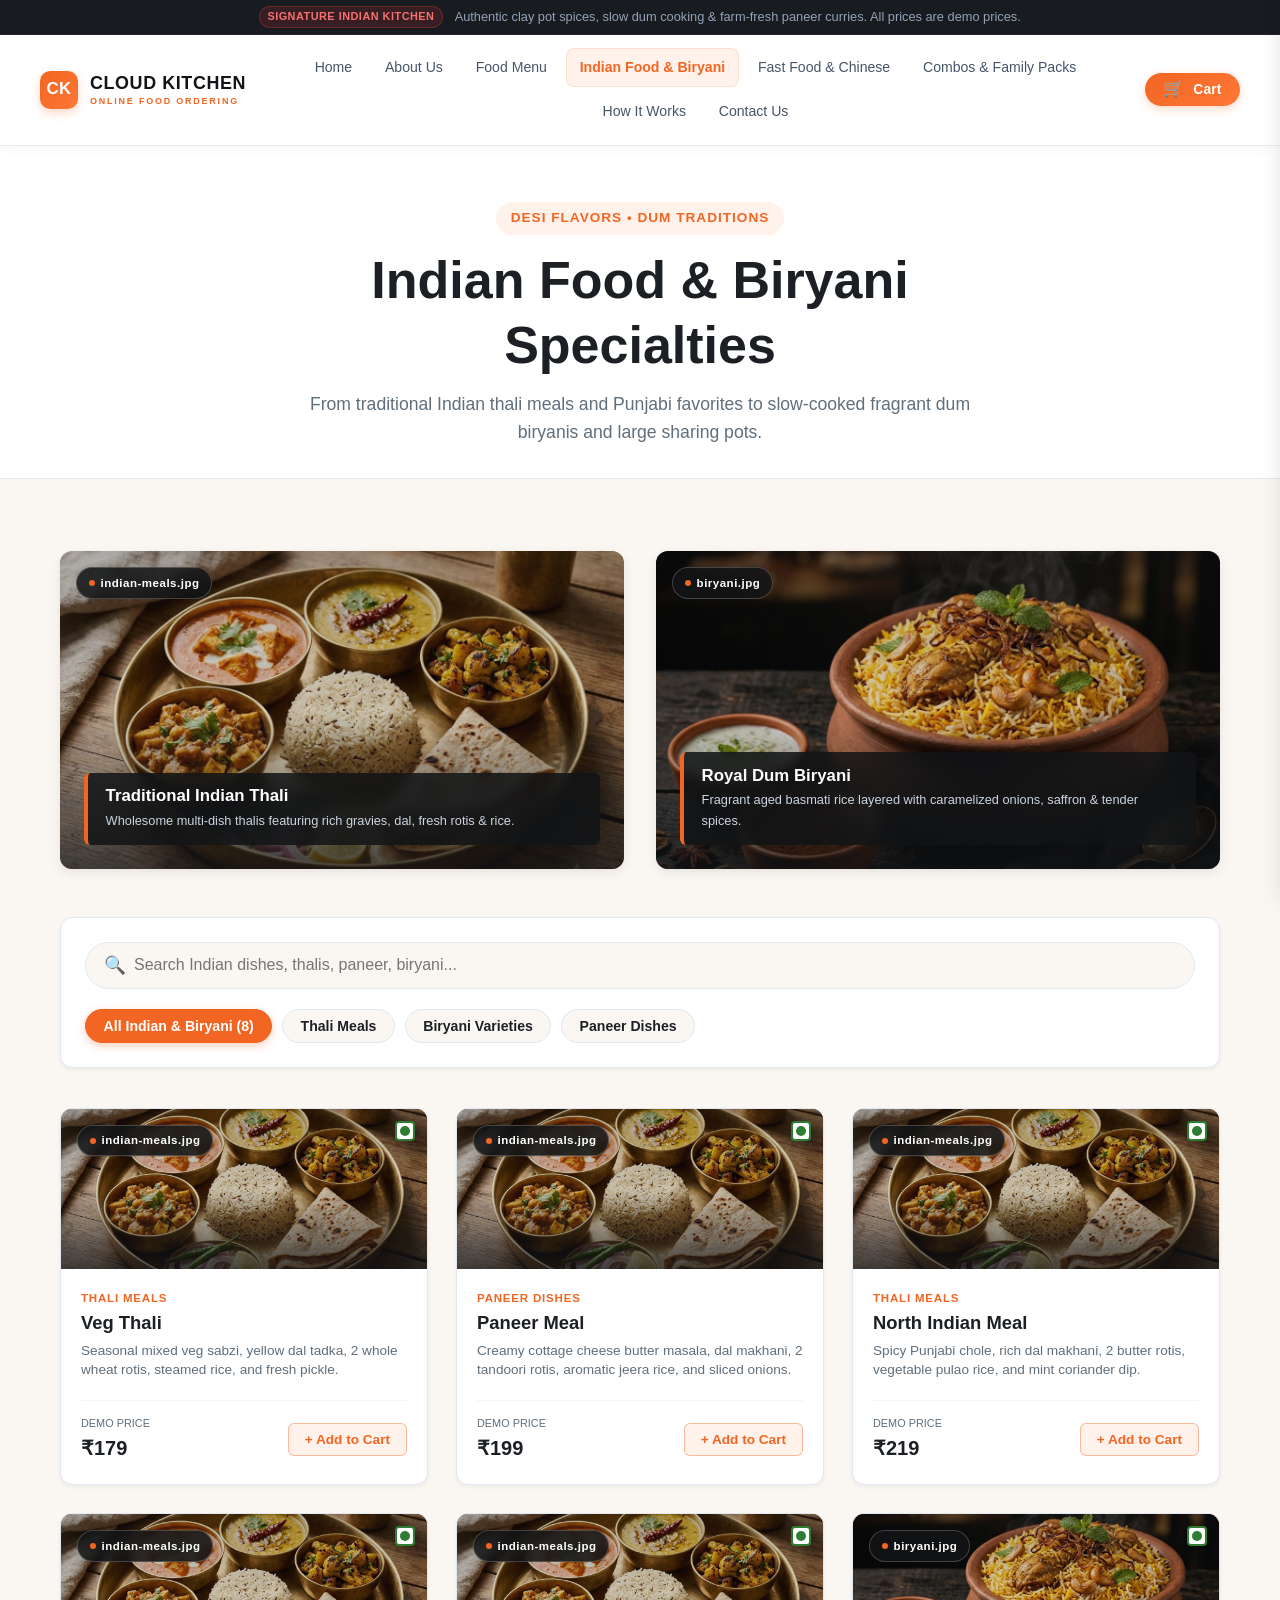
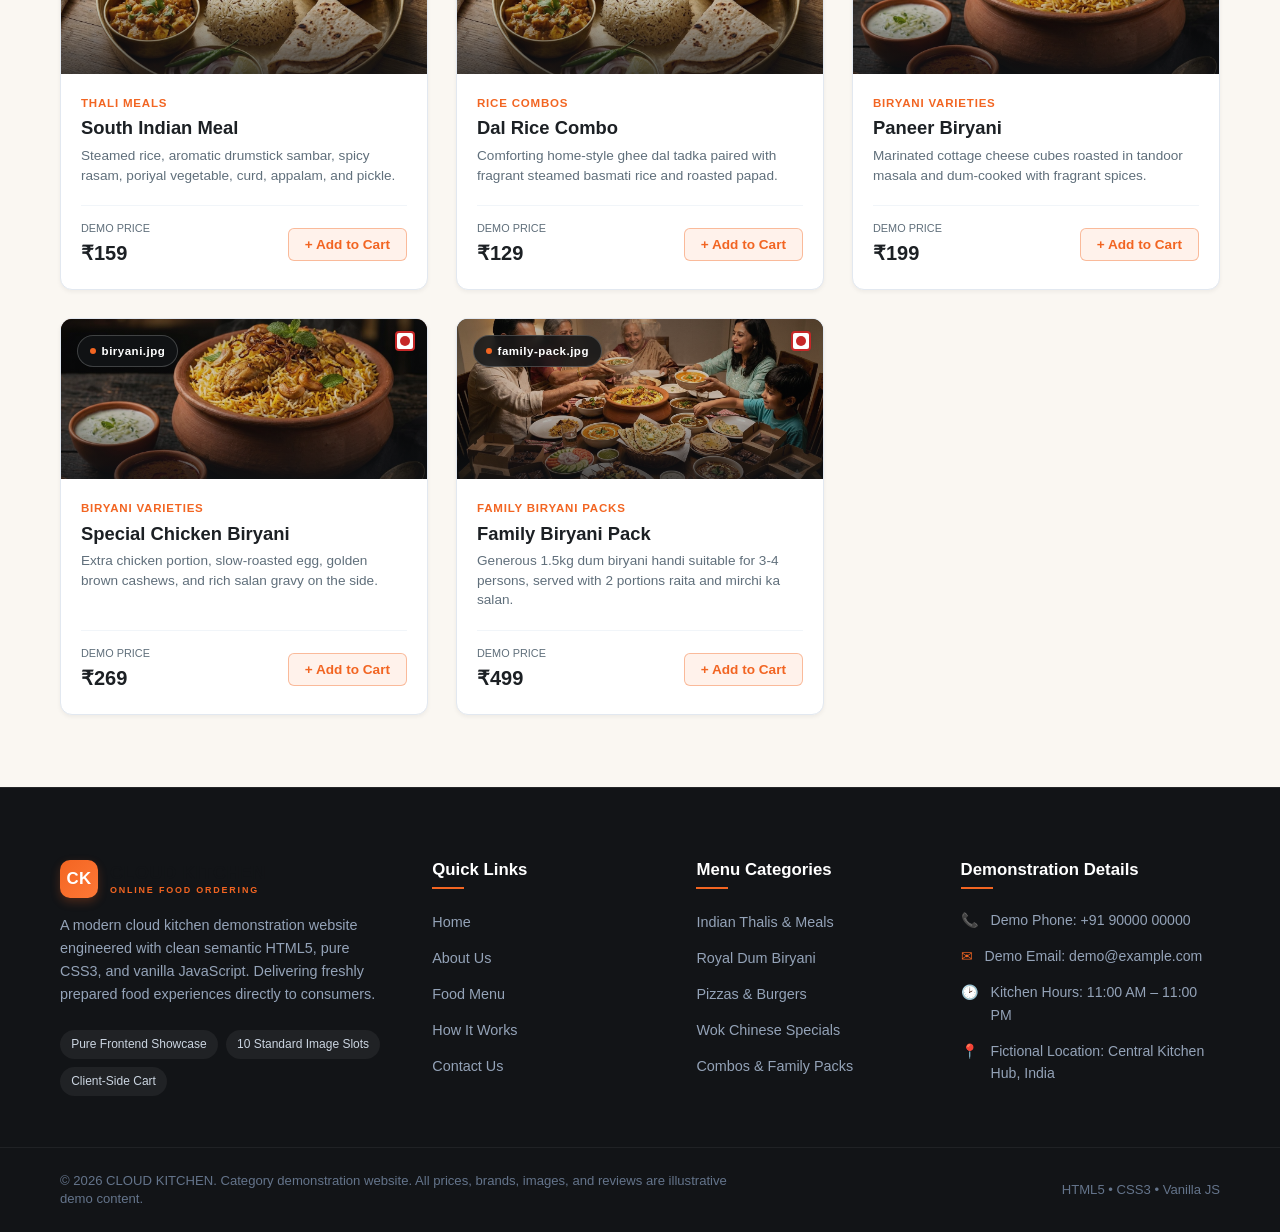
<file: indian-food.html>
<!DOCTYPE html>
<html lang="en">
<head>
  <meta charset="UTF-8">
  <meta name="viewport" content="width=device-width, initial-scale=1.0">
  <title>Indian Food &amp; Biryani - CLOUD KITCHEN</title>
  <meta name="description" content="Authentic Indian Thalis, North and South Indian home-style meals, paneer dishes, and royal dum biryani handis freshly cooked to order.">
  <link rel="stylesheet" href="css/style.css">
</head>
<body>

  <!-- Top Announcement Bar -->
  <div class="announcement-bar">
    <span class="announcement-badge">Signature Indian Kitchen</span>
    <span>Authentic clay pot spices, slow dum cooking &amp; farm-fresh paneer curries. All prices are demo prices.</span>
  </div>

  <!-- Global Header -->
  <header class="site-header">
    <div class="container navbar">
      <a href="index.html" class="brand-logo" aria-label="CLOUD KITCHEN Homepage">
        <div class="brand-icon">CK</div>
        <div class="brand-text">
          <span class="brand-title">CLOUD KITCHEN</span>
          <span class="brand-subtitle">ONLINE FOOD ORDERING</span>
        </div>
      </a>

      <button class="mobile-toggle" id="mobileMenuToggle" aria-label="Toggle navigation menu" aria-expanded="false">
        <span></span>
        <span></span>
        <span></span>
      </button>

      <nav class="nav-menu" id="navMenu">
        <a href="index.html" class="nav-link">Home</a>
        <a href="about.html" class="nav-link">About Us</a>
        <a href="menu.html" class="nav-link">Food Menu</a>
        <a href="indian-food.html" class="nav-link active">Indian Food &amp; Biryani</a>
        <a href="fast-food.html" class="nav-link">Fast Food &amp; Chinese</a>
        <a href="combos.html" class="nav-link">Combos &amp; Family Packs</a>
        <a href="how-it-works.html" class="nav-link">How It Works</a>
        <a href="contact.html" class="nav-link">Contact Us</a>
      </nav>

      <div class="nav-actions">
        <button class="cart-btn js-cart-toggle" aria-label="View demo cart">
          <span class="cart-icon-wrapper">
            &#128722;
            <span class="cart-count">0</span>
          </span>
          <span>Cart</span>
        </button>
      </div>
    </div>
  </header>

  <!-- Page Header Banner -->
  <section class="section" style="padding: 3.5rem 0 2rem; background: #ffffff; border-bottom: 1px solid var(--border-color);">
    <div class="container" style="text-align: center; max-width: 750px;">
      <span class="section-tag">Desi Flavors &bull; Dum Traditions</span>
      <h1>Indian Food &amp; Biryani Specialties</h1>
      <p style="font-size: 1.1rem; margin-top: 0.75rem;">
        From traditional Indian thali meals and Punjabi favorites to slow-cooked fragrant dum biryanis and large sharing pots.
      </p>
    </div>
  </section>

  <!-- Showcase Hero Features with Planned Placeholders 2 & 3 -->
  <section class="section" style="padding-bottom: 2rem;">
    <div class="container" style="display: grid; grid-template-columns: repeat(auto-fit, minmax(320px, 1fr)); gap: 2rem;">
      <!-- Planned Image Slot 2: indian-meals -->
      <!-- PLANNED_IMAGE: indian-meals.jpg -->
      <div class="img-placeholder placeholder-indian-meals ratio-16x9" role="img" aria-label="Indian thali and traditional meal presentation">
        <div class="placeholder-badge"><span class="dot"></span> indian-meals.jpg</div>
        <div class="placeholder-graphic">
          <div class="graphic-icon">&#127858;</div>
        </div>
        <div class="placeholder-caption">
          <h4>Traditional Indian Thali</h4>
          <p>Wholesome multi-dish thalis featuring rich gravies, dal, fresh rotis &amp; rice.</p>
        </div>
      </div>

      <!-- Planned Image Slot 3: biryani -->
      <!-- PLANNED_IMAGE: biryani.jpg -->
      <div class="img-placeholder placeholder-biryani ratio-16x9" role="img" aria-label="Delicious biryani food presentation">
        <div class="placeholder-badge"><span class="dot"></span> biryani.jpg</div>
        <div class="placeholder-graphic">
          <div class="graphic-icon">&#127834;</div>
        </div>
        <div class="placeholder-caption">
          <h4>Royal Dum Biryani</h4>
          <p>Fragrant aged basmati rice layered with caramelized onions, saffron &amp; tender spices.</p>
        </div>
      </div>
    </div>
  </section>

  <!-- Interactive Filter Bar -->
  <section class="section" style="padding-top: 1rem;">
    <div class="container">
      <div class="menu-controls">
        <div class="search-bar-wrapper">
          <span class="search-icon">&#128269;</span>
          <input type="text" id="foodSearchInput" class="search-input" placeholder="Search Indian dishes, thalis, paneer, biryani..." aria-label="Search Indian dishes">
        </div>
        <div class="filter-pills">
          <button class="filter-btn active" data-filter="all">All Indian &amp; Biryani (8)</button>
          <button class="filter-btn" data-filter="thalis">Thali Meals</button>
          <button class="filter-btn" data-filter="biryani">Biryani Varieties</button>
          <button class="filter-btn" data-filter="paneer">Paneer Dishes</button>
        </div>
      </div>

      <!-- Dish Cards -->
      <div class="food-grid">
        <!-- 1. Veg Thali -->
        <div class="food-card js-food-item" data-category="thalis">
          <div class="food-card-header">
            <!-- PLANNED_IMAGE: indian-meals.jpg -->
            <div class="img-placeholder placeholder-indian-meals ratio-4x3" role="img" aria-label="Veg Thali placeholder">
              <div class="placeholder-badge"><span class="dot"></span> indian-meals.jpg</div>
              <div class="placeholder-graphic"><div class="graphic-icon">&#127858;</div></div>
            </div>
            <div class="diet-indicator veg" title="Vegetarian"></div>
          </div>
          <div class="food-card-body">
            <span class="food-category-label">Thali Meals</span>
            <h4 class="food-title">Veg Thali</h4>
            <p class="food-desc">Seasonal mixed veg sabzi, yellow dal tadka, 2 whole wheat rotis, steamed rice, and fresh pickle.</p>
            <div class="food-card-footer">
              <div class="price-box">
                <span class="price-label">Demo Price</span>
                <span class="food-price">&#8377;179</span>
              </div>
              <button class="add-cart-btn js-add-to-cart" data-id="ind-veg-thali" data-name="Veg Thali" data-price="179" data-category="thalis">&#43; Add to Cart</button>
            </div>
          </div>
        </div>

        <!-- 2. Paneer Meal -->
        <div class="food-card js-food-item" data-category="paneer">
          <div class="food-card-header">
            <!-- PLANNED_IMAGE: indian-meals.jpg -->
            <div class="img-placeholder placeholder-indian-meals ratio-4x3" role="img" aria-label="Paneer Meal placeholder">
              <div class="placeholder-badge"><span class="dot"></span> indian-meals.jpg</div>
              <div class="placeholder-graphic"><div class="graphic-icon">&#127858;</div></div>
            </div>
            <div class="diet-indicator veg" title="Vegetarian"></div>
          </div>
          <div class="food-card-body">
            <span class="food-category-label">Paneer Dishes</span>
            <h4 class="food-title">Paneer Meal</h4>
            <p class="food-desc">Creamy cottage cheese butter masala, dal makhani, 2 tandoori rotis, aromatic jeera rice, and sliced onions.</p>
            <div class="food-card-footer">
              <div class="price-box">
                <span class="price-label">Demo Price</span>
                <span class="food-price">&#8377;199</span>
              </div>
              <button class="add-cart-btn js-add-to-cart" data-id="ind-paneer-meal" data-name="Paneer Meal" data-price="199" data-category="paneer">&#43; Add to Cart</button>
            </div>
          </div>
        </div>

        <!-- 3. North Indian Meal -->
        <div class="food-card js-food-item" data-category="thalis">
          <div class="food-card-header">
            <!-- PLANNED_IMAGE: indian-meals.jpg -->
            <div class="img-placeholder placeholder-indian-meals ratio-4x3" role="img" aria-label="North Indian Meal placeholder">
              <div class="placeholder-badge"><span class="dot"></span> indian-meals.jpg</div>
              <div class="placeholder-graphic"><div class="graphic-icon">&#127858;</div></div>
            </div>
            <div class="diet-indicator veg" title="Vegetarian"></div>
          </div>
          <div class="food-card-body">
            <span class="food-category-label">Thali Meals</span>
            <h4 class="food-title">North Indian Meal</h4>
            <p class="food-desc">Spicy Punjabi chole, rich dal makhani, 2 butter rotis, vegetable pulao rice, and mint coriander dip.</p>
            <div class="food-card-footer">
              <div class="price-box">
                <span class="price-label">Demo Price</span>
                <span class="food-price">&#8377;219</span>
              </div>
              <button class="add-cart-btn js-add-to-cart" data-id="ind-north-meal" data-name="North Indian Meal" data-price="219" data-category="thalis">&#43; Add to Cart</button>
            </div>
          </div>
        </div>

        <!-- 4. South Indian Meal -->
        <div class="food-card js-food-item" data-category="thalis">
          <div class="food-card-header">
            <!-- PLANNED_IMAGE: indian-meals.jpg -->
            <div class="img-placeholder placeholder-indian-meals ratio-4x3" role="img" aria-label="South Indian Meal placeholder">
              <div class="placeholder-badge"><span class="dot"></span> indian-meals.jpg</div>
              <div class="placeholder-graphic"><div class="graphic-icon">&#127858;</div></div>
            </div>
            <div class="diet-indicator veg" title="Vegetarian"></div>
          </div>
          <div class="food-card-body">
            <span class="food-category-label">Thali Meals</span>
            <h4 class="food-title">South Indian Meal</h4>
            <p class="food-desc">Steamed rice, aromatic drumstick sambar, spicy rasam, poriyal vegetable, curd, appalam, and pickle.</p>
            <div class="food-card-footer">
              <div class="price-box">
                <span class="price-label">Demo Price</span>
                <span class="food-price">&#8377;159</span>
              </div>
              <button class="add-cart-btn js-add-to-cart" data-id="ind-south-meal" data-name="South Indian Meal" data-price="159" data-category="thalis">&#43; Add to Cart</button>
            </div>
          </div>
        </div>

        <!-- 5. Dal Rice Combo -->
        <div class="food-card js-food-item" data-category="thalis">
          <div class="food-card-header">
            <!-- PLANNED_IMAGE: indian-meals.jpg -->
            <div class="img-placeholder placeholder-indian-meals ratio-4x3" role="img" aria-label="Dal Rice Combo placeholder">
              <div class="placeholder-badge"><span class="dot"></span> indian-meals.jpg</div>
              <div class="placeholder-graphic"><div class="graphic-icon">&#127858;</div></div>
            </div>
            <div class="diet-indicator veg" title="Vegetarian"></div>
          </div>
          <div class="food-card-body">
            <span class="food-category-label">Rice Combos</span>
            <h4 class="food-title">Dal Rice Combo</h4>
            <p class="food-desc">Comforting home-style ghee dal tadka paired with fragrant steamed basmati rice and roasted papad.</p>
            <div class="food-card-footer">
              <div class="price-box">
                <span class="price-label">Demo Price</span>
                <span class="food-price">&#8377;129</span>
              </div>
              <button class="add-cart-btn js-add-to-cart" data-id="ind-dal-rice" data-name="Dal Rice Combo" data-price="129" data-category="thalis">&#43; Add to Cart</button>
            </div>
          </div>
        </div>

        <!-- 6. Paneer Biryani -->
        <div class="food-card js-food-item" data-category="paneer">
          <div class="food-card-header">
            <!-- PLANNED_IMAGE: biryani.jpg -->
            <div class="img-placeholder placeholder-biryani ratio-4x3" role="img" aria-label="Paneer Biryani placeholder">
              <div class="placeholder-badge"><span class="dot"></span> biryani.jpg</div>
              <div class="placeholder-graphic"><div class="graphic-icon">&#127834;</div></div>
            </div>
            <div class="diet-indicator veg" title="Vegetarian"></div>
          </div>
          <div class="food-card-body">
            <span class="food-category-label">Biryani Varieties</span>
            <h4 class="food-title">Paneer Biryani</h4>
            <p class="food-desc">Marinated cottage cheese cubes roasted in tandoor masala and dum-cooked with fragrant spices.</p>
            <div class="food-card-footer">
              <div class="price-box">
                <span class="price-label">Demo Price</span>
                <span class="food-price">&#8377;199</span>
              </div>
              <button class="add-cart-btn js-add-to-cart" data-id="ind-paneer-biryani" data-name="Paneer Biryani" data-price="199" data-category="biryani">&#43; Add to Cart</button>
            </div>
          </div>
        </div>

        <!-- 7. Special Chicken Biryani -->
        <div class="food-card js-food-item" data-category="biryani">
          <div class="food-card-header">
            <!-- PLANNED_IMAGE: biryani.jpg -->
            <div class="img-placeholder placeholder-biryani ratio-4x3" role="img" aria-label="Special Chicken Biryani placeholder">
              <div class="placeholder-badge"><span class="dot"></span> biryani.jpg</div>
              <div class="placeholder-graphic"><div class="graphic-icon">&#127834;</div></div>
            </div>
            <div class="diet-indicator non-veg" title="Non-Vegetarian"></div>
          </div>
          <div class="food-card-body">
            <span class="food-category-label">Biryani Varieties</span>
            <h4 class="food-title">Special Chicken Biryani</h4>
            <p class="food-desc">Extra chicken portion, slow-roasted egg, golden brown cashews, and rich salan gravy on the side.</p>
            <div class="food-card-footer">
              <div class="price-box">
                <span class="price-label">Demo Price</span>
                <span class="food-price">&#8377;269</span>
              </div>
              <button class="add-cart-btn js-add-to-cart" data-id="ind-special-biryani" data-name="Special Chicken Biryani" data-price="269" data-category="biryani">&#43; Add to Cart</button>
            </div>
          </div>
        </div>

        <!-- 8. Family Biryani Pack -->
        <div class="food-card js-food-item" data-category="biryani">
          <div class="food-card-header">
            <!-- PLANNED_IMAGE: family-pack.jpg -->
            <div class="img-placeholder placeholder-family-pack ratio-4x3" role="img" aria-label="Family Biryani Pack placeholder">
              <div class="placeholder-badge"><span class="dot"></span> family-pack.jpg</div>
              <div class="placeholder-graphic"><div class="graphic-icon">&#128106;</div></div>
            </div>
            <div class="diet-indicator non-veg" title="Non-Vegetarian"></div>
          </div>
          <div class="food-card-body">
            <span class="food-category-label">Family Biryani Packs</span>
            <h4 class="food-title">Family Biryani Pack</h4>
            <p class="food-desc">Generous 1.5kg dum biryani handi suitable for 3-4 persons, served with 2 portions raita and mirchi ka salan.</p>
            <div class="food-card-footer">
              <div class="price-box">
                <span class="price-label">Demo Price</span>
                <span class="food-price">&#8377;499</span>
              </div>
              <button class="add-cart-btn js-add-to-cart" data-id="ind-family-biryani" data-name="Family Biryani Pack" data-price="499" data-category="biryani">&#43; Add to Cart</button>
            </div>
          </div>
        </div>
      </div>

      <div id="noResultsMessage" style="display: none; text-align: center; padding: 3rem 1rem;">
        <h3>No matching Indian dishes found</h3>
        <p style="color: #606f7b;">Try adjusting your search query or reset filter to "All Indian &amp; Biryani".</p>
      </div>
    </div>
  </section>

  <!-- Global Footer -->
  <footer class="site-footer">
    <div class="footer-top">
      <div class="container footer-grid">
        <div class="footer-col footer-brand">
          <a href="index.html" class="brand-logo">
            <div class="brand-icon">CK</div>
            <div class="brand-text">
              <span class="brand-title">CLOUD KITCHEN</span>
              <span class="brand-subtitle">ONLINE FOOD ORDERING</span>
            </div>
          </a>
          <p>
            A modern cloud kitchen demonstration website engineered with clean semantic HTML5, pure CSS3, and vanilla JavaScript. Delivering freshly prepared food experiences directly to consumers.
          </p>
          <div class="footer-badge-list">
            <span class="footer-pill">Pure Frontend Showcase</span>
            <span class="footer-pill">10 Standard Image Slots</span>
            <span class="footer-pill">Client-Side Cart</span>
          </div>
        </div>

        <div class="footer-col">
          <h4>Quick Links</h4>
          <ul class="footer-links">
            <li><a href="index.html">Home</a></li>
            <li><a href="about.html">About Us</a></li>
            <li><a href="menu.html">Food Menu</a></li>
            <li><a href="how-it-works.html">How It Works</a></li>
            <li><a href="contact.html">Contact Us</a></li>
          </ul>
        </div>

        <div class="footer-col">
          <h4>Menu Categories</h4>
          <ul class="footer-links">
            <li><a href="indian-food.html">Indian Thalis &amp; Meals</a></li>
            <li><a href="indian-food.html">Royal Dum Biryani</a></li>
            <li><a href="fast-food.html">Pizzas &amp; Burgers</a></li>
            <li><a href="fast-food.html">Wok Chinese Specials</a></li>
            <li><a href="combos.html">Combos &amp; Family Packs</a></li>
          </ul>
        </div>

        <div class="footer-col">
          <h4>Demonstration Details</h4>
          <div class="footer-contact-item">
            <span>&#128222;</span>
            <div>Demo Phone: +91 90000 00000</div>
          </div>
          <div class="footer-contact-item">
            <span>&#9993;</span>
            <div>Demo Email: demo@example.com</div>
          </div>
          <div class="footer-contact-item">
            <span>&#128337;</span>
            <div>Kitchen Hours: 11:00 AM &ndash; 11:00 PM</div>
          </div>
          <div class="footer-contact-item">
            <span>&#128205;</span>
            <div>Fictional Location: Central Kitchen Hub, India</div>
          </div>
        </div>
      </div>
    </div>

    <div class="footer-bottom">
      <div class="container footer-bottom-flex">
        <div class="footer-disclaimer-note">
          &copy; 2026 CLOUD KITCHEN. Category demonstration website. All prices, brands, images, and reviews are illustrative demo content.
        </div>
        <div>
          <span>HTML5 &bull; CSS3 &bull; Vanilla JS</span>
        </div>
      </div>
    </div>
  </footer>

  <!-- Slide-out Cart Drawer -->
  <div class="cart-overlay" id="cartOverlay"></div>
  <aside class="cart-drawer" id="cartDrawer" aria-label="Demo food shopping cart">
    <div class="cart-header">
      <h3>Your Demo Cart</h3>
      <button class="cart-close-btn" id="cartCloseBtn" aria-label="Close cart">&times;</button>
    </div>
    <div class="cart-items-container" id="cartItemsList"></div>

    <div class="cart-empty-state" id="cartEmptyState">
      <div class="cart-empty-icon">&#128722;</div>
      <h4>Your cart is empty</h4>
      <p style="font-size: 0.85rem; color: #606f7b; margin-bottom: 1.25rem;">Looks like you haven't added any delicious food items yet.</p>
      <a href="menu.html" class="btn btn-primary btn-sm">Explore Food Menu</a>
    </div>

    <div class="cart-footer">
      <div class="cart-summary-line">
        <span>Subtotal</span>
        <strong id="cartSubtotal">&#8377;0</strong>
      </div>
      <div class="cart-summary-line">
        <span>Kitchen Packaging &amp; GST (5%)</span>
        <strong id="cartTax">&#8377;0</strong>
      </div>
      <div class="cart-summary-total">
        <span>Total Payable (Demo)</span>
        <span style="color: var(--color-orange);" id="cartTotal">&#8377;0</span>
      </div>
      <button class="btn btn-primary btn-block" id="checkoutBtn" disabled>
        Proceed to Demo Checkout
      </button>
      <div class="demo-order-badge">
        &#128274; 100% Frontend Demonstration &bull; No Real Charge
      </div>
    </div>
  </aside>

  <!-- Checkout & Confirmation Modal -->
  <div class="modal-overlay" id="checkoutModalOverlay">
    <div class="modal-box">
      <button class="modal-close-btn" id="modalCloseBtn" aria-label="Close modal">&times;</button>
      <div id="modalContentArea"></div>
    </div>
  </div>

  <!-- Scroll To Top Button -->
  <button class="scroll-top-btn" id="scrollTopBtn" title="Back to top" aria-label="Back to top">&#8593;</button>

  <script src="js/script.js"></script>
</body>
</html>
</file>
<file: css/style.css>
/* ==========================================================================
   CLOUD KITCHEN - Master Stylesheet
   Pure CSS3, Modern Food Ordering Platform UI
   Strict Color Palette: Deep Charcoal, Warm Orange, Tomato Red, Cream, Beige, Dark Brown, Fresh Green
   Zero external libraries, fully responsive, mobile-first.
   ========================================================================== */

:root {
  /* Core Colors */
  --color-charcoal-dark: #121417;
  --color-charcoal: #1c2024;
  --color-charcoal-light: #2c333a;
  --color-orange: #f26522;
  --color-orange-hover: #d95314;
  --color-orange-light: #fff2eb;
  --color-tomato: #e53935;
  --color-cream: #faf7f2;
  --color-cream-card: #ffffff;
  --color-beige: #f1ebd9;
  --color-dark-brown: #3e2723;
  --color-green: #2e7d32;
  --color-green-light: #e8f5e9;
  --color-nonveg: #c62828;
  --color-veg: #2e7d32;

  /* Neutrals & Text */
  --text-main: #1c2024;
  --text-muted: #606f7b;
  --text-light: #f8fafc;
  --border-color: #e2e8f0;
  --border-light: #f1f5f9;

  /* Typography */
  --font-heading: -apple-system, BlinkMacSystemFont, "Segoe UI", Roboto, "Helvetica Neue", Arial, sans-serif;
  --font-body: -apple-system, BlinkMacSystemFont, "Segoe UI", Roboto, Oxygen, Ubuntu, Cantarell, sans-serif;

  /* Shadows & Elevation */
  --shadow-sm: 0 2px 4px rgba(0, 0, 0, 0.05);
  --shadow-md: 0 4px 12px rgba(0, 0, 0, 0.08);
  --shadow-lg: 0 10px 25px rgba(0, 0, 0, 0.12);
  --shadow-hover: 0 14px 30px rgba(242, 101, 34, 0.18);

  /* Layout & Transitions */
  --container-width: 1200px;
  --transition: all 0.25s cubic-bezier(0.4, 0, 0.2, 1);
  --radius-sm: 6px;
  --radius-md: 12px;
  --radius-lg: 20px;
  --radius-full: 9999px;
}

/* Base Reset */
*, *::before, *::after {
  box-sizing: border-box;
  margin: 0;
  padding: 0;
}

html {
  font-size: 16px;
  scroll-behavior: smooth;
}

body {
  font-family: var(--font-body);
  color: var(--text-main);
  background-color: var(--color-cream);
  line-height: 1.6;
  min-height: 100vh;
  display: flex;
  flex-direction: column;
  overflow-x: hidden;
}

/* Accessibility Focus */
a:focus-visible, button:focus-visible, input:focus-visible, select:focus-visible, textarea:focus-visible {
  outline: 2px solid var(--color-orange);
  outline-offset: 3px;
}

/* Typography Defaults */
h1, h2, h3, h4, h5, h6 {
  font-family: var(--font-heading);
  color: var(--color-charcoal);
  font-weight: 700;
  line-height: 1.25;
}

h1 { font-size: clamp(2rem, 4vw + 1rem, 3.25rem); }
h2 { font-size: clamp(1.6rem, 2.5vw + 0.8rem, 2.25rem); }
h3 { font-size: clamp(1.2rem, 1.5vw + 0.5rem, 1.5rem); }
h4 { font-size: 1.15rem; }

p {
  color: var(--text-muted);
}

a {
  color: inherit;
  text-decoration: none;
  transition: var(--transition);
}

ul {
  list-style: none;
}

button {
  font-family: inherit;
  cursor: pointer;
  border: none;
  background: none;
}

img {
  max-width: 100%;
  display: block;
}

/* Layout Utilities */
.container {
  width: 100%;
  max-width: var(--container-width);
  margin-left: auto;
  margin-right: auto;
  padding-left: 1.25rem;
  padding-right: 1.25rem;
}

.section {
  padding: 4.5rem 0;
}

.section-bg-alt {
  background-color: #ffffff;
}

.section-bg-dark {
  background-color: var(--color-charcoal);
  color: var(--text-light);
}

.section-bg-dark h1,
.section-bg-dark h2,
.section-bg-dark h3,
.section-bg-dark p {
  color: #f1f5f9;
}
.section-bg-dark p {
  color: #cbd5e1;
}

.section-header {
  text-align: center;
  max-width: 700px;
  margin: 0 auto 3rem auto;
}

.section-tag {
  display: inline-block;
  background: var(--color-orange-light);
  color: var(--color-orange);
  font-size: 0.85rem;
  font-weight: 700;
  text-transform: uppercase;
  letter-spacing: 1px;
  padding: 0.35rem 0.9rem;
  border-radius: var(--radius-full);
  margin-bottom: 0.85rem;
}

.section-tag.tag-dark {
  background: rgba(242, 101, 34, 0.2);
  color: #ff9d66;
}

.section-title {
  margin-bottom: 0.75rem;
}

.section-subtitle {
  font-size: 1.05rem;
}

/* Buttons */
.btn {
  display: inline-flex;
  align-items: center;
  justify-content: center;
  gap: 0.5rem;
  font-weight: 600;
  font-size: 0.95rem;
  padding: 0.75rem 1.6rem;
  border-radius: var(--radius-md);
  transition: var(--transition);
  text-align: center;
}

.btn-primary {
  background-color: var(--color-orange);
  color: #ffffff;
  box-shadow: 0 4px 12px rgba(242, 101, 34, 0.3);
}

.btn-primary:hover {
  background-color: var(--color-orange-hover);
  transform: translateY(-2px);
  box-shadow: 0 6px 16px rgba(242, 101, 34, 0.4);
}

.btn-secondary {
  background-color: var(--color-charcoal);
  color: #ffffff;
}

.btn-secondary:hover {
  background-color: var(--color-charcoal-light);
  transform: translateY(-2px);
}

.btn-outline {
  border: 2px solid var(--color-orange);
  color: var(--color-orange);
  background: transparent;
}

.btn-outline:hover {
  background-color: var(--color-orange);
  color: #ffffff;
}

.btn-outline-white {
  border: 2px solid #ffffff;
  color: #ffffff;
  background: transparent;
}

.btn-outline-white:hover {
  background-color: #ffffff;
  color: var(--color-charcoal);
}

.btn-sm {
  padding: 0.45rem 1rem;
  font-size: 0.85rem;
  border-radius: var(--radius-sm);
}

.btn-block {
  width: 100%;
}

/* ==========================================================================
   TOP ANNOUNCEMENT BAR
   ========================================================================== */
.announcement-bar {
  background: #181b1f;
  color: #94a3b8;
  font-size: 0.8rem;
  padding: 0.35rem 1rem;
  text-align: center;
  border-bottom: 1px solid rgba(255, 255, 255, 0.05);
  display: flex;
  align-items: center;
  justify-content: center;
  gap: 0.75rem;
  position: relative;
  z-index: 101;
}

.announcement-bar strong {
  color: var(--color-orange);
  font-weight: 600;
}

.announcement-badge {
  background: rgba(229, 57, 53, 0.15);
  color: #f87171;
  border: 1px solid rgba(229, 57, 53, 0.3);
  font-size: 0.68rem;
  font-weight: 700;
  padding: 0.1rem 0.45rem;
  border-radius: var(--radius-full);
  text-transform: uppercase;
  letter-spacing: 0.5px;
}

/* ==========================================================================
   GLOBAL HEADER & NAVIGATION (Modern, Clean, Refined & Balanced)
   ========================================================================== */
.site-header {
  background-color: rgba(255, 255, 255, 0.96);
  backdrop-filter: blur(12px);
  -webkit-backdrop-filter: blur(12px);
  border-bottom: 1px solid rgba(226, 232, 240, 0.8);
  box-shadow: 0 2px 12px rgba(15, 23, 42, 0.04);
  position: sticky;
  top: 0;
  z-index: 100;
  transition: all 0.25s ease;
}

.navbar {
  display: flex;
  align-items: center;
  justify-content: space-between;
  padding: 0.85rem 0;
  gap: 1.5rem;
}

/* Exact Brand Logo */
.brand-logo {
  display: flex;
  align-items: center;
  gap: 0.75rem;
  font-size: 1.25rem;
  font-weight: 900;
  color: var(--color-charcoal);
  letter-spacing: -0.3px;
  text-transform: uppercase;
  flex-shrink: 0;
  text-decoration: none;
  transition: transform 0.2s ease, opacity 0.2s ease;
}

.brand-logo:hover {
  opacity: 0.92;
}

.brand-icon {
  width: 38px;
  height: 38px;
  background: linear-gradient(135deg, var(--color-orange), #ff7836);
  color: #ffffff;
  display: flex;
  align-items: center;
  justify-content: center;
  border-radius: 10px;
  font-size: 1.05rem;
  font-weight: 800;
  letter-spacing: 0.5px;
  box-shadow: 0 4px 10px rgba(242, 101, 34, 0.25);
  flex-shrink: 0;
}

.brand-text {
  display: flex;
  flex-direction: column;
  line-height: 1.15;
}

.brand-title {
  letter-spacing: 0.6px;
  font-size: 1.12rem;
  font-weight: 800;
  color: var(--color-charcoal-dark);
}

.brand-subtitle {
  font-size: 0.56rem;
  letter-spacing: 1.8px;
  color: var(--color-orange);
  font-weight: 700;
  margin-top: 2px;
}

.nav-menu {
  display: flex;
  align-items: center;
  gap: 0.35rem;
  flex-wrap: wrap;
  justify-content: center;
}

.nav-link {
  font-size: 0.88rem;
  font-weight: 500;
  color: #475569;
  padding: 0.5rem 0.85rem;
  border-radius: 8px;
  transition: all 0.2s ease;
  position: relative;
  white-space: nowrap;
  text-decoration: none;
}

.nav-link:hover {
  color: var(--color-orange);
  background-color: rgba(242, 101, 34, 0.06);
}

/* Clean, modern active pill */
.nav-link.active {
  color: var(--color-orange);
  font-weight: 600;
  background-color: var(--color-orange-light);
  box-shadow: inset 0 0 0 1px rgba(242, 101, 34, 0.12);
}

.nav-link.active::after {
  display: none;
}

.nav-actions {
  display: flex;
  align-items: center;
  gap: 0.75rem;
  flex-shrink: 0;
}

/* Modern Clean Cart Trigger Button */
.cart-btn {
  display: inline-flex;
  align-items: center;
  gap: 0.55rem;
  background: linear-gradient(135deg, var(--color-orange), #ff7836);
  color: #ffffff;
  padding: 0.52rem 1.15rem;
  border-radius: var(--radius-full);
  font-weight: 600;
  font-size: 0.86rem;
  letter-spacing: 0.2px;
  transition: all 0.25s cubic-bezier(0.4, 0, 0.2, 1);
  box-shadow: 0 3px 10px rgba(242, 101, 34, 0.25);
  white-space: nowrap;
  border: none;
  cursor: pointer;
}

.cart-btn:hover {
  background: linear-gradient(135deg, var(--color-orange-hover), var(--color-orange));
  transform: translateY(-1.5px);
  box-shadow: 0 6px 16px rgba(242, 101, 34, 0.35);
}

.cart-btn:active {
  transform: translateY(0);
}

.cart-icon-wrapper {
  position: relative;
  display: inline-flex;
  align-items: center;
  font-size: 1.05rem;
  line-height: 1;
}

.cart-count {
  background-color: var(--color-charcoal-dark);
  color: #ffffff;
  font-size: 0.68rem;
  font-weight: 700;
  min-width: 18px;
  height: 18px;
  padding: 0 5px;
  border-radius: 999px;
  display: inline-flex;
  align-items: center;
  justify-content: center;
  line-height: 1;
  border: 1.5px solid #ffffff;
  box-shadow: 0 1px 3px rgba(0, 0, 0, 0.2);
}

/* Mobile Toggle Hamburger */
.mobile-toggle {
  display: none;
  flex-direction: column;
  justify-content: space-between;
  width: 32px;
  height: 24px;
  cursor: pointer;
  background: transparent;
  border: none;
  padding: 0;
  z-index: 110;
}

.mobile-toggle span {
  display: block;
  height: 3px;
  width: 100%;
  background-color: var(--color-charcoal);
  border-radius: 3px;
  transition: var(--transition);
}

.mobile-toggle.is-active span:nth-child(1) {
  transform: translateY(10.5px) rotate(45deg);
}

.mobile-toggle.is-active span:nth-child(2) {
  opacity: 0;
}

.mobile-toggle.is-active span:nth-child(3) {
  transform: translateY(-10.5px) rotate(-45deg);
}

/* ==========================================================================
   STRICT 10 IMAGE PLACEHOLDERS SYSTEM (CONNECTED TO ASSETS)
   Each slot seamlessly loads the corresponding photographic asset from assets/images/
   with an elegant fallback to CSS styling if an image is loading or absent.
   1. cloud-kitchen-hero.jpg
   2. indian-meals.jpg
   3. biryani.jpg
   4. pizza-burger.jpg
   5. chinese-food.jpg
   6. healthy-food.jpg
   7. food-combo.jpg
   8. family-pack.jpg
   9. kitchen-preparation.jpg
   10. desserts-beverages.jpg
   ========================================================================== */

.img-placeholder {
  position: relative;
  width: 100%;
  border-radius: var(--radius-md);
  overflow: hidden;
  display: flex;
  flex-direction: column;
  justify-content: flex-end;
  padding: 1.5rem;
  background-size: cover;
  background-position: center;
  background-repeat: no-repeat;
  box-shadow: var(--shadow-md);
  user-select: none;
  transition: var(--transition);
}

.img-placeholder::before {
  content: '';
  position: absolute;
  top: 0;
  left: 0;
  width: 100%;
  height: 100%;
  background: linear-gradient(to top, rgba(18, 20, 23, 0.75) 0%, rgba(18, 20, 23, 0.15) 50%, rgba(18, 20, 23, 0.3) 100%);
  pointer-events: none;
  z-index: 1;
}

.img-placeholder:hover {
  transform: scale(1.01);
}

.placeholder-badge {
  position: absolute;
  top: 1rem;
  left: 1rem;
  background: rgba(18, 20, 23, 0.85);
  backdrop-filter: blur(4px);
  -webkit-backdrop-filter: blur(4px);
  color: #ffffff;
  font-size: 0.72rem;
  font-weight: 700;
  letter-spacing: 0.5px;
  padding: 0.35rem 0.75rem;
  border-radius: var(--radius-full);
  display: inline-flex;
  align-items: center;
  gap: 0.35rem;
  border: 1px solid rgba(255, 255, 255, 0.2);
  z-index: 2;
}

.placeholder-badge .dot {
  width: 6px;
  height: 6px;
  border-radius: 50%;
  background: var(--color-orange);
}

/* Hide fallback center icons when real images are active */
.placeholder-graphic {
  display: none !important;
}

.placeholder-caption {
  position: relative;
  z-index: 2;
  background: rgba(18, 20, 23, 0.85);
  backdrop-filter: blur(6px);
  -webkit-backdrop-filter: blur(6px);
  padding: 0.85rem 1.1rem;
  border-radius: var(--radius-sm);
  color: #ffffff;
  border-left: 4px solid var(--color-orange);
}

.placeholder-caption h4 {
  color: #ffffff;
  font-size: 1.05rem;
  margin-bottom: 0.2rem;
}

.placeholder-caption p {
  color: #cbd5e1;
  font-size: 0.8rem;
  margin: 0;
}

/* Aspect Ratios */
.ratio-16x9 {
  aspect-ratio: 16 / 9;
}

.ratio-4x3 {
  aspect-ratio: 4 / 3;
}

.ratio-1x1 {
  aspect-ratio: 1 / 1;
}

.ratio-hero {
  min-height: 440px;
  aspect-ratio: 16 / 10;
}

/* 1. cloud-kitchen-hero */
.placeholder-cloud-kitchen-hero {
  background-image: url('../assets/images/cloud-kitchen-hero.jpg');
  background-color: #1c2024;
}

/* 2. indian-meals */
.placeholder-indian-meals {
  background-image: url('../assets/images/indian-meals.jpg');
  background-color: #3e2723;
}

/* 3. biryani */
.placeholder-biryani {
  background-image: url('../assets/images/biryani.jpg');
  background-color: #78350f;
}

/* 4. pizza-burger */
.placeholder-pizza-burger {
  background-image: url('../assets/images/pizza-burger.jpg');
  background-color: #b91c1c;
}

/* 5. chinese-food */
.placeholder-chinese-food {
  background-image: url('../assets/images/chinese-food.jpg');
  background-color: #1e1b4b;
}

/* 6. healthy-food (connected with fallback graceful gradient if awaiting file) */
.placeholder-healthy-food {
  background-image: url('../assets/images/healthy-food.jpg'), linear-gradient(135deg, #064e3b 0%, #047857 50%, #10b981 100%);
  background-color: #064e3b;
}

/* 7. food-combo */
.placeholder-food-combo {
  background-image: url('../assets/images/food-combo.jpg');
  background-color: #312e81;
}

/* 8. family-pack */
.placeholder-family-pack {
  background-image: url('../assets/images/family-pack.jpg');
  background-color: #1f2937;
}

/* 9. kitchen-preparation */
.placeholder-kitchen-preparation {
  background-image: url('../assets/images/kitchen-preparation.jpg');
  background-color: #0f172a;
}

/* 10. desserts-beverages */
.placeholder-desserts-beverages {
  background-image: url('../assets/images/desserts-beverages.jpg');
  background-color: #3b0764;
}
}

/* ==========================================================================
   HERO SECTION
   ========================================================================== */
.hero-section {
  position: relative;
  background-color: #ffffff;
  padding: 4.5rem 0 5rem;
  border-bottom: 1px solid var(--border-color);
  overflow: hidden;
}

.hero-grid {
  display: grid;
  grid-template-columns: 1.15fr 0.85fr;
  align-items: center;
  gap: 3.5rem;
}

.hero-content {
  position: relative;
  z-index: 2;
}

.hero-tag {
  display: inline-flex;
  align-items: center;
  gap: 0.5rem;
  background-color: var(--color-orange-light);
  color: var(--color-orange);
  font-weight: 700;
  font-size: 0.85rem;
  padding: 0.4rem 1rem;
  border-radius: var(--radius-full);
  margin-bottom: 1.25rem;
}

.hero-tag span {
  font-size: 1.1rem;
}

.hero-title {
  margin-bottom: 1.25rem;
  line-height: 1.15;
}

.hero-title .highlight {
  color: var(--color-orange);
  position: relative;
  display: inline-block;
}

.hero-title .highlight::after {
  content: '';
  position: absolute;
  left: 0;
  bottom: 4px;
  width: 100%;
  height: 8px;
  background-color: rgba(242, 101, 34, 0.18);
  z-index: -1;
  border-radius: 4px;
}

.hero-description {
  font-size: 1.15rem;
  margin-bottom: 2rem;
  color: var(--text-muted);
  max-width: 540px;
}

.hero-actions {
  display: flex;
  flex-wrap: wrap;
  gap: 1rem;
  margin-bottom: 2.5rem;
}

.hero-highlights {
  display: flex;
  flex-wrap: wrap;
  gap: 1.5rem;
  padding-top: 1.5rem;
  border-top: 1px solid var(--border-color);
}

.hero-feature-pill {
  display: flex;
  align-items: center;
  gap: 0.6rem;
  font-size: 0.9rem;
  font-weight: 600;
  color: var(--color-charcoal);
}

.hero-feature-pill .pill-icon {
  width: 28px;
  height: 28px;
  background: var(--color-cream);
  border: 1px solid var(--border-color);
  border-radius: 50%;
  display: flex;
  align-items: center;
  justify-content: center;
  font-size: 0.95rem;
}

/* ==========================================================================
   CATEGORY SECTION
   ========================================================================== */
.categories-grid {
  display: grid;
  grid-template-columns: repeat(auto-fill, minmax(180px, 1fr));
  gap: 1.5rem;
}

.category-card {
  background: #ffffff;
  border: 1px solid var(--border-color);
  border-radius: var(--radius-md);
  padding: 1.75rem 1rem;
  text-align: center;
  transition: var(--transition);
  display: flex;
  flex-direction: column;
  align-items: center;
  justify-content: center;
  cursor: pointer;
  position: relative;
  overflow: hidden;
}

.category-card::after {
  content: '';
  position: absolute;
  bottom: 0;
  left: 0;
  width: 100%;
  height: 3px;
  background-color: var(--color-orange);
  transform: scaleX(0);
  transition: transform 0.25s ease;
}

.category-card:hover {
  transform: translateY(-4px);
  border-color: var(--color-orange);
  box-shadow: var(--shadow-md);
}

.category-card:hover::after {
  transform: scaleX(1);
}

.category-icon {
  width: 60px;
  height: 60px;
  background-color: var(--color-orange-light);
  border-radius: 50%;
  display: flex;
  align-items: center;
  justify-content: center;
  font-size: 1.8rem;
  margin-bottom: 1rem;
  transition: var(--transition);
}

.category-card:hover .category-icon {
  background-color: var(--color-orange);
  transform: rotate(6deg) scale(1.08);
}

.category-card h4 {
  font-size: 1.05rem;
  margin-bottom: 0.35rem;
  color: var(--color-charcoal);
}

.category-card span {
  font-size: 0.8rem;
  color: var(--text-muted);
  font-weight: 500;
}

/* ==========================================================================
   FOOD SEARCH & FILTER BAR
   ========================================================================== */
.menu-controls {
  background: #ffffff;
  padding: 1.5rem;
  border-radius: var(--radius-md);
  box-shadow: var(--shadow-sm);
  margin-bottom: 2.5rem;
  border: 1px solid var(--border-color);
  display: flex;
  flex-direction: column;
  gap: 1.25rem;
}

.search-bar-wrapper {
  position: relative;
  width: 100%;
}

.search-input {
  width: 100%;
  padding: 0.85rem 1.25rem 0.85rem 3rem;
  border-radius: var(--radius-full);
  border: 1.5px solid var(--border-color);
  font-size: 1rem;
  background-color: var(--color-cream);
  color: var(--color-charcoal);
  transition: var(--transition);
}

.search-input:focus {
  background-color: #ffffff;
  border-color: var(--color-orange);
}

.search-icon {
  position: absolute;
  left: 1.2rem;
  top: 50%;
  transform: translateY(-50%);
  font-size: 1.1rem;
  color: var(--text-muted);
  pointer-events: none;
}

.filter-pills {
  display: flex;
  flex-wrap: wrap;
  gap: 0.6rem;
  align-items: center;
}

.filter-btn {
  padding: 0.5rem 1.1rem;
  font-size: 0.88rem;
  font-weight: 600;
  border-radius: var(--radius-full);
  border: 1px solid var(--border-color);
  background-color: var(--color-cream);
  color: var(--color-charcoal);
  transition: var(--transition);
  white-space: nowrap;
}

.filter-btn:hover {
  border-color: var(--color-orange);
  color: var(--color-orange);
}

.filter-btn.active {
  background-color: var(--color-orange);
  border-color: var(--color-orange);
  color: #ffffff;
  box-shadow: 0 3px 8px rgba(242, 101, 34, 0.3);
}

/* ==========================================================================
   FOOD PRODUCT CARDS & GRID
   ========================================================================== */
.food-grid {
  display: grid;
  grid-template-columns: repeat(auto-fill, minmax(280px, 1fr));
  gap: 1.75rem;
}

.food-card {
  background: var(--color-cream-card);
  border-radius: var(--radius-md);
  border: 1px solid var(--border-color);
  overflow: hidden;
  box-shadow: var(--shadow-sm);
  display: flex;
  flex-direction: column;
  transition: var(--transition);
  position: relative;
}

.food-card:hover {
  transform: translateY(-4px);
  box-shadow: var(--shadow-md);
  border-color: #cbd5e1;
}

/* Compact placeholder header inside cards */
.food-card-header {
  position: relative;
  height: 160px;
  overflow: hidden;
}

.food-card-header .img-placeholder {
  height: 100%;
  border-radius: 0;
  padding: 0.75rem;
}

.food-card-header .placeholder-caption {
  display: none; /* Keep card clean */
}

.diet-indicator {
  position: absolute;
  top: 0.75rem;
  right: 0.75rem;
  z-index: 3;
  width: 20px;
  height: 20px;
  border: 2px solid;
  border-radius: 4px;
  background: #ffffff;
  display: flex;
  align-items: center;
  justify-content: center;
  box-shadow: var(--shadow-sm);
}

.diet-indicator.veg {
  border-color: var(--color-veg);
}

.diet-indicator.veg::after {
  content: '';
  width: 10px;
  height: 10px;
  border-radius: 50%;
  background-color: var(--color-veg);
}

.diet-indicator.non-veg {
  border-color: var(--color-nonveg);
}

.diet-indicator.non-veg::after {
  content: '';
  width: 10px;
  height: 10px;
  border-radius: 50%;
  background-color: var(--color-nonveg);
}

.food-card-body {
  padding: 1.25rem;
  display: flex;
  flex-direction: column;
  flex-grow: 1;
}

.food-category-label {
  font-size: 0.72rem;
  text-transform: uppercase;
  letter-spacing: 0.8px;
  color: var(--color-orange);
  font-weight: 700;
  margin-bottom: 0.25rem;
}

.food-title {
  font-size: 1.15rem;
  font-weight: 700;
  color: var(--color-charcoal);
  margin-bottom: 0.4rem;
}

.food-desc {
  font-size: 0.85rem;
  color: var(--text-muted);
  line-height: 1.45;
  margin-bottom: 1.25rem;
  flex-grow: 1;
}

.food-card-footer {
  display: flex;
  align-items: center;
  justify-content: space-between;
  padding-top: 0.85rem;
  border-top: 1px solid var(--border-light);
  margin-top: auto;
}

.price-box {
  display: flex;
  flex-direction: column;
}

.price-label {
  font-size: 0.68rem;
  color: var(--text-muted);
  text-transform: uppercase;
}

.food-price {
  font-size: 1.25rem;
  font-weight: 800;
  color: var(--color-charcoal);
}

.food-price small {
  font-size: 0.95rem;
}

.add-cart-btn {
  background-color: var(--color-orange-light);
  color: var(--color-orange);
  border: 1px solid rgba(242, 101, 34, 0.4);
  font-weight: 700;
  font-size: 0.85rem;
  padding: 0.5rem 1rem;
  border-radius: var(--radius-sm);
  display: inline-flex;
  align-items: center;
  gap: 0.4rem;
  transition: var(--transition);
}

.add-cart-btn:hover {
  background-color: var(--color-orange);
  color: #ffffff;
}

/* ==========================================================================
   WHY CHOOSE US / FEATURES
   ========================================================================== */
.features-grid {
  display: grid;
  grid-template-columns: repeat(auto-fill, minmax(260px, 1fr));
  gap: 2rem;
}

.feature-card {
  background: #ffffff;
  border-radius: var(--radius-md);
  padding: 2rem 1.5rem;
  border: 1px solid var(--border-color);
  box-shadow: var(--shadow-sm);
  transition: var(--transition);
}

.feature-card:hover {
  transform: translateY(-4px);
  border-color: var(--color-orange);
  box-shadow: var(--shadow-md);
}

.feature-icon-wrapper {
  width: 52px;
  height: 52px;
  background-color: var(--color-orange-light);
  color: var(--color-orange);
  border-radius: 12px;
  display: flex;
  align-items: center;
  justify-content: center;
  font-size: 1.6rem;
  margin-bottom: 1.25rem;
}

.feature-card h3 {
  font-size: 1.18rem;
  margin-bottom: 0.6rem;
}

.feature-card p {
  font-size: 0.9rem;
  line-height: 1.5;
}

/* ==========================================================================
   HOW IT WORKS (PROCESS STEPS)
   ========================================================================== */
.steps-grid {
  display: grid;
  grid-template-columns: repeat(auto-fit, minmax(240px, 1fr));
  gap: 2rem;
  position: relative;
}

.step-card {
  background: #ffffff;
  border-radius: var(--radius-md);
  padding: 2.25rem 1.75rem;
  border: 1px solid var(--border-color);
  position: relative;
  text-align: center;
  box-shadow: var(--shadow-sm);
  transition: var(--transition);
}

.step-card:hover {
  transform: translateY(-4px);
  box-shadow: var(--shadow-md);
  border-color: var(--color-orange);
}

.step-badge {
  position: absolute;
  top: -15px;
  left: 50%;
  transform: translateX(-50%);
  width: 32px;
  height: 32px;
  background: var(--color-orange);
  color: #ffffff;
  font-weight: 800;
  font-size: 0.9rem;
  border-radius: 50%;
  display: flex;
  align-items: center;
  justify-content: center;
  box-shadow: 0 4px 8px rgba(242, 101, 34, 0.4);
}

.step-icon {
  font-size: 2.4rem;
  margin: 0.5rem 0 1rem;
}

.step-card h3 {
  font-size: 1.15rem;
  margin-bottom: 0.5rem;
}

.step-card p {
  font-size: 0.88rem;
}

/* ==========================================================================
   CUSTOMER REVIEWS (CLEAR FICTIONAL DEMO REVIEWS)
   ========================================================================== */
.reviews-grid {
  display: grid;
  grid-template-columns: repeat(auto-fit, minmax(300px, 1fr));
  gap: 1.75rem;
}

.review-card {
  background: #ffffff;
  border-radius: var(--radius-md);
  padding: 1.75rem;
  border: 1px solid var(--border-color);
  box-shadow: var(--shadow-sm);
  position: relative;
  display: flex;
  flex-direction: column;
}

.review-rating {
  color: #f59e0b;
  font-size: 1.1rem;
  margin-bottom: 0.85rem;
  letter-spacing: 2px;
}

.review-text {
  font-size: 0.95rem;
  font-style: italic;
  color: var(--color-charcoal);
  margin-bottom: 1.25rem;
  flex-grow: 1;
}

.review-author {
  display: flex;
  align-items: center;
  gap: 0.75rem;
  padding-top: 0.85rem;
  border-top: 1px solid var(--border-light);
}

.author-avatar {
  width: 40px;
  height: 40px;
  border-radius: 50%;
  background: var(--color-beige);
  color: var(--color-dark-brown);
  font-weight: 700;
  display: flex;
  align-items: center;
  justify-content: center;
  font-size: 0.95rem;
}

.author-info h5 {
  font-size: 0.92rem;
  color: var(--color-charcoal);
}

.author-info span {
  font-size: 0.75rem;
  color: var(--text-muted);
}

.demo-review-disclaimer {
  text-align: center;
  margin-top: 2rem;
  font-size: 0.85rem;
  color: var(--text-muted);
}

/* ==========================================================================
   CALL TO ACTION BANNER
   ========================================================================== */
.cta-banner {
  background: linear-gradient(135deg, var(--color-charcoal) 0%, var(--color-charcoal-dark) 100%);
  border-radius: var(--radius-lg);
  padding: 3.5rem 2.5rem;
  text-align: center;
  color: #ffffff;
  position: relative;
  overflow: hidden;
  box-shadow: var(--shadow-lg);
}

.cta-banner::before {
  content: '';
  position: absolute;
  top: -50%;
  left: -20%;
  width: 140%;
  height: 200%;
  background: radial-gradient(circle, rgba(242, 101, 34, 0.18) 0%, transparent 60%);
  pointer-events: none;
}

.cta-banner h2 {
  color: #ffffff;
  margin-bottom: 1rem;
}

.cta-banner p {
  color: #cbd5e1;
  max-width: 600px;
  margin: 0 auto 2rem auto;
  font-size: 1.1rem;
}

.cta-buttons {
  display: flex;
  justify-content: center;
  flex-wrap: wrap;
  gap: 1rem;
}

/* ==========================================================================
   COMBO & FAMILY PACK SPECIAL CARDS
   ========================================================================== */
.combo-grid {
  display: grid;
  grid-template-columns: repeat(auto-fill, minmax(320px, 1fr));
  gap: 2rem;
}

.combo-card {
  background: #ffffff;
  border-radius: var(--radius-md);
  border: 1px solid var(--border-color);
  overflow: hidden;
  box-shadow: var(--shadow-sm);
  display: flex;
  flex-direction: column;
  transition: var(--transition);
  position: relative;
}

.combo-card:hover {
  transform: translateY(-4px);
  box-shadow: var(--shadow-lg);
  border-color: var(--color-orange);
}

.combo-ribbon {
  position: absolute;
  top: 1rem;
  right: 1rem;
  background: var(--color-tomato);
  color: #ffffff;
  font-size: 0.72rem;
  font-weight: 800;
  text-transform: uppercase;
  letter-spacing: 0.5px;
  padding: 0.35rem 0.75rem;
  border-radius: var(--radius-full);
  z-index: 5;
  box-shadow: var(--shadow-sm);
}

.combo-items-list {
  background: var(--color-cream);
  border-radius: var(--radius-sm);
  padding: 0.85rem;
  margin: 1rem 0;
}

.combo-items-list h5 {
  font-size: 0.8rem;
  text-transform: uppercase;
  letter-spacing: 0.5px;
  color: var(--color-charcoal);
  margin-bottom: 0.5rem;
}

.combo-items-list ul li {
  font-size: 0.82rem;
  color: var(--text-muted);
  display: flex;
  align-items: center;
  gap: 0.4rem;
  margin-bottom: 0.25rem;
}

.combo-items-list ul li::before {
  content: "✔";
  color: var(--color-orange);
  font-size: 0.75rem;
  font-weight: bold;
}

/* ==========================================================================
   FAQ ACCORDION
   ========================================================================== */
.faq-container {
  max-width: 800px;
  margin: 0 auto;
}

.faq-item {
  background: #ffffff;
  border: 1px solid var(--border-color);
  border-radius: var(--radius-md);
  margin-bottom: 1rem;
  overflow: hidden;
  transition: var(--transition);
}

.faq-item:hover {
  border-color: var(--color-orange);
}

.faq-header {
  padding: 1.25rem 1.5rem;
  display: flex;
  align-items: center;
  justify-content: space-between;
  cursor: pointer;
  background: #ffffff;
  user-select: none;
}

.faq-header h4 {
  font-size: 1.05rem;
  margin: 0;
  color: var(--color-charcoal);
}

.faq-toggle-icon {
  font-size: 1.25rem;
  color: var(--color-orange);
  transition: transform 0.3s ease;
}

.faq-item.active .faq-toggle-icon {
  transform: rotate(45deg);
}

.faq-body {
  max-height: 0;
  overflow: hidden;
  transition: max-height 0.35s ease, padding 0.35s ease;
  padding: 0 1.5rem;
  color: var(--text-muted);
  font-size: 0.95rem;
  line-height: 1.6;
}

.faq-item.active .faq-body {
  max-height: 300px;
  padding: 0 1.5rem 1.25rem 1.5rem;
}

/* ==========================================================================
   CONTACT FORM & INFO
   ========================================================================== */
.contact-grid {
  display: grid;
  grid-template-columns: 1fr 1.2fr;
  gap: 3rem;
}

.contact-info-card {
  background: #ffffff;
  padding: 2.25rem;
  border-radius: var(--radius-md);
  border: 1px solid var(--border-color);
  box-shadow: var(--shadow-sm);
}

.contact-info-item {
  display: flex;
  gap: 1.25rem;
  margin-bottom: 1.75rem;
}

.contact-icon {
  width: 46px;
  height: 46px;
  border-radius: 12px;
  background: var(--color-orange-light);
  color: var(--color-orange);
  display: flex;
  align-items: center;
  justify-content: center;
  font-size: 1.3rem;
  flex-shrink: 0;
}

.contact-text h4 {
  font-size: 1rem;
  margin-bottom: 0.2rem;
}

.contact-text p, .contact-text a {
  font-size: 0.92rem;
  color: var(--text-muted);
}

.contact-text a:hover {
  color: var(--color-orange);
}

.demo-location-box {
  margin-top: 1.5rem;
  height: 180px;
  background: linear-gradient(135deg, #1c2024, #2c333a);
  border-radius: var(--radius-sm);
  display: flex;
  flex-direction: column;
  align-items: center;
  justify-content: center;
  color: #ffffff;
  text-align: center;
  padding: 1.5rem;
  border: 1px solid rgba(255, 255, 255, 0.1);
}

.demo-location-box span {
  font-size: 2rem;
  margin-bottom: 0.5rem;
}

.contact-form-card {
  background: #ffffff;
  padding: 2.5rem;
  border-radius: var(--radius-md);
  border: 1px solid var(--border-color);
  box-shadow: var(--shadow-md);
}

.form-group {
  margin-bottom: 1.25rem;
}

.form-group label {
  display: block;
  font-size: 0.88rem;
  font-weight: 600;
  margin-bottom: 0.4rem;
  color: var(--color-charcoal);
}

.form-control {
  width: 100%;
  padding: 0.75rem 1rem;
  font-size: 0.95rem;
  border: 1.5px solid var(--border-color);
  border-radius: var(--radius-sm);
  background: var(--color-cream);
  color: var(--color-charcoal);
  transition: var(--transition);
}

.form-control:focus {
  background: #ffffff;
  border-color: var(--color-orange);
}

textarea.form-control {
  min-height: 120px;
  resize: vertical;
}

.form-error {
  color: var(--color-tomato);
  font-size: 0.78rem;
  margin-top: 0.25rem;
  display: none;
}

.form-error.visible {
  display: block;
}

/* ==========================================================================
   CART MODAL / DRAWER SYSTEM (CLIENT-SIDE DEMO)
   ========================================================================== */
.cart-overlay {
  position: fixed;
  top: 0;
  left: 0;
  width: 100%;
  height: 100%;
  background: rgba(18, 20, 23, 0.6);
  backdrop-filter: blur(4px);
  -webkit-backdrop-filter: blur(4px);
  z-index: 200;
  opacity: 0;
  visibility: hidden;
  transition: var(--transition);
}

.cart-overlay.open {
  opacity: 1;
  visibility: visible;
}

.cart-drawer {
  position: fixed;
  top: 0;
  right: -450px;
  width: 100%;
  max-width: 440px;
  height: 100%;
  background: #ffffff;
  z-index: 201;
  box-shadow: -5px 0 25px rgba(0, 0, 0, 0.15);
  display: flex;
  flex-direction: column;
  transition: right 0.35s cubic-bezier(0.4, 0, 0.2, 1);
}

.cart-drawer.open {
  right: 0;
}

.cart-header {
  padding: 1.25rem 1.5rem;
  border-bottom: 1px solid var(--border-color);
  display: flex;
  align-items: center;
  justify-content: space-between;
  background: #ffffff;
}

.cart-header h3 {
  font-size: 1.2rem;
  margin: 0;
}

.cart-close-btn {
  font-size: 1.5rem;
  line-height: 1;
  color: var(--text-muted);
  cursor: pointer;
  padding: 0.25rem;
  border-radius: 4px;
}

.cart-close-btn:hover {
  color: var(--color-charcoal);
}

.cart-items-container {
  flex-grow: 1;
  overflow-y: auto;
  padding: 1.5rem;
}

.cart-empty-state {
  text-align: center;
  padding: 3rem 1rem;
}

.cart-empty-icon {
  font-size: 3.5rem;
  color: #cbd5e1;
  margin-bottom: 1rem;
}

.cart-item {
  display: flex;
  align-items: center;
  justify-content: space-between;
  padding: 1rem 0;
  border-bottom: 1px solid var(--border-light);
  gap: 0.75rem;
}

.cart-item-info {
  flex-grow: 1;
}

.cart-item-title {
  font-weight: 700;
  font-size: 0.95rem;
  color: var(--color-charcoal);
  margin-bottom: 0.2rem;
}

.cart-item-price {
  font-size: 0.88rem;
  color: var(--color-orange);
  font-weight: 600;
}

.cart-qty-controls {
  display: flex;
  align-items: center;
  border: 1px solid var(--border-color);
  border-radius: var(--radius-sm);
  overflow: hidden;
  background: var(--color-cream);
}

.qty-btn {
  width: 28px;
  height: 28px;
  display: flex;
  align-items: center;
  justify-content: center;
  background: #ffffff;
  color: var(--color-charcoal);
  font-weight: 700;
  cursor: pointer;
  transition: var(--transition);
}

.qty-btn:hover {
  background: var(--color-orange);
  color: #ffffff;
}

.qty-number {
  padding: 0 0.6rem;
  font-size: 0.85rem;
  font-weight: 700;
}

.cart-remove-btn {
  color: #94a3b8;
  font-size: 1.1rem;
  cursor: pointer;
  padding: 0.25rem;
  transition: var(--transition);
}

.cart-remove-btn:hover {
  color: var(--color-tomato);
}

.cart-footer {
  padding: 1.25rem 1.5rem;
  border-top: 1px solid var(--border-color);
  background: var(--color-cream);
}

.cart-summary-line {
  display: flex;
  justify-content: space-between;
  font-size: 0.9rem;
  color: var(--text-muted);
  margin-bottom: 0.5rem;
}

.cart-summary-total {
  display: flex;
  justify-content: space-between;
  font-size: 1.15rem;
  font-weight: 800;
  color: var(--color-charcoal);
  padding-top: 0.5rem;
  border-top: 1px solid var(--border-color);
  margin-bottom: 1rem;
}

.demo-order-badge {
  font-size: 0.75rem;
  text-align: center;
  color: var(--text-muted);
  margin-top: 0.6rem;
}

/* Demo Checkout Modal / Confirmation */
.modal-overlay {
  position: fixed;
  top: 0;
  left: 0;
  width: 100%;
  height: 100%;
  background: rgba(18, 20, 23, 0.7);
  backdrop-filter: blur(5px);
  -webkit-backdrop-filter: blur(5px);
  z-index: 250;
  display: flex;
  align-items: center;
  justify-content: center;
  padding: 1.5rem;
  opacity: 0;
  visibility: hidden;
  transition: var(--transition);
}

.modal-overlay.open {
  opacity: 1;
  visibility: visible;
}

.modal-box {
  background: #ffffff;
  border-radius: var(--radius-md);
  max-width: 500px;
  width: 100%;
  padding: 2.25rem;
  box-shadow: var(--shadow-lg);
  position: relative;
  max-height: 90vh;
  overflow-y: auto;
}

.modal-close-btn {
  position: absolute;
  top: 1rem;
  right: 1.25rem;
  font-size: 1.5rem;
  color: var(--text-muted);
  cursor: pointer;
}

.modal-success-icon {
  width: 64px;
  height: 64px;
  border-radius: 50%;
  background: var(--color-green-light);
  color: var(--color-green);
  display: flex;
  align-items: center;
  justify-content: center;
  font-size: 2rem;
  margin: 0 auto 1.25rem auto;
}

.modal-title {
  text-align: center;
  font-size: 1.4rem;
  margin-bottom: 0.5rem;
}

.modal-subtitle {
  text-align: center;
  font-size: 0.95rem;
  color: var(--text-muted);
  margin-bottom: 1.5rem;
}

.order-summary-box {
  background: var(--color-cream);
  border-radius: var(--radius-sm);
  padding: 1rem;
  margin-bottom: 1.5rem;
  font-size: 0.88rem;
  border: 1px solid var(--border-color);
}

/* ==========================================================================
   GLOBAL FOOTER
   ========================================================================== */
.site-footer {
  background-color: var(--color-charcoal-dark);
  color: #94a3b8;
  margin-top: auto;
  border-top: 1px solid rgba(255, 255, 255, 0.08);
}

.footer-top {
  padding: 4.5rem 0 3rem;
}

.footer-grid {
  display: grid;
  grid-template-columns: 1.5fr 1fr 1fr 1.2fr;
  gap: 3rem;
}

.footer-brand .brand-logo {
  color: #ffffff;
  margin-bottom: 1rem;
}

.footer-brand p {
  color: #94a3b8;
  font-size: 0.9rem;
  line-height: 1.6;
  margin-bottom: 1.5rem;
}

.footer-badge-list {
  display: flex;
  flex-wrap: wrap;
  gap: 0.5rem;
}

.footer-pill {
  background: rgba(255, 255, 255, 0.06);
  color: #cbd5e1;
  font-size: 0.75rem;
  padding: 0.3rem 0.7rem;
  border-radius: var(--radius-full);
}

.footer-col h4 {
  color: #ffffff;
  font-size: 1.05rem;
  margin-bottom: 1.25rem;
  position: relative;
  padding-bottom: 0.5rem;
}

.footer-col h4::after {
  content: '';
  position: absolute;
  left: 0;
  bottom: 0;
  width: 32px;
  height: 2px;
  background-color: var(--color-orange);
}

.footer-links li {
  margin-bottom: 0.65rem;
}

.footer-links a {
  color: #94a3b8;
  font-size: 0.9rem;
  display: inline-flex;
  align-items: center;
  gap: 0.35rem;
  transition: var(--transition);
}

.footer-links a:hover {
  color: var(--color-orange);
  transform: translateX(4px);
}

.footer-contact-item {
  display: flex;
  align-items: flex-start;
  gap: 0.75rem;
  margin-bottom: 0.85rem;
  font-size: 0.88rem;
  color: #94a3b8;
}

.footer-contact-item span {
  color: var(--color-orange);
}

.footer-bottom {
  border-top: 1px solid rgba(255, 255, 255, 0.06);
  padding: 1.5rem 0;
  font-size: 0.82rem;
  color: #64748b;
  text-align: center;
}

.footer-bottom-flex {
  display: flex;
  justify-content: space-between;
  align-items: center;
  flex-wrap: wrap;
  gap: 1rem;
}

.footer-disclaimer-note {
  max-width: 700px;
  text-align: left;
  line-height: 1.4;
}

/* Scroll To Top Button */
.scroll-top-btn {
  position: fixed;
  bottom: 2rem;
  left: 2rem;
  width: 44px;
  height: 44px;
  background: var(--color-charcoal);
  color: #ffffff;
  border-radius: 50%;
  display: flex;
  align-items: center;
  justify-content: center;
  font-size: 1.2rem;
  box-shadow: var(--shadow-md);
  z-index: 90;
  opacity: 0;
  visibility: hidden;
  transition: var(--transition);
  border: 1px solid rgba(255, 255, 255, 0.15);
}

.scroll-top-btn.visible {
  opacity: 1;
  visibility: visible;
}

.scroll-top-btn:hover {
  background: var(--color-orange);
  transform: translateY(-3px);
}

/* Toast Notification */
.toast-notice {
  position: fixed;
  bottom: 2rem;
  right: 2rem;
  background: var(--color-charcoal-dark);
  color: #ffffff;
  padding: 0.85rem 1.4rem;
  border-radius: var(--radius-md);
  box-shadow: var(--shadow-lg);
  border-left: 4px solid var(--color-orange);
  z-index: 300;
  font-size: 0.9rem;
  display: flex;
  align-items: center;
  gap: 0.75rem;
  transform: translateY(100px);
  opacity: 0;
  transition: all 0.3s cubic-bezier(0.4, 0, 0.2, 1);
}

.toast-notice.show {
  transform: translateY(0);
  opacity: 1;
}

/* ==========================================================================
   RESPONSIVE DESIGN (MEDIA QUERIES)
   ========================================================================== */
@media (max-width: 1024px) {
  .hero-grid {
    grid-template-columns: 1fr;
    gap: 2.5rem;
  }
  
  .footer-grid {
    grid-template-columns: 1fr 1fr;
    gap: 2.5rem;
  }
  
  .contact-grid {
    grid-template-columns: 1fr;
  }
}

@media (max-width: 820px) {
  .site-header {
    padding: 0.25rem 0;
  }

  .mobile-toggle {
    display: flex;
  }

  .nav-menu {
    position: fixed;
    top: 70px;
    left: 0;
    width: 100%;
    background-color: #ffffff;
    flex-direction: column;
    padding: 1.5rem 1.25rem;
    gap: 0.5rem;
    box-shadow: 0 10px 20px rgba(0, 0, 0, 0.1);
    transform: translateY(-150%);
    opacity: 0;
    transition: transform 0.35s ease, opacity 0.35s ease;
    z-index: 99;
    max-height: calc(100vh - 70px);
    overflow-y: auto;
  }

  .nav-menu.open {
    transform: translateY(0);
    opacity: 1;
  }

  .nav-link {
    width: 100%;
    padding: 0.75rem 1rem;
    font-size: 1rem;
    border-radius: var(--radius-sm);
  }

  .announcement-bar {
    font-size: 0.78rem;
    flex-direction: column;
    gap: 0.25rem;
    padding: 0.5rem 1rem;
  }
}

@media (max-width: 640px) {
  .footer-grid {
    grid-template-columns: 1fr;
    gap: 2rem;
  }

  .footer-bottom-flex {
    flex-direction: column;
    text-align: center;
  }

  .footer-disclaimer-note {
    text-align: center;
  }

  .cta-banner {
    padding: 2.5rem 1.25rem;
  }

  .cart-drawer {
    max-width: 100%;
  }

  .food-grid {
    grid-template-columns: 1fr;
  }

  .categories-grid {
    grid-template-columns: repeat(2, 1fr);
  }
}
</file>
